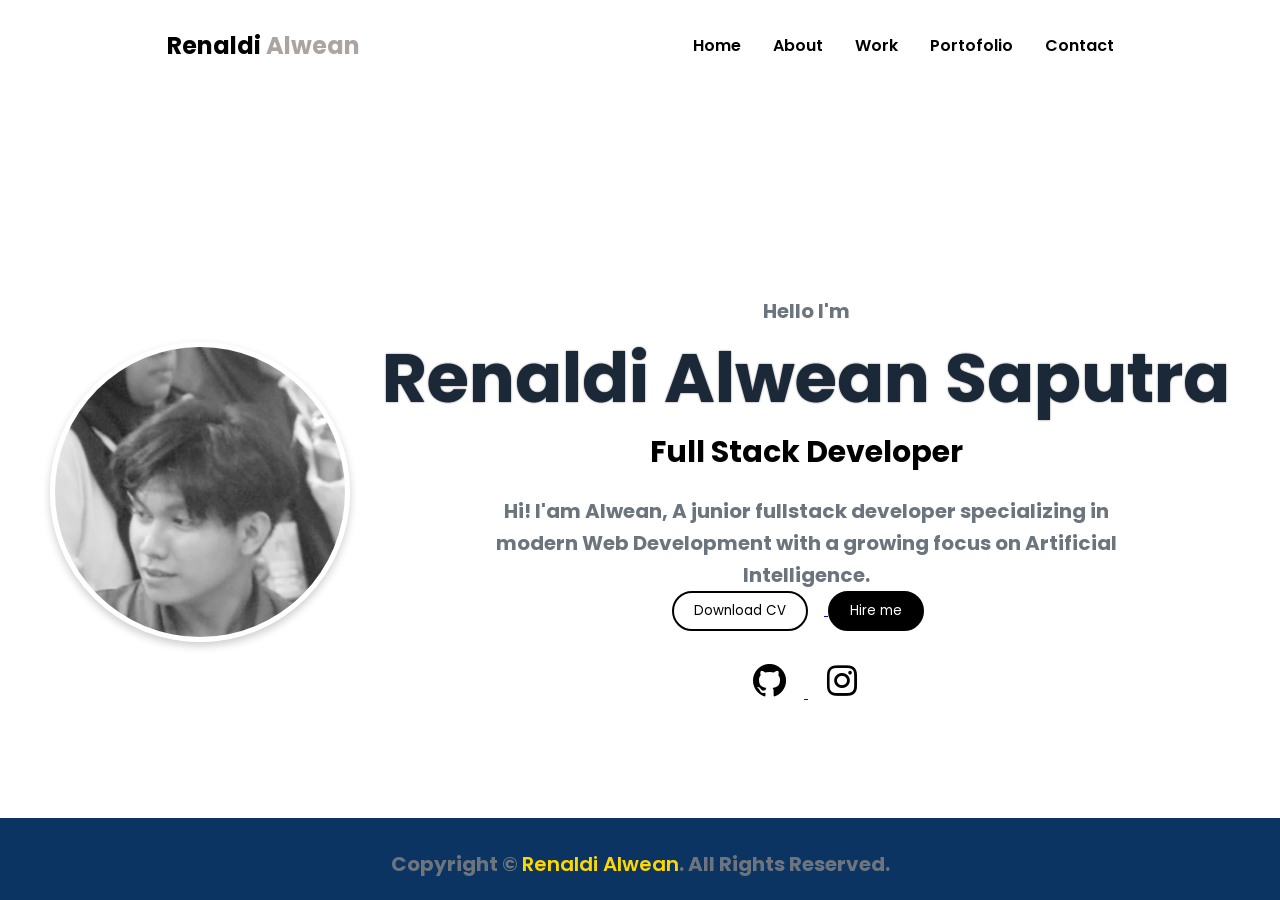
<file: index.html>
<!DOCTYPE html>
<html lang="en">

<head>
    <meta charset="UTF-8">
    <meta name="viewport" content="width=device-width, initial-scale=1.0">
    <title>Portfolio Website</title>
    <link rel="stylesheet" href="style.css">
    <link rel="stylesheet" href="https://unpkg.com/aos@next/dist/aos.css" />
    <link href='https://unpkg.com/boxicons@2.1.4/css/boxicons.min.css' rel='stylesheet'>
</head>
<script src="script.js"></script>

<body>
    <nav>
        <div class="logo">
            <h2 data-aos="zoom-in" data-aos-duration="1200">Renaldi <span>Alwean</span></h2>
        </div>
        <div class="link">
            <ul>
                <li data-aos="fade-up" data-aos-duration="1200" data-aos-delay="200"><a href="index.html">Home</a></li>
                <li data-aos="fade-up" data-aos-duration="1200" data-aos-delay="400"><a href="about.html">About</a></li>
                <li data-aos="fade-up" data-aos-duration="1200" data-aos-delay="600"><a href="work.html">Work</a></li>
                <li data-aos="fade-up" data-aos-duration="1200" data-aos-delay="800"><a
                        href="portofolio.html">Portofolio</a></li>
                <li data-aos="fade-up" data-aos-duration="1200" data-aos-delay="1000"><a href="contact.html">Contact</a>
                </li>
            </ul>
        </div>
    </nav>
    <div class="main">
        <div class="img-term" data-aos="zoom-out-right" data-aos-duration="2500"><img class="men" src="Weanprofil.jpg"
                alt="Weanprofil"></div>
        <div class="main-detail">
            <p data-aos="fade-left" data-aos-duration="1200" data-aos-delay="1200">Hello I'm</p>
            <h1 data-aos="fade-right" data-aos-duration="1200" data-aos-delay="1400">Renaldi Alwean Saputra</h1>
            <h4 data-aos="fade-in" data-aos-duration="1200" data-aos-delay="1600">Full Stack Developer </h4>
            <p class="deskripsiwean" data-aos="fade-in" data-aos-duration="1200" data-aos-delay="1600">
                Hi! I'am Alwean, A junior fullstack developer specializing in modern Web Development with a growing
                focus on Artificial Intelligence.
            </p>

            <div class="btn">
                <a href="CV Renaldi Alwean.pdf" download="Renaldi_Alwean_CV.pdf">
                    <button class="btn-1" data-aos="zoom-in-right" data-aos-duration="1200" data-aos-delay="1800">
                        Download CV
                    </button>
                </a>
                <a href="contact.html">
                    <button class="btn-2" data-aos="zoom-in-left" data-aos-duration="1200" data-aos-delay="1800">
                        Hire me
                    </button>
                </a>

                <div class="social">
                    <a href="https://github.com/RAlwean" target="blank">
                        <i class="bx bxl-github" data-aos="zoom-in" data-aos-duration="1200" data-aos-delay="2000"></i>
                    </a>
                    <a href="https://www.instagram.com/Weansylnnt" target="blank">
                        <i class="bx bxl-instagram" data-aos="zoom-in" data-aos-duration="1200"
                            data-aos-delay="2100"></i>
                    </a>
                </div>
            </div>
            <script src="https://unpkg.com/aos@next/dist/aos.js"></script>
            <script>
                AOS.init({ offset: 0 });
            </script>
            <footer class="footer-home">
                <p>Copyright &copy; <span id="year"></span> <strong>Renaldi Alwean</strong>. All Rights Reserved.</p>
            </footer>
            <script src="script.js"></script>
</body>

</html>
</body>

</html>
</file>
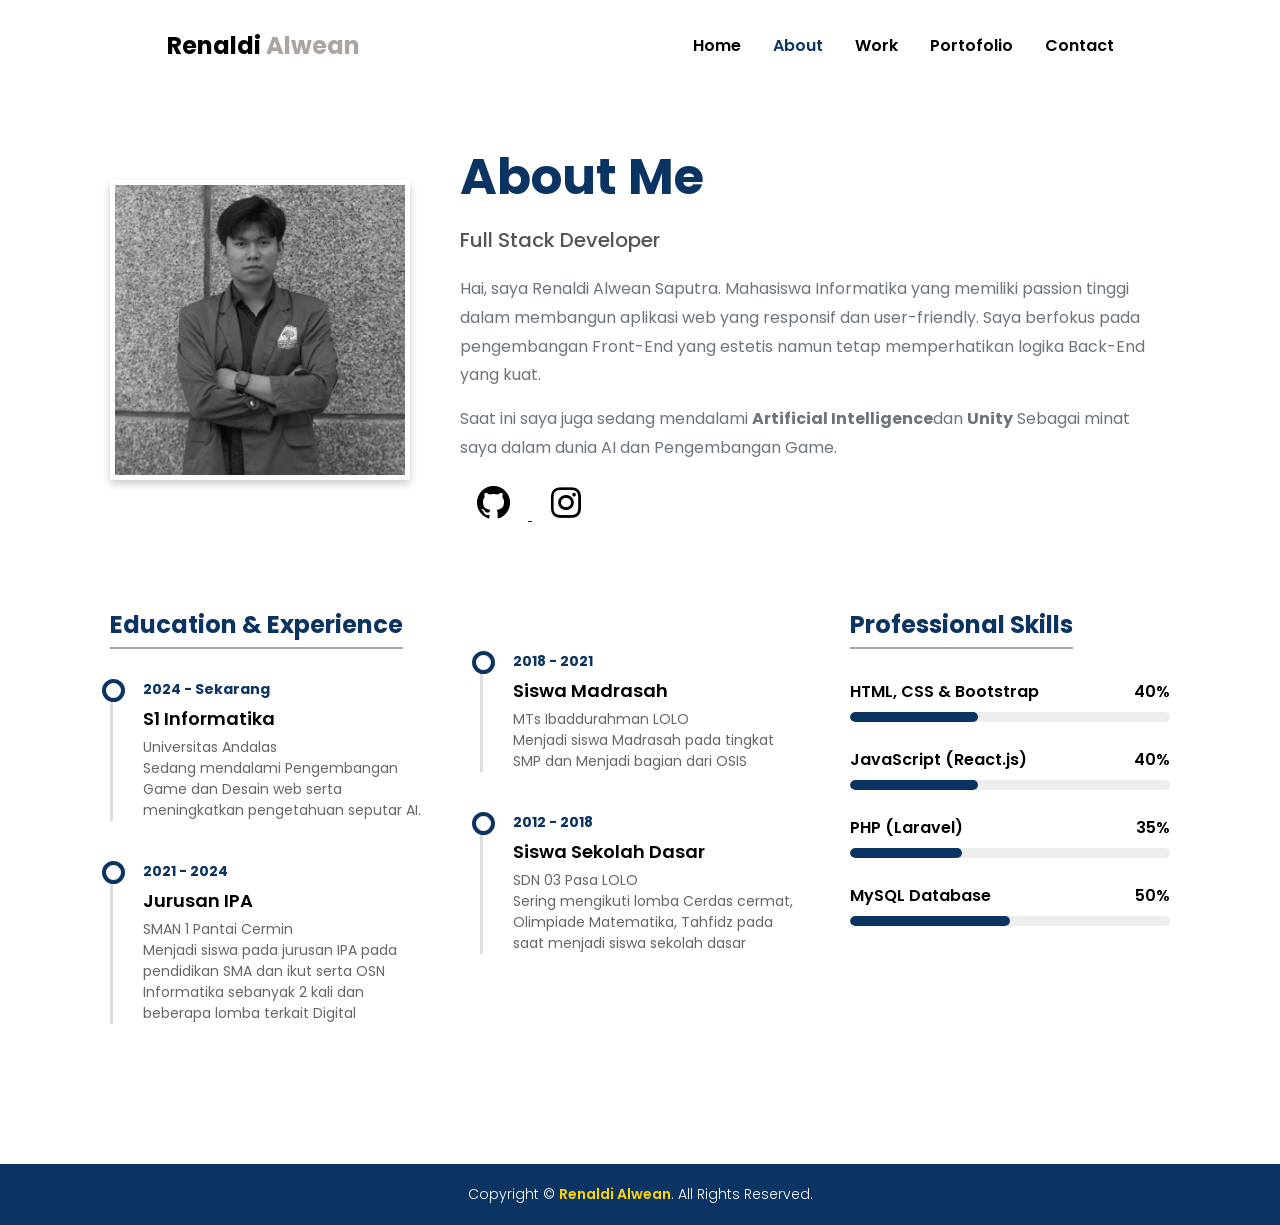
<file: about.html>
<!DOCTYPE html>
<html lang="en">

<head>
    <meta charset="UTF-8">
    <meta name="viewport" content="width=device-width, initial-scale=1.0">
    <title>About - Renaldi Alwean</title>

    <link rel="stylesheet" href="style.css">

    <link rel="stylesheet" href="https://unpkg.com/aos@next/dist/aos.css" />
    <link href='https://unpkg.com/boxicons@2.1.4/css/boxicons.min.css' rel='stylesheet'>
</head>

<body>

    <script src="script.js"></script>

    <nav>
        <div class="logo">
            <h2 data-aos="zoom-in" data-aos-duration="1200">Renaldi <span>Alwean</span></h2>
        </div>
        <div class="link">
            <ul>
                <li data-aos="fade-up" data-aos-duration="1200" data-aos-delay="200"><a href="index.html">Home</a></li>
                <li data-aos="fade-up" data-aos-duration="1200" data-aos-delay="400"><a href="about.html"
                        style="color: rgb(12, 52, 99);">About</a></li>
                <li data-aos="fade-up" data-aos-duration="1200" data-aos-delay="600"><a href="work.html">Work</a></li>
                <li data-aos="fade-up" data-aos-duration="1200" data-aos-delay="800"><a
                        href="portofolio.html">Portofolio</a></li>
                <li data-aos="fade-up" data-aos-duration="1200" data-aos-delay="1000"><a href="contact.html">Contact</a>
                </li>
            </ul>
        </div>
    </nav>

    <div class="about-container">

        <div class="about-header">
            <div data-aos="fade-right" data-aos-duration="1200">
                <img class="fotoabout" src="aboutwean.jpg" alt="Renaldi Alwean">
            </div>

            <div class="about-text">
                <h1 data-aos="fade-left" data-aos-duration="1200">About Me</h1>
                <h4 data-aos="fade-left" data-aos-duration="1200" data-aos-delay="200">Full Stack Developer</h4>

                <p data-aos="fade-up" data-aos-duration="1200" data-aos-delay="400">
                    Hai, saya Renaldi Alwean Saputra. Mahasiswa Informatika yang memiliki passion tinggi dalam membangun
                    aplikasi web yang responsif dan user-friendly.
                    Saya berfokus pada pengembangan Front-End yang estetis namun tetap memperhatikan logika Back-End
                    yang kuat.
                </p>
                <p data-aos="fade-up" data-aos-duration="1200" data-aos-delay="500">
                    Saat ini saya juga sedang mendalami <strong>Artificial Intelligence</strong>dan
                    <strong>Unity</strong> Sebagai minat saya dalam dunia AI dan Pengembangan Game.
                </p>

                <div class="social" style="margin-top: 20px;">
                    <a href="https://github.com/RAlwean" target="_blank">
                        <i class="bx bxl-github" data-aos="zoom-in" data-aos-delay="600"></i>
                    </a>
                    <a href="https://www.instagram.com/Weansylnnt" target="_blank">
                        <i class="bx bxl-instagram" data-aos="zoom-in" data-aos-delay="700"></i>
                    </a>
                </div>
            </div>
        </div>

        <div class="resume-section">

            <div class="resume-col" data-aos="fade-up" data-aos-duration="1200">
                <h2 class="section-title">Education & Experience</h2>

                <div class="timeline-box">
                    <span class="timeline-year">2024 - Sekarang</span>
                    <div class="timeline-degree">S1 Informatika</div>
                    <div class="timeline-uni">Universitas Andalas</div>
                    <p style="font-size: 14px; color: #666;">Sedang mendalami Pengembangan Game dan Desain web serta
                        meningkatkan pengetahuan seputar AI.</p>
                </div>

                <div class="timeline-box">
                    <span class="timeline-year">2021 - 2024</span>
                    <div class="timeline-degree">Jurusan IPA</div>
                    <div class="timeline-uni">SMAN 1 Pantai Cermin</div>
                    <p style="font-size: 14px; color: #666;">Menjadi siswa pada jurusan IPA pada pendidikan SMA dan ikut
                        serta OSN Informatika sebanyak 2 kali dan beberapa lomba terkait Digital</p>
                </div>
            </div>
            <div class="resume-col" data-aos="fade-up" data-aos-duration="1200">
                <h3 class="section-title"></h3>
                <div class="timeline-box">
                    <span class="timeline-year">2018 - 2021</span>
                    <div class="timeline-degree">Siswa Madrasah</div>
                    <div class="timeline-uni">MTs Ibaddurahman LOLO</div>
                    <p style="font-size: 14px; color: #666;">Menjadi siswa Madrasah pada tingkat SMP dan Menjadi bagian
                        dari OSIS </p>
                </div>

                <div class="timeline-box">
                    <span class="timeline-year">2012 - 2018</span>
                    <div class="timeline-degree">Siswa Sekolah Dasar</div>
                    <div class="timeline-uni">SDN 03 Pasa LOLO</div>
                    <p style="font-size: 14px; color: #666;">Sering mengikuti lomba Cerdas cermat, Olimpiade Matematika,
                        Tahfidz pada saat menjadi siswa sekolah dasar</p>
                </div>
            </div>

            <div class="resume-col" data-aos="fade-up" data-aos-duration="1200" data-aos-delay="200">
                <h2 class="section-title">Professional Skills</h2>

                <div class="skill-item">
                    <div class="skill-info">
                        <span>HTML, CSS & Bootstrap</span>
                        <span>40%</span>
                    </div>
                    <div class="progress-bg">
                        <div class="progress-fill" style="width: 40%;"></div>
                    </div>
                </div>

                <div class="skill-item">
                    <div class="skill-info">
                        <span>JavaScript (React.js)</span>
                        <span>40%</span>
                    </div>
                    <div class="progress-bg">
                        <div class="progress-fill" style="width: 40%;"></div>
                    </div>
                </div>

                <div class="skill-item">
                    <div class="skill-info">
                        <span>PHP (Laravel)</span>
                        <span>35%</span>
                    </div>
                    <div class="progress-bg">
                        <div class="progress-fill" style="width: 35%;"></div>
                    </div>
                </div>

                <div class="skill-item">
                    <div class="skill-info">
                        <span>MySQL Database</span>
                        <span>50%</span>
                    </div>
                    <div class="progress-bg">
                        <div class="progress-fill" style="width: 50%;"></div>
                    </div>
                </div>
            </div>

        </div>
    </div>

    <script src="https://unpkg.com/aos@next/dist/aos.js"></script>
    <script>
        AOS.init({ offset: 50 });
    </script>
    <footer>
        <p>Copyright &copy; <span id="year"></span> <strong>Renaldi Alwean</strong>. All Rights Reserved.</p>
    </footer>
    <script src="script.js"></script>
</body>

</html>
</body>

</html>
</file>
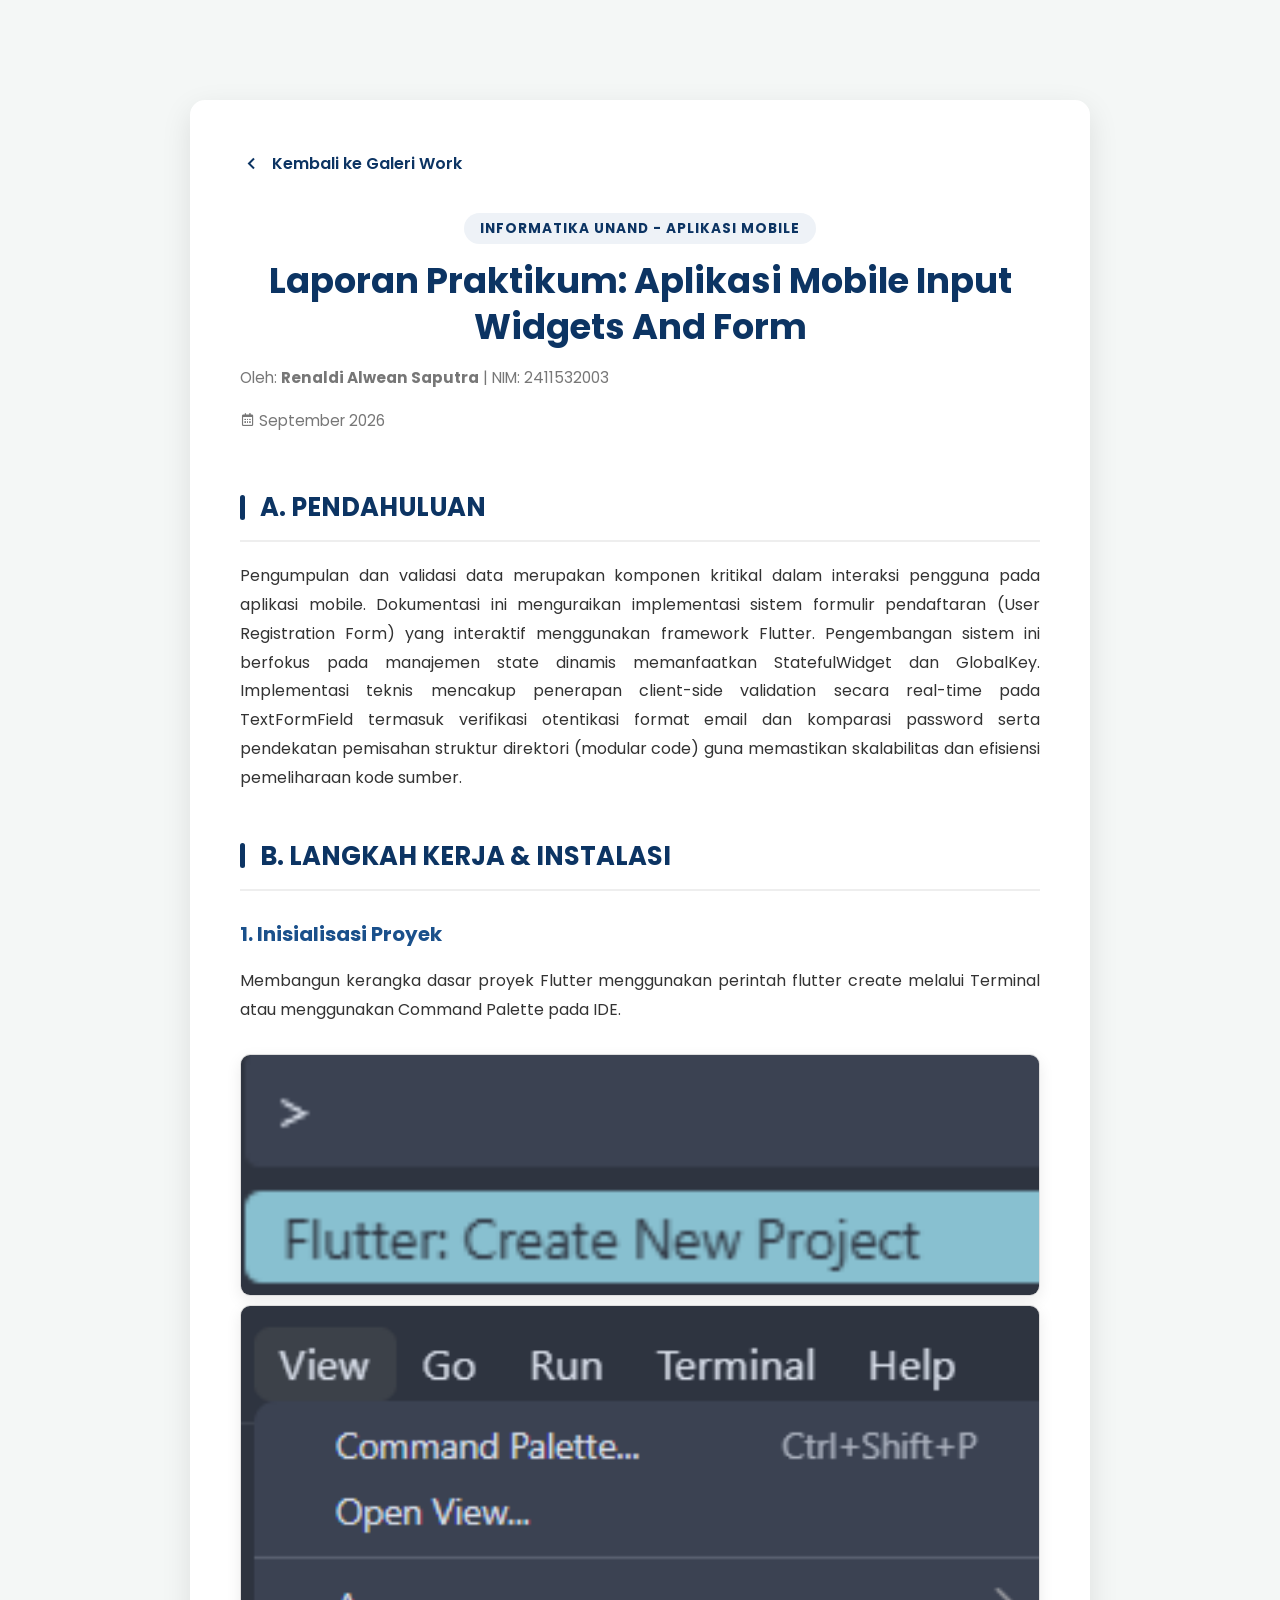
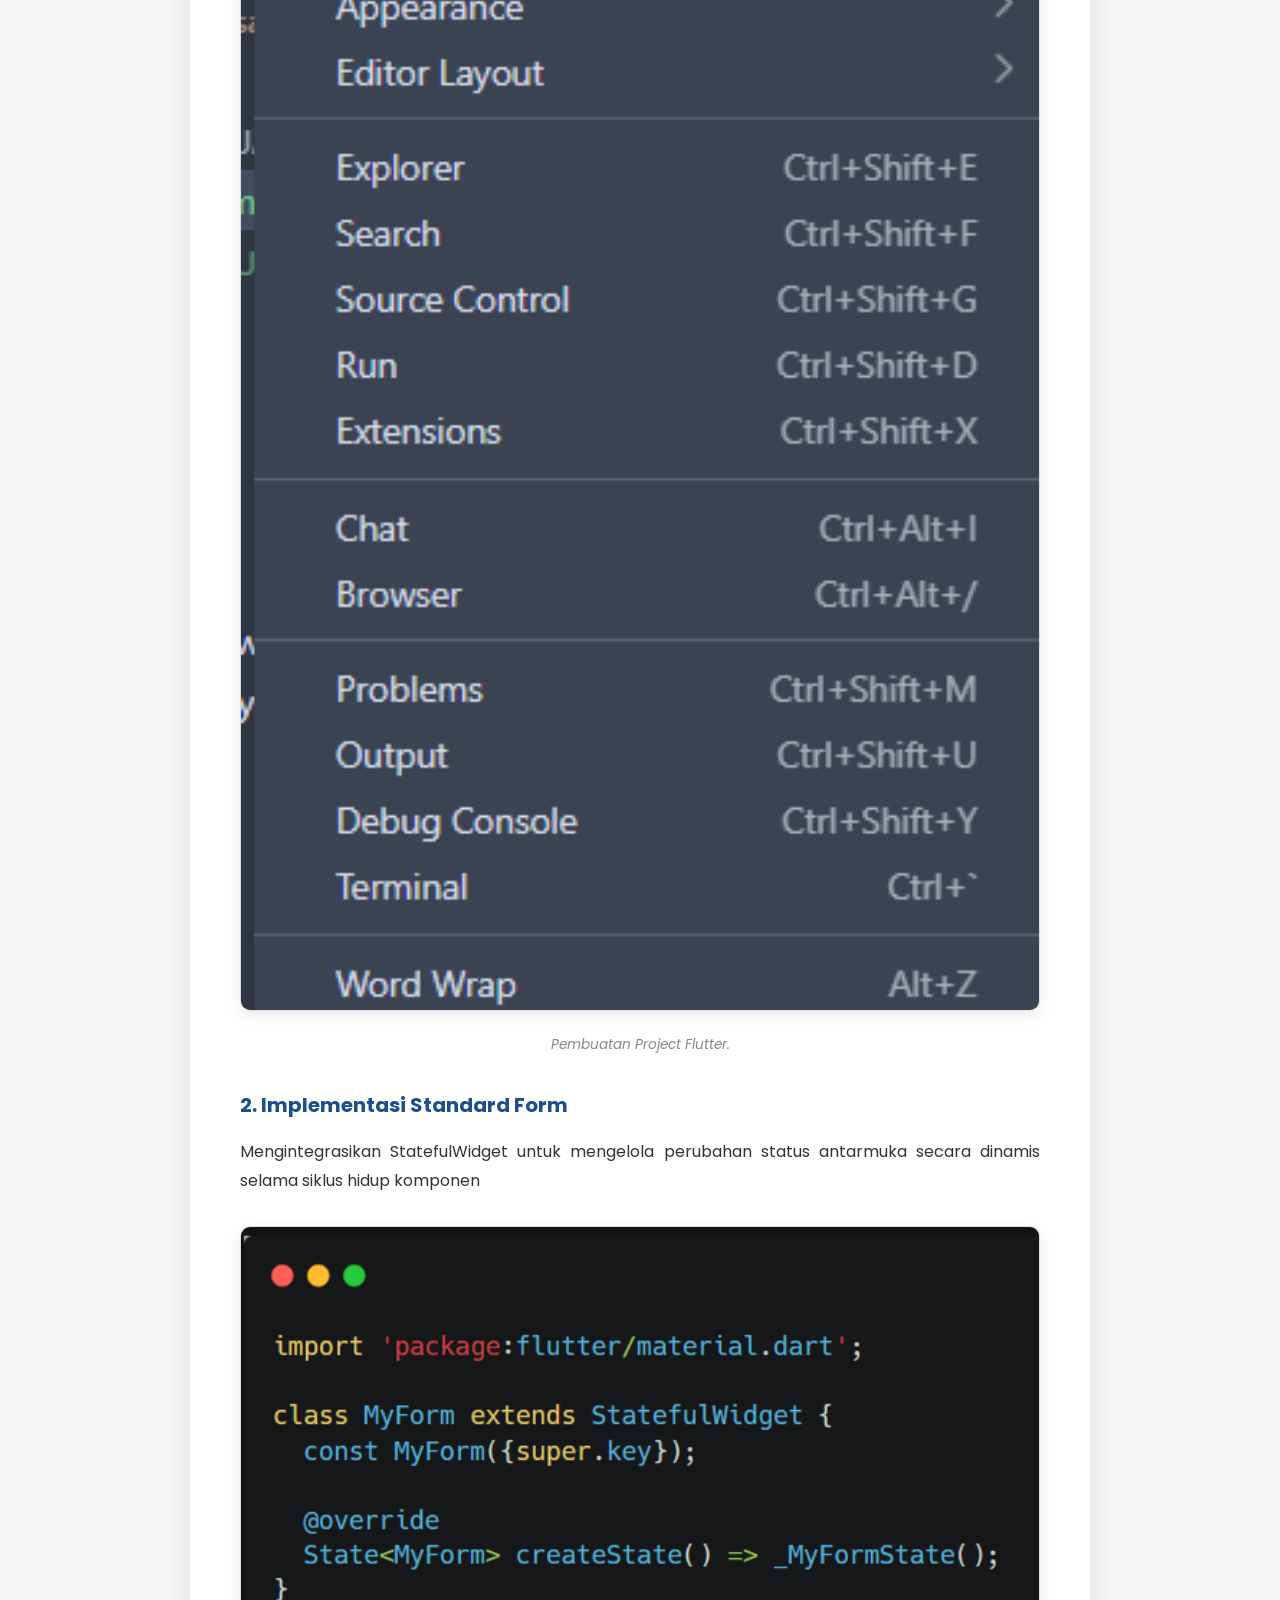
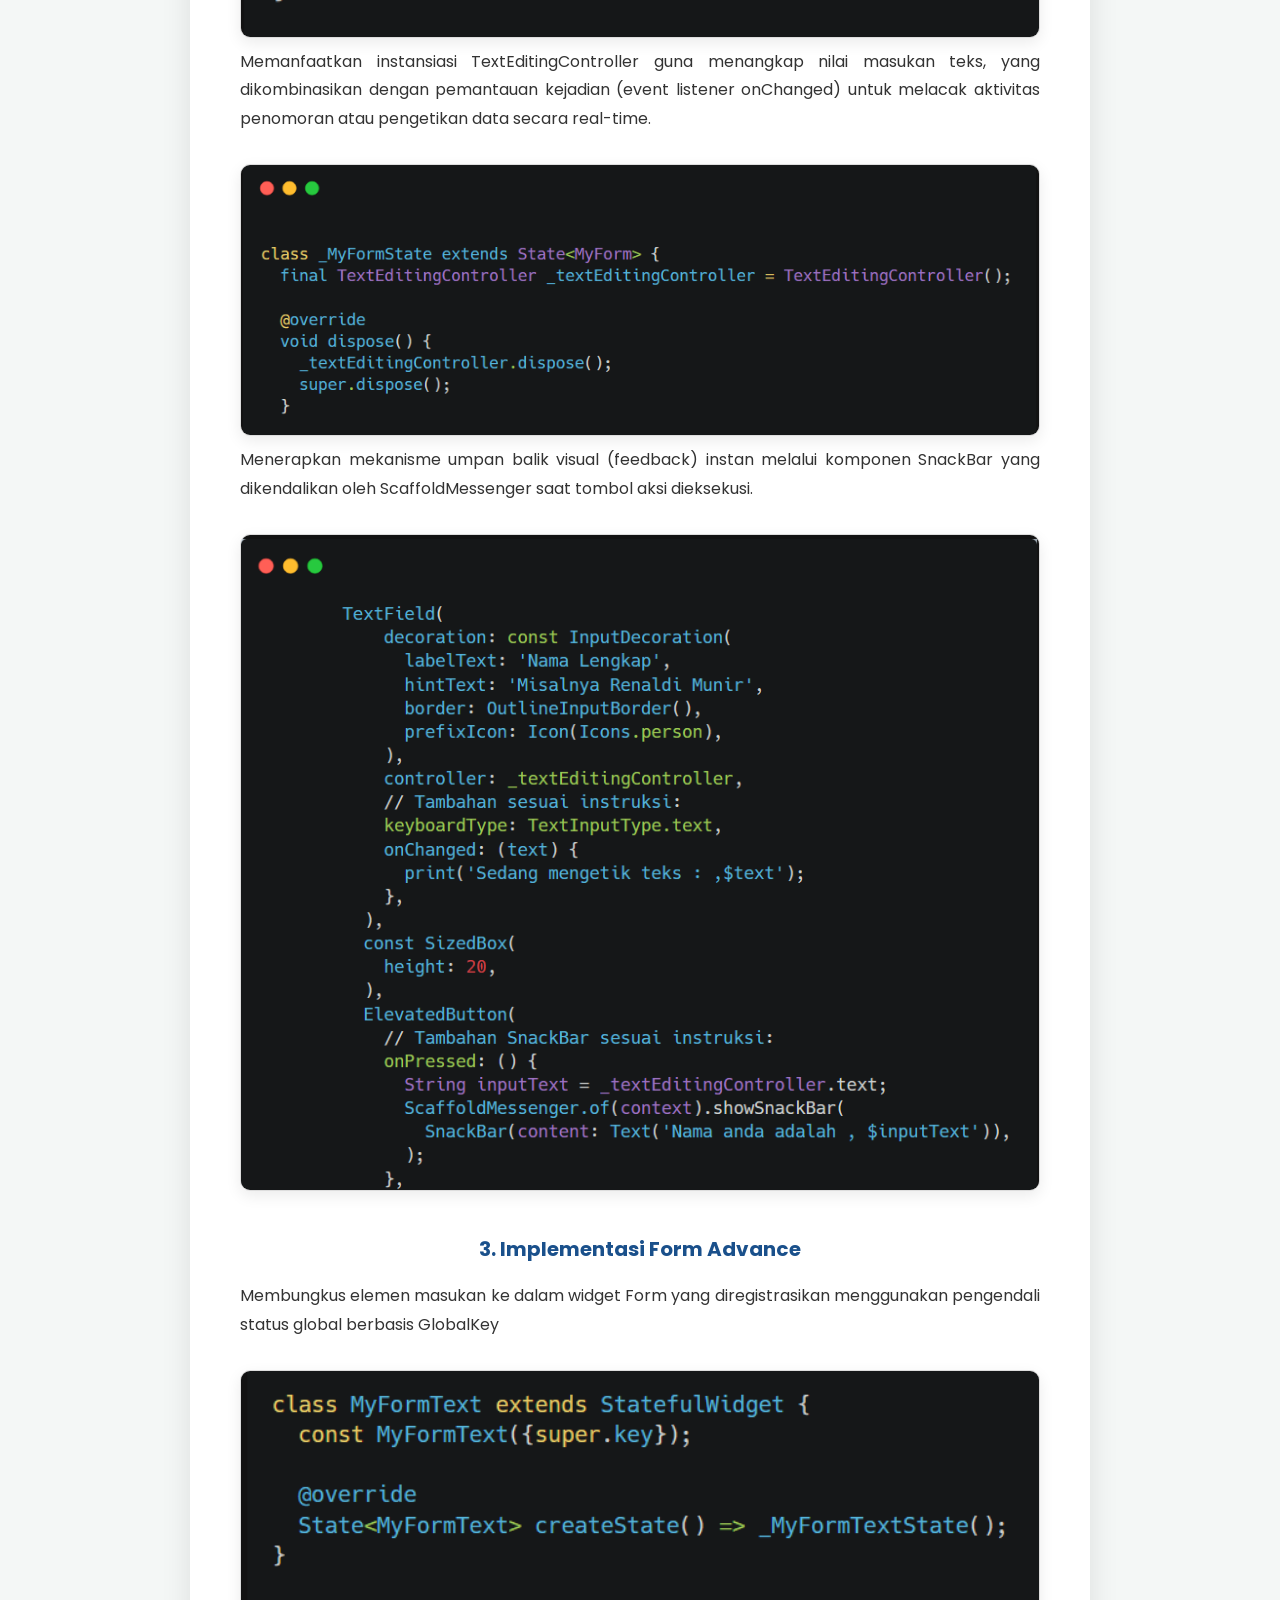
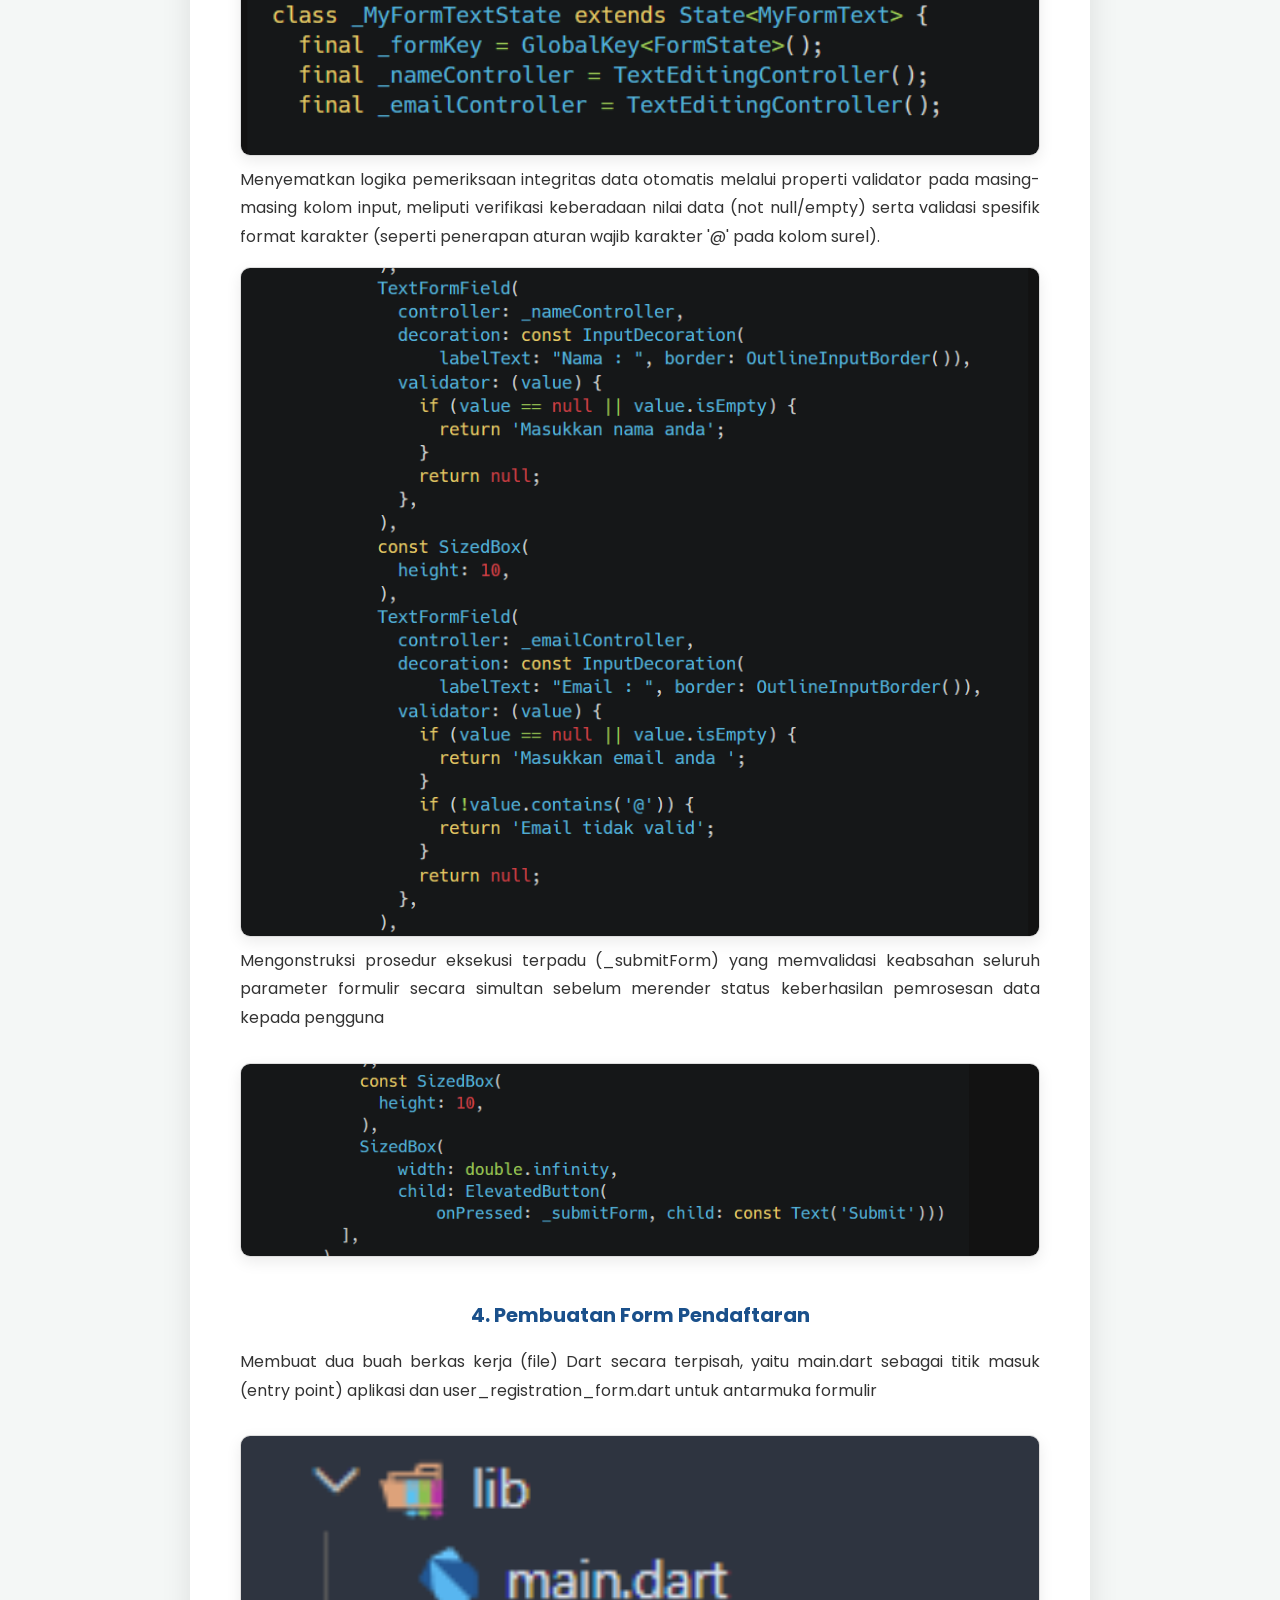
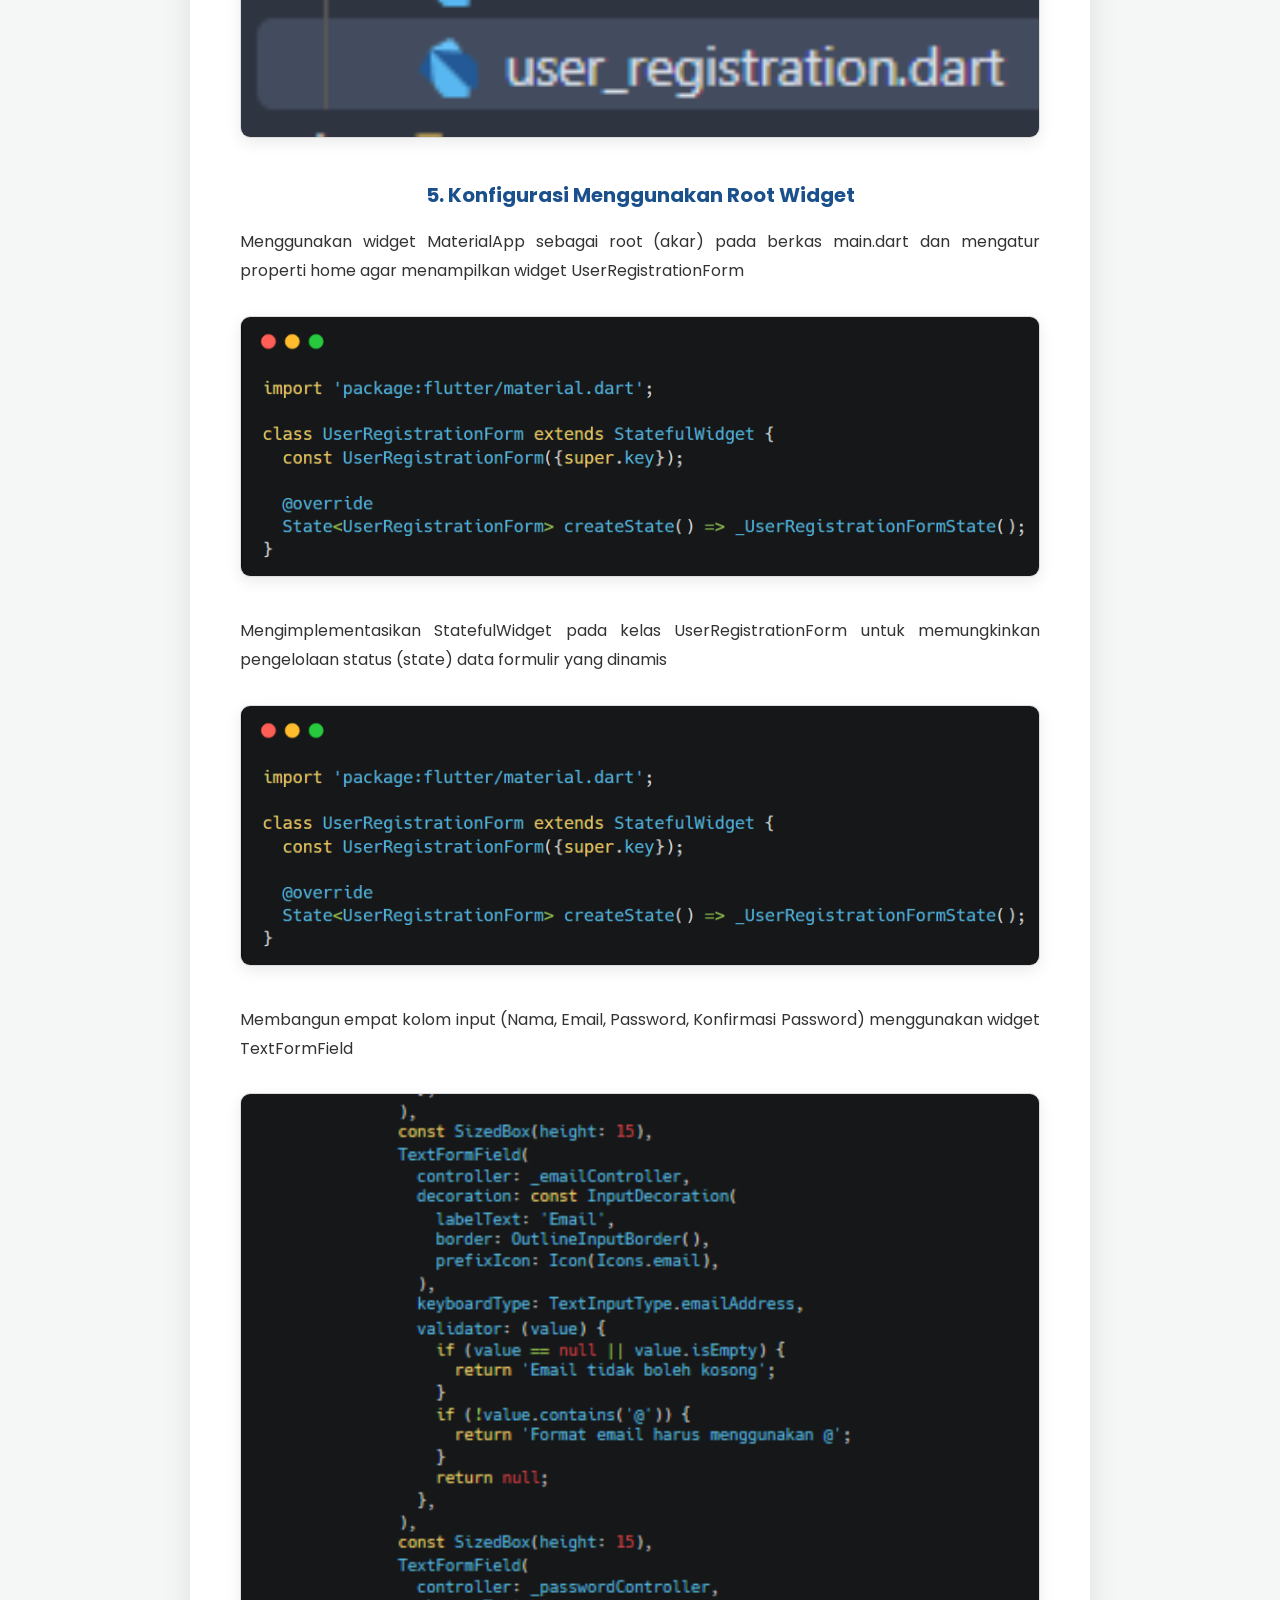
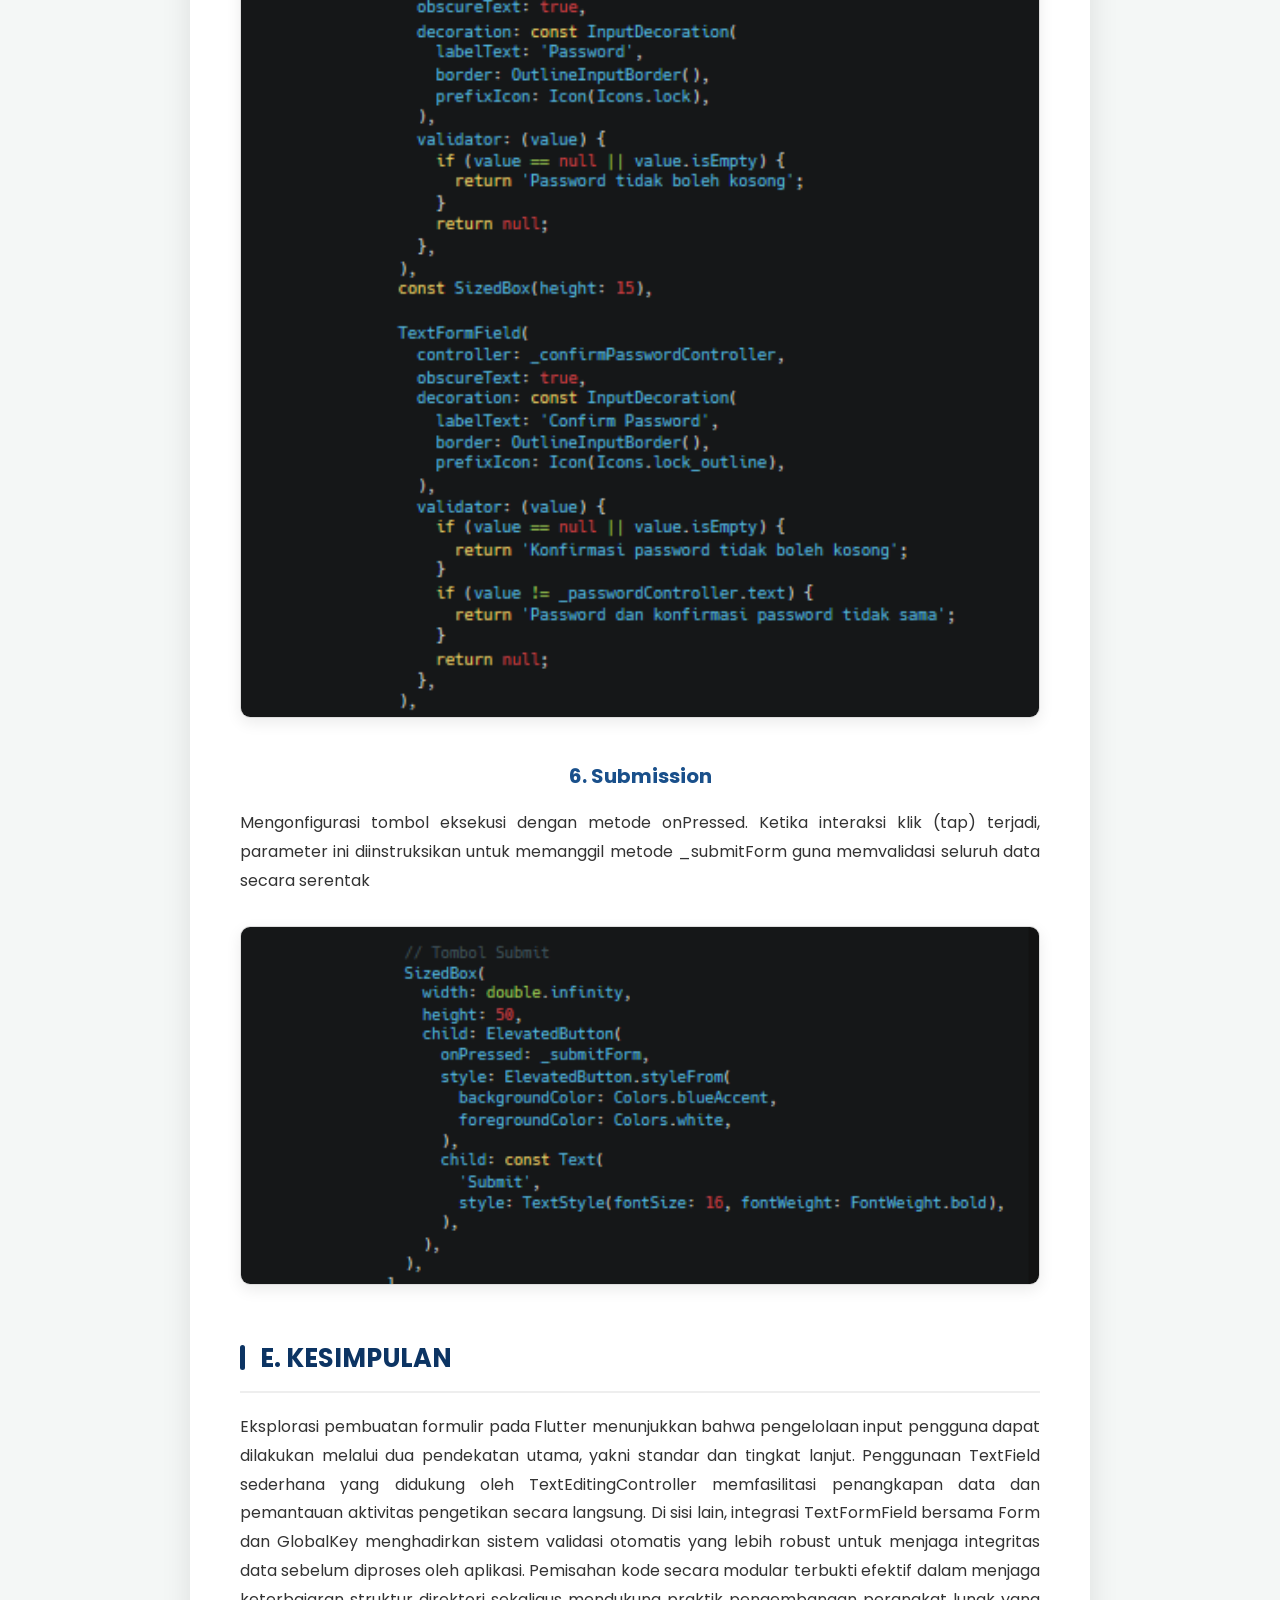
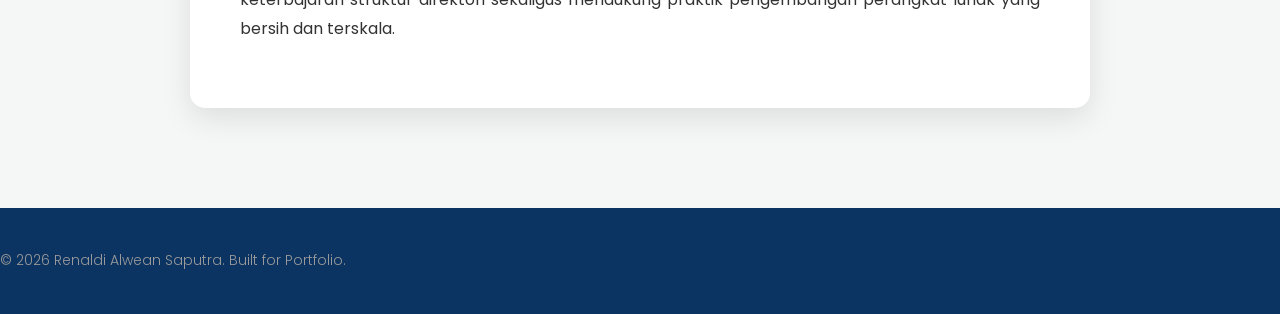
<file: AplikasiMobile.html>
<!DOCTYPE html>
<html lang="id">
<head>
    <meta charset="UTF-8">
    <meta name="viewport" content="width=device-width, initial-scale=1.0">
    <title>Aplikasi Mobile - Input Widgets and Basic Form</title>
    <link rel="stylesheet" href="style.css">
    <link rel="stylesheet" href="https://unpkg.com/aos@next/dist/aos.css" />
    <link href='https://unpkg.com/boxicons@2.1.4/css/boxicons.min.css' rel='stylesheet'>
    <style>
        :root {
            --primary-color: #0c3463;
            --secondary-color: #1a508b;
            --text-color: #333;
            --bg-color: #f4f7f6;
            --white: #ffffff;
        }

        * {
            margin: 0;
            padding: 0;
            box-sizing: border-box;
            font-family: 'Poppins', sans-serif;
        }

        body {
            background-color: var(--bg-color);
            color: var(--text-color);
            line-height: 1.8;
        }

        /* Container Utama */
        .report-container {
            max-width: 900px;
            margin: 100px auto;
            background: var(--white);
            padding: 50px;
            border-radius: 15px;
            box-shadow: 0 10px 30px rgba(0,0,0,0.1);
        }
        .back-nav {
            margin-bottom: 30px;
        }

        .back-link {
            display: inline-flex;
            align-items: center;
            text-decoration: none;
            color: var(--primary-color);
            font-weight: 600;
            transition: 0.3s;
        }

        .back-link i {
            font-size: 1.5rem;
            margin-right: 8px;
        }

        .back-link:hover {
            transform: translateX(-5px);
        }
        header {
            text-align: center;
            margin-bottom: 50px;
        }

        .badge-dept {
            background: #eef2f7;
            color: var(--primary-color);
            padding: 6px 16px;
            border-radius: 50px;
            font-size: 0.85rem;
            font-weight: 700;
            text-transform: uppercase;
            letter-spacing: 1px;
        }

        header h1 {
            font-size: 2.2rem;
            color: var(--primary-color);
            margin: 15px 0;
            line-height: 1.3;
        }

        .meta-info {
            color: #777;
            font-size: 0.95rem;
        }
        h2 {
            color: var(--primary-color);
            font-size: 1.6rem;
            margin: 40px 0 20px;
            padding-bottom: 10px;
            border-bottom: 2px solid #eee;
            display: flex;
            align-items: center;
        }

        h2::before {
            content: '';
            width: 5px;
            height: 25px;
            background: var(--primary-color);
            margin-right: 15px;
            border-radius: 10px;
        }

        h3 {
            font-size: 1.25rem;
            margin: 25px 0 15px;
            color: var(--secondary-color);
        }

        p {
            margin-bottom: 15px;
            text-align: justify;
        }

        ul, ol {
            margin-bottom: 20px;
            padding-left: 25px;
        }

        li {
            margin-bottom: 10px;
        }
        .img-box {
            margin: 30px 0;
            text-align: center;
        }

        .img-box img {
            width: 100%;
            height: auto;
            border-radius: 10px;
            border: 1px solid #ddd;
            box-shadow: 0 5px 15px rgba(0,0,0,0.08);
            transition: 0.3s ease;
        }

        .img-box img:hover {
            transform: scale(1.01);
        }

        .caption {
            display: block;
            margin-top: 12px;
            font-size: 0.85rem;
            color: #888;
            font-style: italic;
        }

        /* Code Block */
        .code-snippet {
            background: #282c34;
            color: #abb2bf;
            padding: 20px;
            border-radius: 8px;
            font-family: 'Fira Code', 'Courier New', monospace;
            font-size: 0.9rem;
            margin: 20px 0;
            overflow-x: auto;
            position: relative;
        }

        .code-header {
            position: absolute;
            top: 0;
            right: 0;
            background: #3e4451;
            padding: 2px 10px;
            font-size: 0.7rem;
            border-radius: 0 8px 0 8px;
            color: #fff;
        }

        /* Footer */
        footer {
            text-align: center;
            padding: 40px 0;
            color: #999;
            font-size: 0.9rem;
        }

        /* Animation class */
        [data-aos] {
            pointer-events: none;
        }
        .aos-animate {
            pointer-events: auto;
        }

        @media (max-width: 768px) {
            .report-container {
                margin: 20px;
                padding: 25px;
            }
            header h1 {
                font-size: 1.8rem;
            }
        }
    </style>
</head>
<body>

    <div class="report-container" data-aos="fade-up">
        <div class="back-nav">
            <a href="work.html" class="back-link">
                <i class='bx bx-chevron-left'></i> Kembali ke Galeri Work
            </a>
        </div>

        <header>
            <span class="badge-dept">Informatika UNAND - Aplikasi Mobile</span>
            <h1>Laporan Praktikum: Aplikasi Mobile Input Widgets And Form</h1>
            <div class="meta-info">
                <p>Oleh: <strong>Renaldi Alwean Saputra</strong> | NIM: 2411532003</p>
                <p><i class='bx bx-calendar'></i> September 2026</p>
            </div>
        </header>

        <section id="pendahuluan">
            <h2>A. PENDAHULUAN</h2>
            <p>Pengumpulan dan validasi data merupakan komponen kritikal dalam interaksi pengguna pada aplikasi mobile. Dokumentasi ini menguraikan implementasi sistem formulir pendaftaran (User Registration Form) yang interaktif menggunakan framework Flutter.

Pengembangan sistem ini berfokus pada manajemen state dinamis memanfaatkan StatefulWidget dan GlobalKey<FormState>. Implementasi teknis mencakup penerapan client-side validation secara real-time pada TextFormField termasuk verifikasi otentikasi format email dan komparasi password serta pendekatan pemisahan struktur direktori (modular code) guna memastikan skalabilitas dan efisiensi pemeliharaan kode sumber.</p>
        </section>

        <section id="langkah-kerja">
            <h2>B. LANGKAH KERJA & INSTALASI</h2>
            
            <h3>1. Inisialisasi Proyek</h3>
            <p>Membangun kerangka dasar proyek Flutter menggunakan perintah flutter create melalui Terminal atau menggunakan Command Palette pada IDE.</p>

            <div class="img-box">
                <img src="Screenshot 2026-09-13 202952.png" alt="Instalasi flutter project">
                <img src="Screenshot 2026-09-13 203000.png" alt="Instalasi flutter project">
                <span class="caption">Pembuatan Project Flutter.</span>
            </div>

            <h3>2. Implementasi Standard Form </h3>
            <p>Mengintegrasikan StatefulWidget untuk mengelola perubahan status antarmuka secara dinamis selama siklus hidup komponen</p>
            
            <div class="img-box">
                <img src="Screenshot 2026-09-13 205150.png" alt="">
            <p>Memanfaatkan instansiasi TextEditingController guna menangkap nilai masukan teks, yang dikombinasikan dengan pemantauan kejadian (event listener onChanged) untuk melacak aktivitas penomoran atau pengetikan data secara real-time.</p>
            
            <div class="img-box">
                <img src="Screenshot 2026-09-13 205209.png" alt="">
                <p>Menerapkan mekanisme umpan balik visual (feedback) instan melalui komponen SnackBar yang dikendalikan oleh ScaffoldMessenger saat tombol aksi dieksekusi.</p>
            
            <div class="img-box">
                <img src="Screenshot 2026-09-13 205315.png" alt="">
            </div>

            <h3>3. Implementasi Form Advance</h3>
            <p>Membungkus elemen masukan ke dalam widget Form yang diregistrasikan menggunakan pengendali status global berbasis GlobalKey</p>

            <div class="img-box">
                <img src="Screenshot 2026-09-13 205450.png" alt="">
            <p>Menyematkan logika pemeriksaan integritas data otomatis melalui properti validator pada masing-masing kolom input, meliputi verifikasi keberadaan nilai data (not null/empty) serta validasi spesifik format karakter (seperti penerapan aturan wajib karakter '@' pada kolom surel).</p>
                <img src="Screenshot 2026-09-13 205529.png" alt="">
                <p>Mengonstruksi prosedur eksekusi terpadu (_submitForm) yang memvalidasi keabsahan seluruh parameter formulir secara simultan sebelum merender status keberhasilan pemrosesan data kepada pengguna</p>

            <div class="img-box">
                <img src="Screenshot 2026-09-13 205553.png" alt="">
            </div>

            <h3>4. Pembuatan Form Pendaftaran</h3>
            <p>Membuat dua buah berkas kerja (file) Dart secara terpisah, yaitu main.dart sebagai titik masuk (entry point) aplikasi dan user_registration_form.dart untuk antarmuka formulir</p>

             <div class="img-box">
                <img src="Screenshot 2026-09-13 205647.png" alt="">
            </div>

            <h3>5. Konfigurasi Menggunakan Root Widget</h3>
            <p> Menggunakan widget MaterialApp sebagai root (akar) pada berkas main.dart dan mengatur properti home agar menampilkan widget UserRegistrationForm</p>
            <div class="img-box">
                <img src="Screenshot 2026-09-13 205711.png" alt="">
            </div>
            <p>Mengimplementasikan StatefulWidget pada kelas UserRegistrationForm untuk memungkinkan pengelolaan status (state) data formulir yang dinamis</p>
            <div class="img-box">
                <img src="Screenshot 2026-09-13 205711.png" alt="">
            </div>
            <p>Membangun empat kolom input (Nama, Email, Password, Konfirmasi Password) menggunakan widget TextFormField</p>
              <div class="img-box">
                <img src="Screenshot 2026-09-13 205845.png" alt="">
            </div>

            <h3>6. Submission</h3>
            <p>Mengonfigurasi tombol eksekusi dengan metode onPressed. Ketika interaksi klik (tap) terjadi, parameter ini diinstruksikan untuk memanggil metode _submitForm guna memvalidasi seluruh data secara serentak</p>
            <div class="img-box">
                <img src="Screenshot 2026-09-13 205855.png" alt="Instalasi XAMPP">
            </div>
        </section>

        <section id="kesimpulan">
            <h2>E. KESIMPULAN</h2>
            <p>Eksplorasi pembuatan formulir pada Flutter menunjukkan bahwa pengelolaan input pengguna dapat dilakukan melalui dua pendekatan utama, yakni standar dan tingkat lanjut. Penggunaan TextField sederhana yang didukung oleh TextEditingController memfasilitasi penangkapan data dan pemantauan aktivitas pengetikan secara langsung. Di sisi lain, integrasi TextFormField bersama Form dan GlobalKey<FormState> menghadirkan sistem validasi otomatis yang lebih robust untuk menjaga integritas data sebelum diproses oleh aplikasi. Pemisahan kode secara modular terbukti efektif dalam menjaga keterbajaran struktur direktori sekaligus mendukung praktik pengembangan perangkat lunak yang bersih dan terskala.</section>
    </div>

    <footer>
        <p>&copy; 2026 Renaldi Alwean Saputra. Built for Portfolio.</p>
    </footer>

    <script src="https://unpkg.com/aos@next/dist/aos.js"></script>
    <script>
        AOS.init({
            duration: 800,
            offset: 150,
            once: true
        });
    </script>
</body>
</html>
</file>
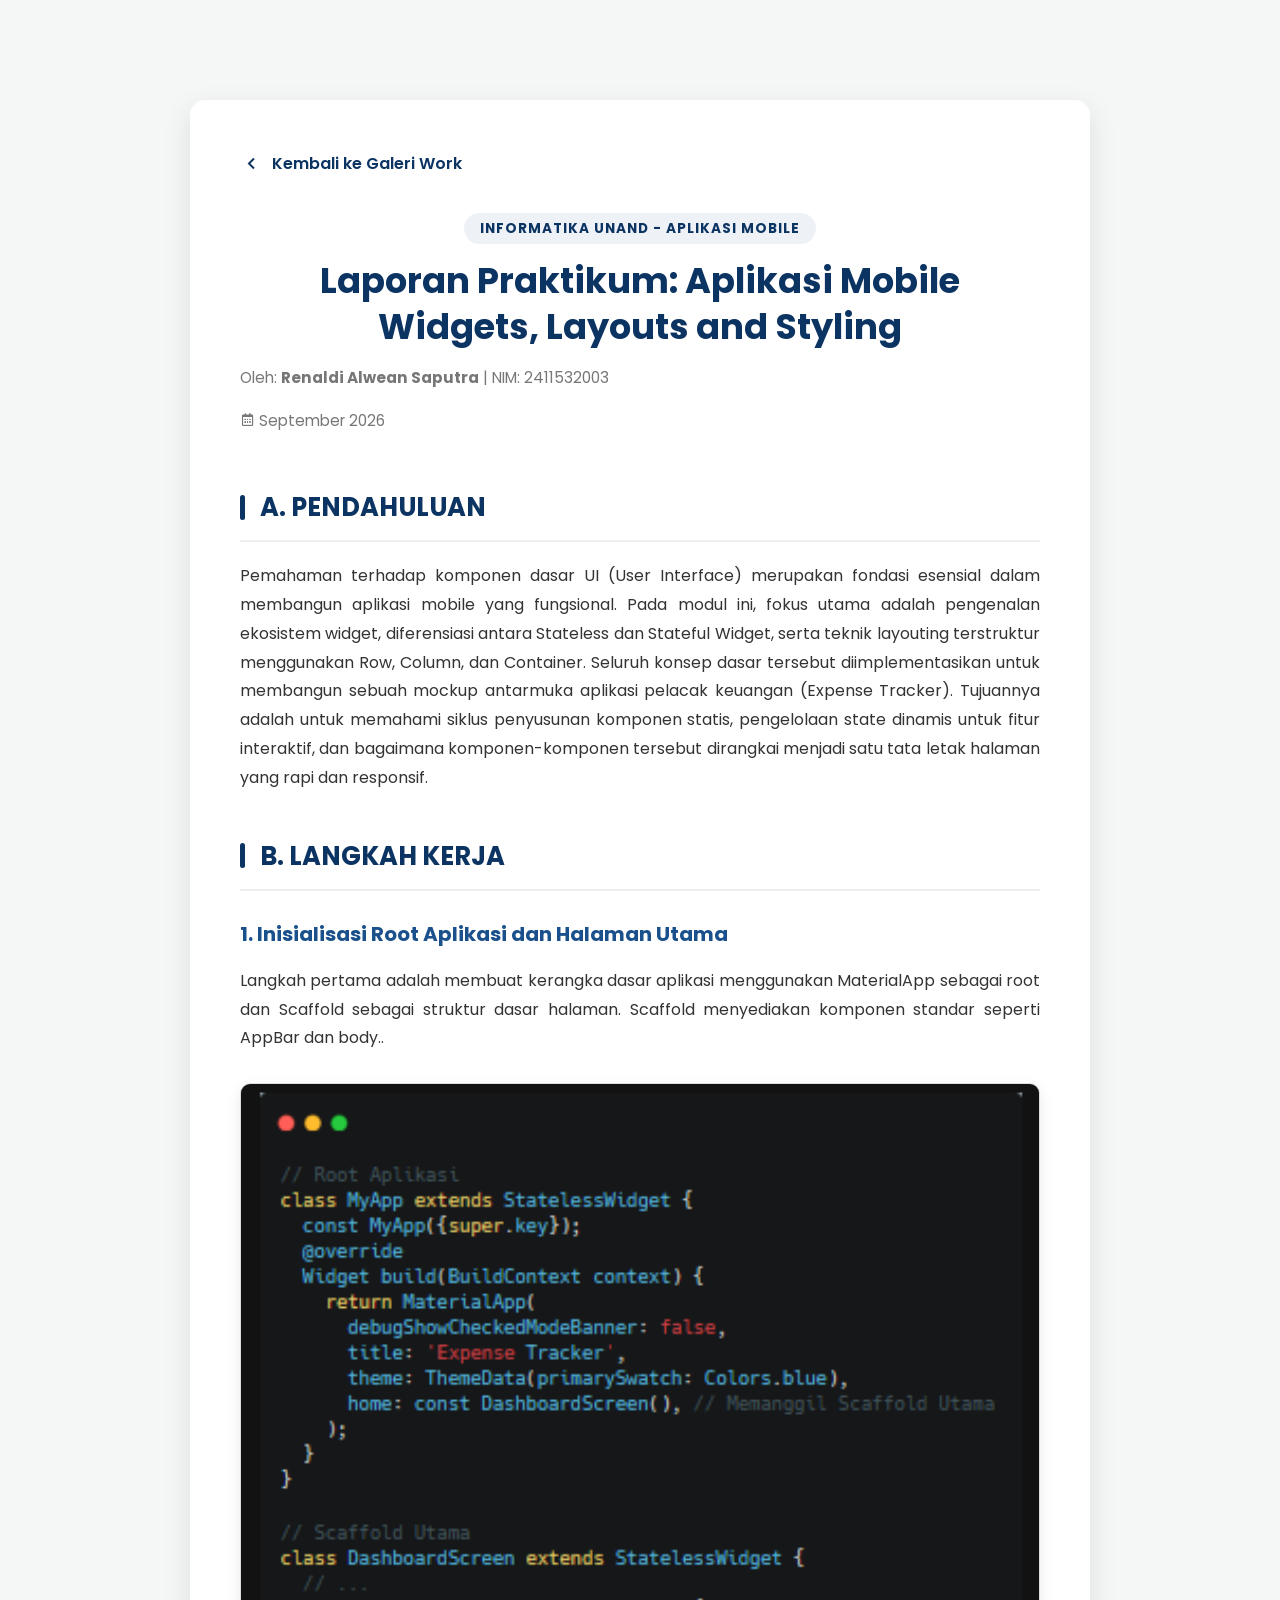
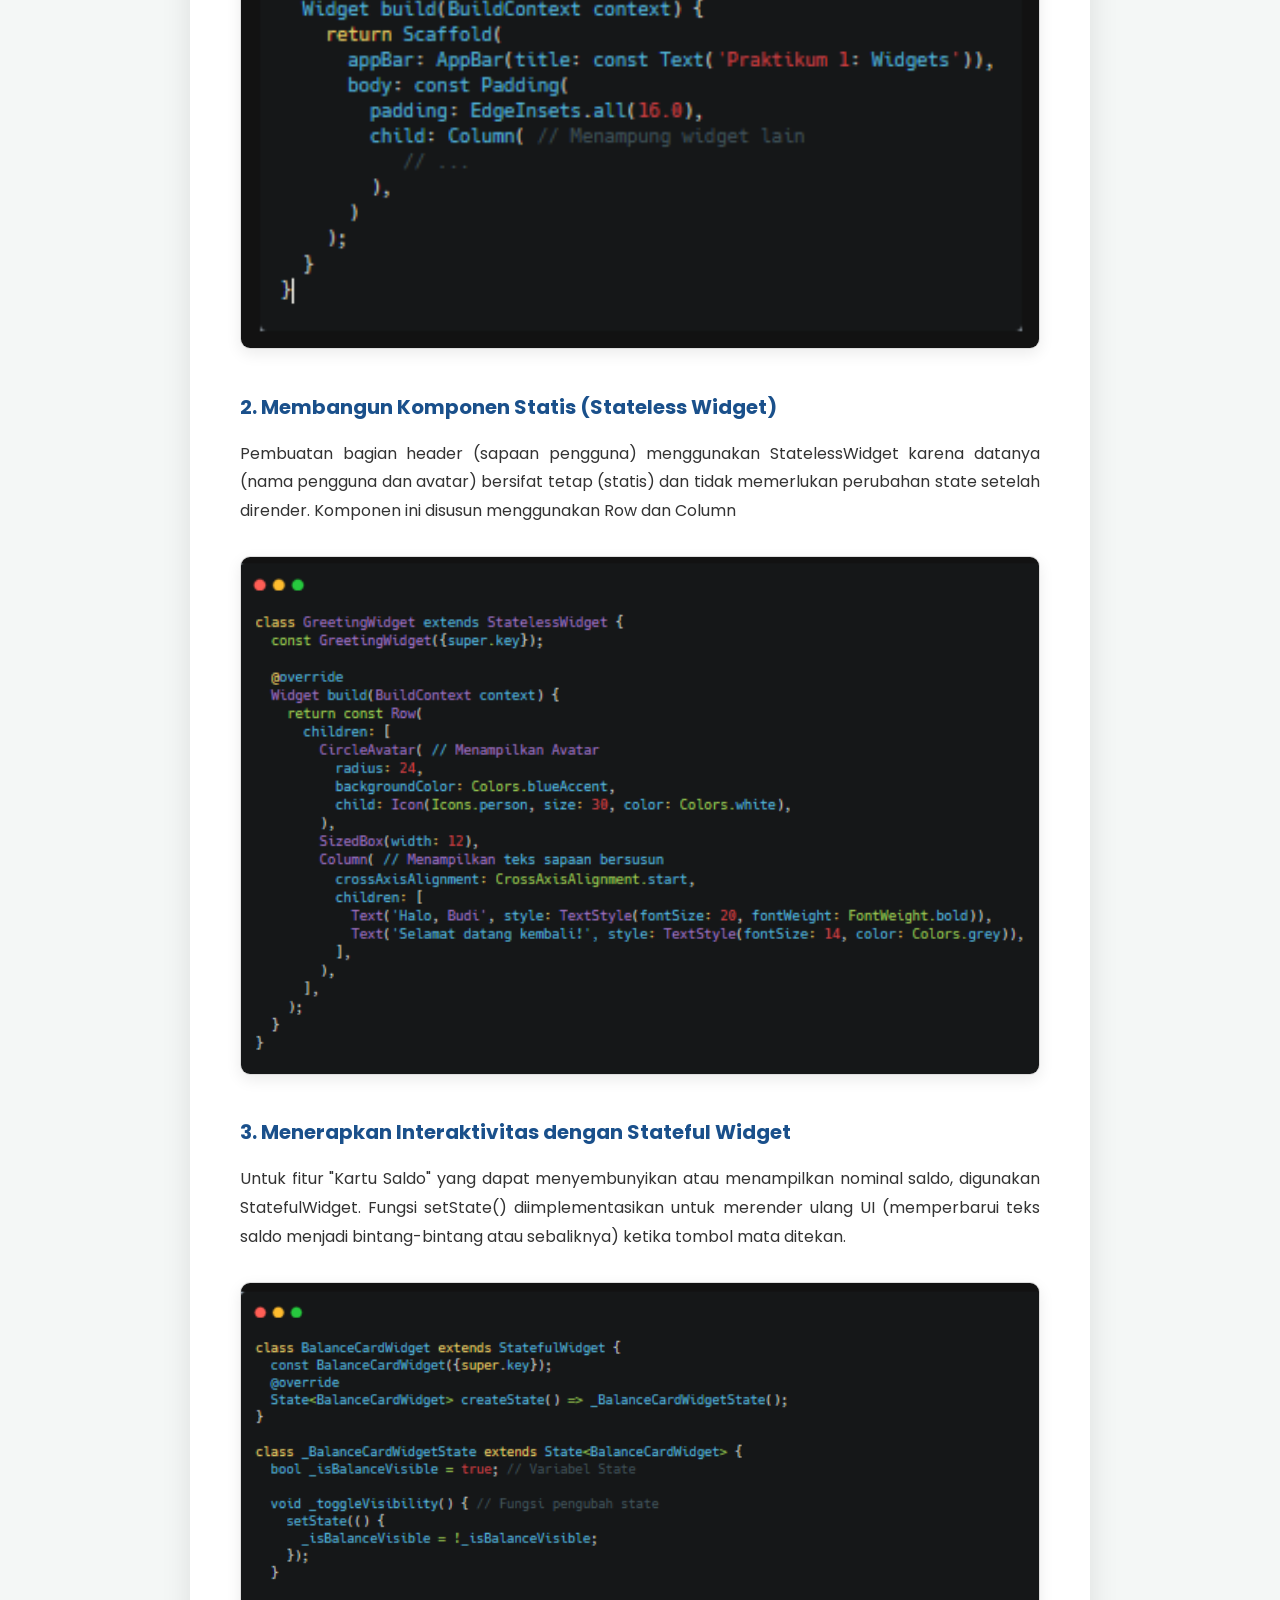
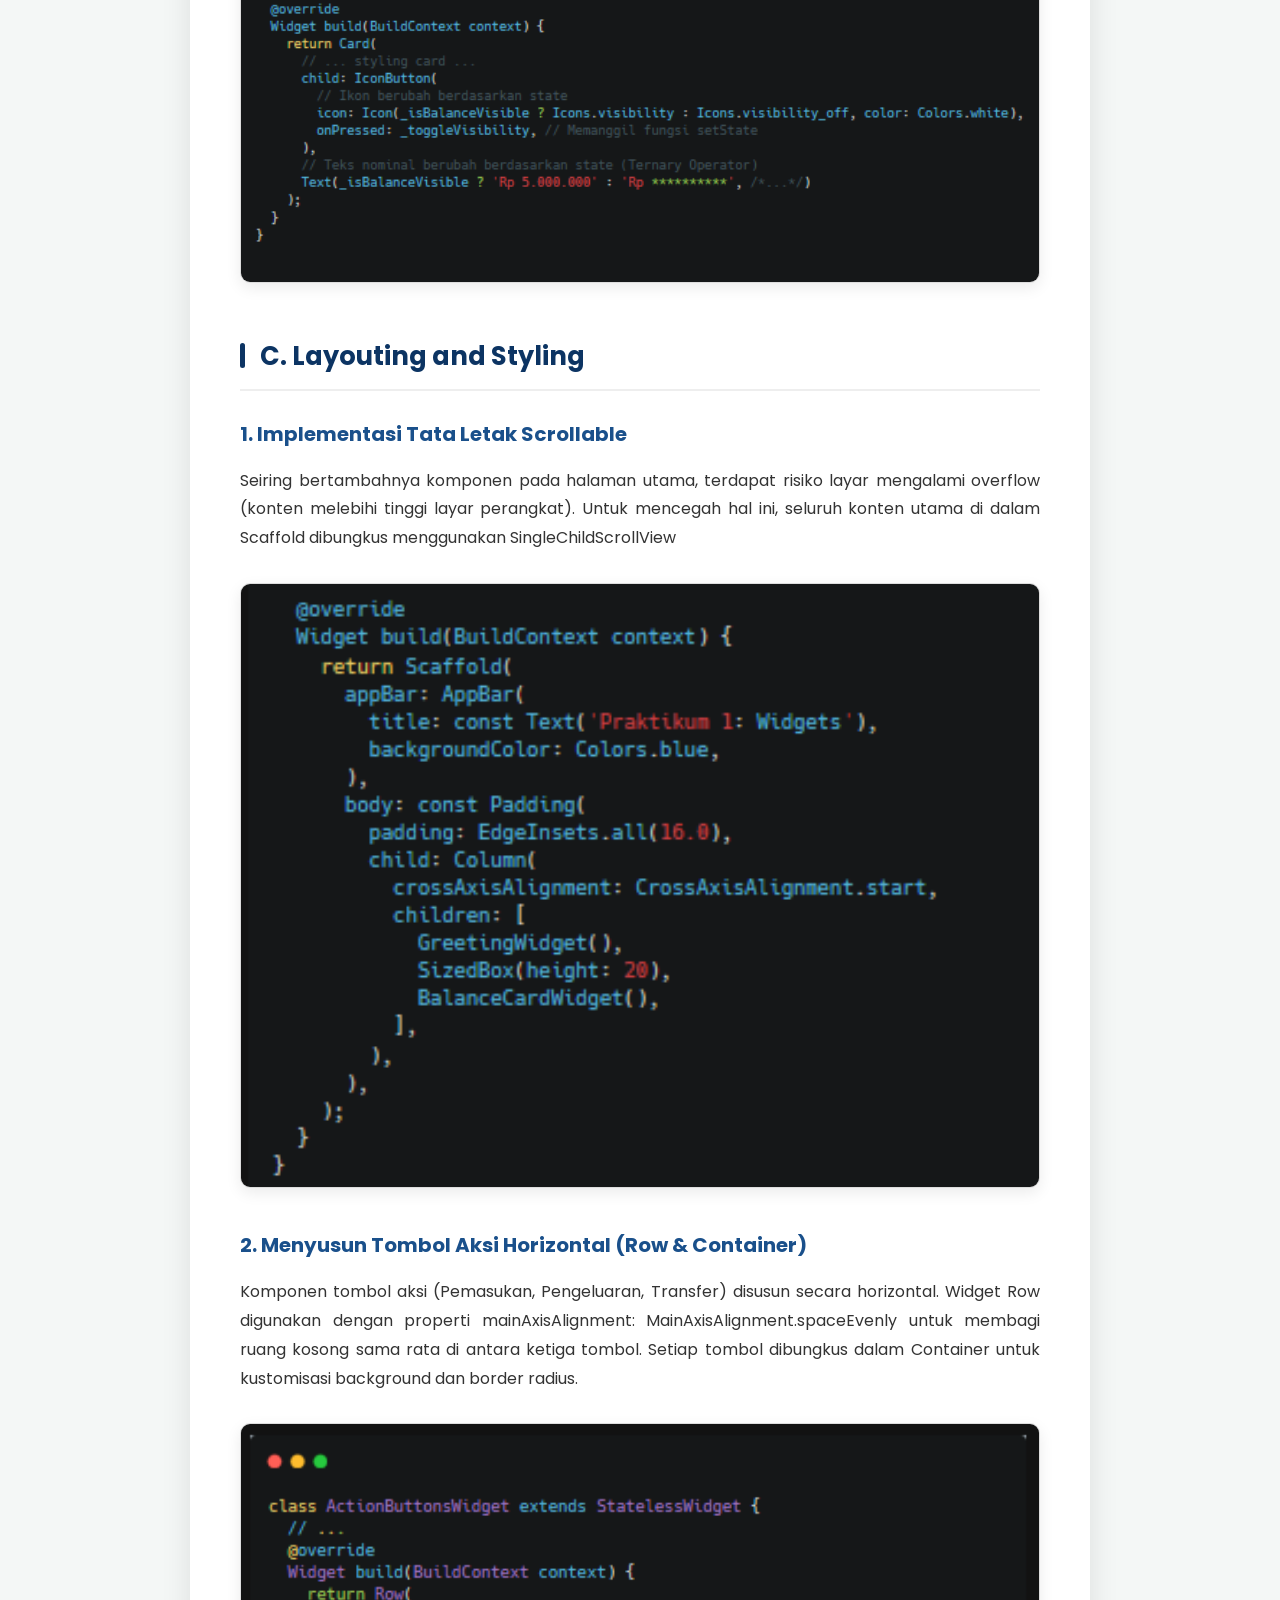
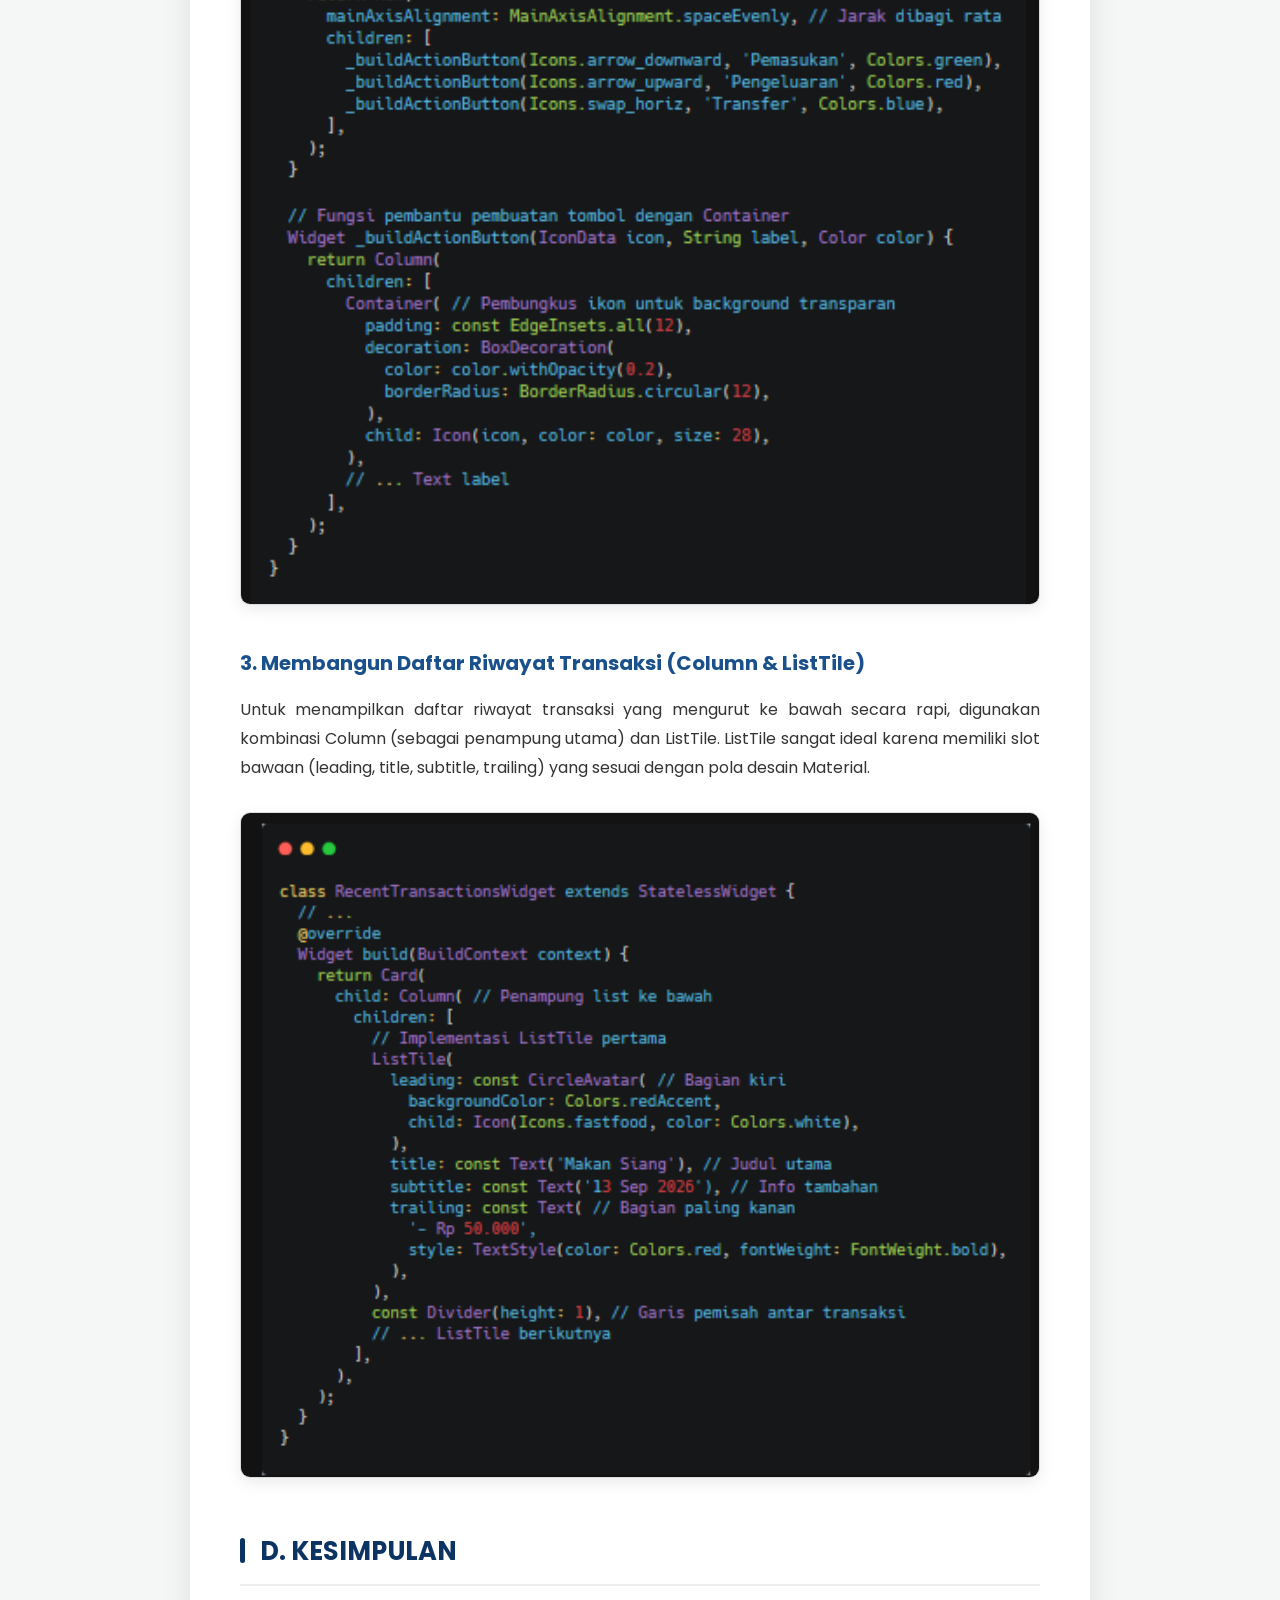
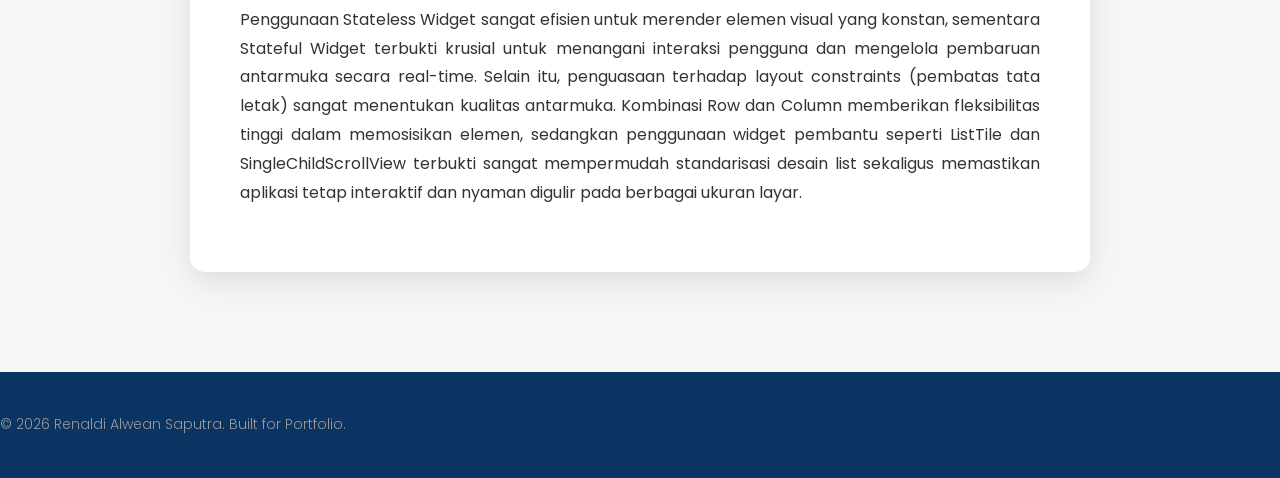
<file: Aplikasimobile2.html>
<!DOCTYPE html>
<html lang="id">
<head>
    <meta charset="UTF-8">
    <meta name="viewport" content="width=device-width, initial-scale=1.0">
    <title>Aplikasi Mobile - Input Widgets,Layout and Styling</title>
    <link rel="stylesheet" href="style.css">
    <link rel="stylesheet" href="https://unpkg.com/aos@next/dist/aos.css" />
    <link href='https://unpkg.com/boxicons@2.1.4/css/boxicons.min.css' rel='stylesheet'>
    <style>
        :root {
            --primary-color: #0c3463;
            --secondary-color: #1a508b;
            --text-color: #333;
            --bg-color: #f4f7f6;
            --white: #ffffff;
        }

        * {
            margin: 0;
            padding: 0;
            box-sizing: border-box;
            font-family: 'Poppins', sans-serif;
        }

        body {
            background-color: var(--bg-color);
            color: var(--text-color);
            line-height: 1.8;
        }

        /* Container Utama */
        .report-container {
            max-width: 900px;
            margin: 100px auto;
            background: var(--white);
            padding: 50px;
            border-radius: 15px;
            box-shadow: 0 10px 30px rgba(0,0,0,0.1);
        }
        .back-nav {
            margin-bottom: 30px;
        }

        .back-link {
            display: inline-flex;
            align-items: center;
            text-decoration: none;
            color: var(--primary-color);
            font-weight: 600;
            transition: 0.3s;
        }

        .back-link i {
            font-size: 1.5rem;
            margin-right: 8px;
        }

        .back-link:hover {
            transform: translateX(-5px);
        }
        header {
            text-align: center;
            margin-bottom: 50px;
        }

        .badge-dept {
            background: #eef2f7;
            color: var(--primary-color);
            padding: 6px 16px;
            border-radius: 50px;
            font-size: 0.85rem;
            font-weight: 700;
            text-transform: uppercase;
            letter-spacing: 1px;
        }

        header h1 {
            font-size: 2.2rem;
            color: var(--primary-color);
            margin: 15px 0;
            line-height: 1.3;
        }

        .meta-info {
            color: #777;
            font-size: 0.95rem;
        }
        h2 {
            color: var(--primary-color);
            font-size: 1.6rem;
            margin: 40px 0 20px;
            padding-bottom: 10px;
            border-bottom: 2px solid #eee;
            display: flex;
            align-items: center;
        }

        h2::before {
            content: '';
            width: 5px;
            height: 25px;
            background: var(--primary-color);
            margin-right: 15px;
            border-radius: 10px;
        }

        h3 {
            font-size: 1.25rem;
            margin: 25px 0 15px;
            color: var(--secondary-color);
        }

        p {
            margin-bottom: 15px;
            text-align: justify;
        }

        ul, ol {
            margin-bottom: 20px;
            padding-left: 25px;
        }

        li {
            margin-bottom: 10px;
        }
        .img-box {
            margin: 30px 0;
            text-align: center;
        }

        .img-box img {
            width: 100%;
            height: auto;
            border-radius: 10px;
            border: 1px solid #ddd;
            box-shadow: 0 5px 15px rgba(0,0,0,0.08);
            transition: 0.3s ease;
        }

        .img-box img:hover {
            transform: scale(1.01);
        }

        .caption {
            display: block;
            margin-top: 12px;
            font-size: 0.85rem;
            color: #888;
            font-style: italic;
        }

        /* Code Block */
        .code-snippet {
            background: #282c34;
            color: #abb2bf;
            padding: 20px;
            border-radius: 8px;
            font-family: 'Fira Code', 'Courier New', monospace;
            font-size: 0.9rem;
            margin: 20px 0;
            overflow-x: auto;
            position: relative;
        }

        .code-header {
            position: absolute;
            top: 0;
            right: 0;
            background: #3e4451;
            padding: 2px 10px;
            font-size: 0.7rem;
            border-radius: 0 8px 0 8px;
            color: #fff;
        }

        /* Footer */
        footer {
            text-align: center;
            padding: 40px 0;
            color: #999;
            font-size: 0.9rem;
        }

        /* Animation class */
        [data-aos] {
            pointer-events: none;
        }
        .aos-animate {
            pointer-events: auto;
        }

        @media (max-width: 768px) {
            .report-container {
                margin: 20px;
                padding: 25px;
            }
            header h1 {
                font-size: 1.8rem;
            }
        }
    </style>
</head>
<body>

    <div class="report-container" data-aos="fade-up">
        <div class="back-nav">
            <a href="work.html" class="back-link">
                <i class='bx bx-chevron-left'></i> Kembali ke Galeri Work
            </a>
        </div>

        <header>
            <span class="badge-dept">Informatika UNAND - Aplikasi Mobile</span>
            <h1>Laporan Praktikum: Aplikasi Mobile Widgets, Layouts and Styling</h1>
            <div class="meta-info">
                <p>Oleh: <strong>Renaldi Alwean Saputra</strong> | NIM: 2411532003</p>
                <p><i class='bx bx-calendar'></i> September 2026</p>
            </div>
        </header>

        <section id="pendahuluan">
            <h2>A. PENDAHULUAN</h2>
            <p>Pemahaman terhadap komponen dasar UI (User Interface) merupakan fondasi esensial dalam membangun aplikasi mobile yang fungsional. Pada modul ini, fokus utama adalah pengenalan ekosistem widget, diferensiasi antara Stateless dan Stateful Widget, serta teknik layouting terstruktur menggunakan Row, Column, dan Container.   Seluruh konsep dasar tersebut diimplementasikan untuk membangun sebuah mockup antarmuka aplikasi pelacak keuangan (Expense Tracker). Tujuannya adalah untuk memahami siklus penyusunan komponen statis, pengelolaan state dinamis untuk fitur interaktif, dan bagaimana komponen-komponen tersebut dirangkai menjadi satu tata letak halaman yang rapi dan responsif.</p>
        </section>

        <section id="langkah-kerja">
            <h2>B. LANGKAH KERJA</h2>
            
            <h3>1. Inisialisasi Root Aplikasi dan Halaman Utama</h3>
            <p>Langkah pertama adalah membuat kerangka dasar aplikasi menggunakan MaterialApp sebagai root dan Scaffold sebagai struktur dasar halaman. Scaffold menyediakan komponen standar seperti AppBar dan body..</p>

            <div class="img-box">
                <img src="1.png" alt="Instalasi flutter project">
            </div>

            <h3>2. Membangun Komponen Statis (Stateless Widget)</h3>
            <p>Pembuatan bagian header (sapaan pengguna) menggunakan StatelessWidget karena datanya (nama pengguna dan avatar) bersifat tetap (statis) dan tidak memerlukan perubahan state setelah dirender. Komponen ini disusun menggunakan Row dan Column</p>
            
            <div class="img-box">
                <img src="2.png" alt="">
            </div>

            <h3>3. Menerapkan Interaktivitas dengan Stateful Widget</h3>
            <p>Untuk fitur "Kartu Saldo" yang dapat menyembunyikan atau menampilkan nominal saldo, digunakan StatefulWidget. Fungsi setState() diimplementasikan untuk merender ulang UI (memperbarui teks saldo menjadi bintang-bintang atau sebaliknya) ketika tombol mata ditekan.</p>

            <div class="img-box">
                <img src="3.png" alt="">
            </div>
            <h2>C. Layouting and Styling</h2>

            <h3>1. Implementasi Tata Letak Scrollable</h3>
            <p> Seiring bertambahnya komponen pada halaman utama, terdapat risiko layar mengalami overflow (konten melebihi tinggi layar perangkat). Untuk mencegah hal ini, seluruh konten utama di dalam Scaffold dibungkus menggunakan SingleChildScrollView</p>

             <div class="img-box">
                <img src="Screenshot 2026-09-20 185255.png" alt="">
            </div>

            <h3>2. Menyusun Tombol Aksi Horizontal (Row & Container)</h3>
            <p> Komponen tombol aksi (Pemasukan, Pengeluaran, Transfer) disusun secara horizontal. Widget Row digunakan dengan properti mainAxisAlignment: MainAxisAlignment.spaceEvenly untuk membagi ruang kosong sama rata di antara ketiga tombol. Setiap tombol dibungkus dalam Container untuk kustomisasi background dan border radius.</p>
            <div class="img-box">
                <img src="Screenshot 2026-09-20 185531.png" alt="">
            </div>

            <h3>3. Membangun Daftar Riwayat Transaksi (Column & ListTile)</h3>
            <p> Untuk menampilkan daftar riwayat transaksi yang mengurut ke bawah secara rapi, digunakan kombinasi Column (sebagai penampung utama) dan ListTile. ListTile sangat ideal karena memiliki slot bawaan (leading, title, subtitle, trailing) yang sesuai dengan pola desain Material.</p>
            <div class="img-box">
                <img src="Screenshot 2026-09-20 185558.png" alt="Instalasi XAMPP">
            </div>
        </section>

        <section id="kesimpulan">
            <h2>D. KESIMPULAN</h2>
            <p> Penggunaan Stateless Widget sangat efisien untuk merender elemen visual yang konstan, sementara Stateful Widget terbukti krusial untuk menangani interaksi pengguna dan mengelola pembaruan antarmuka secara real-time.   Selain itu, penguasaan terhadap layout constraints (pembatas tata letak) sangat menentukan kualitas antarmuka. Kombinasi Row dan Column memberikan fleksibilitas tinggi dalam memosisikan elemen, sedangkan penggunaan widget pembantu seperti ListTile dan SingleChildScrollView terbukti sangat mempermudah standarisasi desain list sekaligus memastikan aplikasi tetap interaktif dan nyaman digulir pada berbagai ukuran layar.</section>
    </div>

    <footer>
        <p>&copy; 2026 Renaldi Alwean Saputra. Built for Portfolio.</p>
    </footer>

    <script src="https://unpkg.com/aos@next/dist/aos.js"></script>
    <script>
        AOS.init({
            duration: 800,
            offset: 150,
            once: true
        });
    </script>
</body>
</html>
</file>
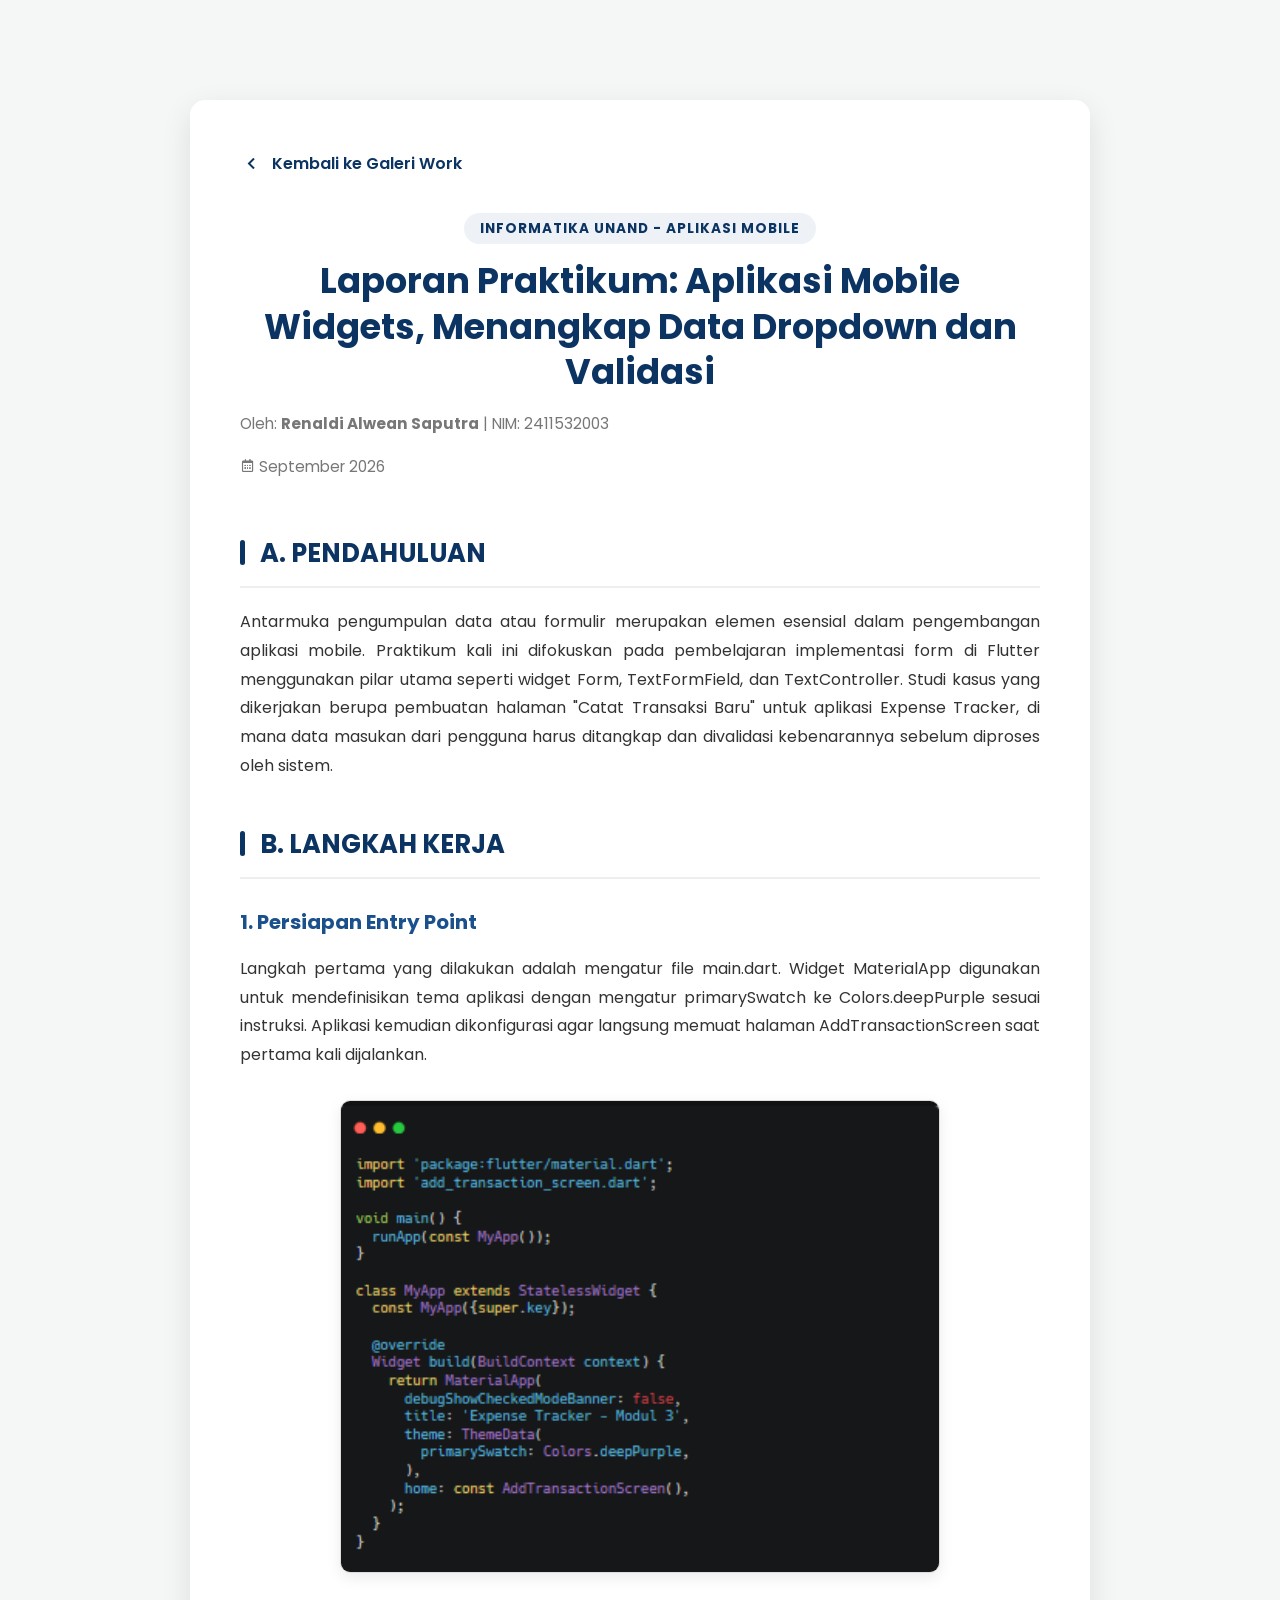
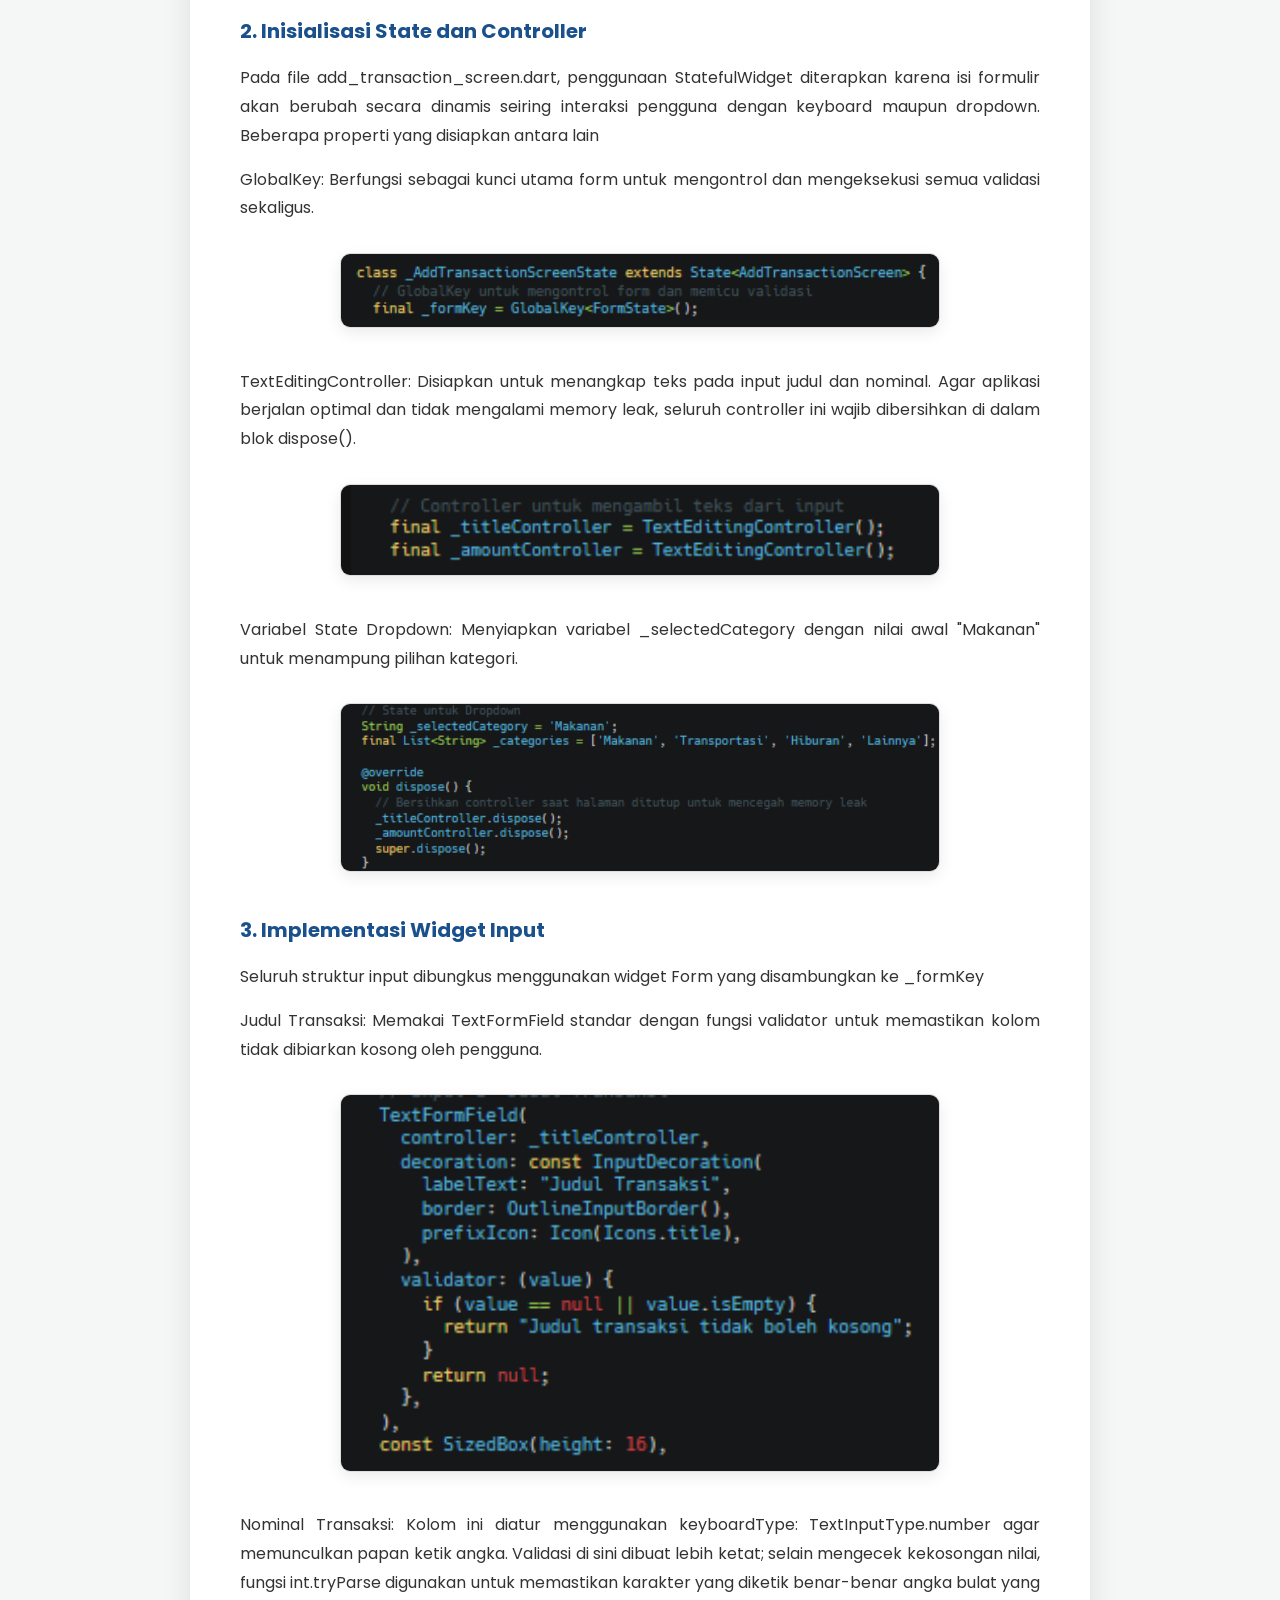
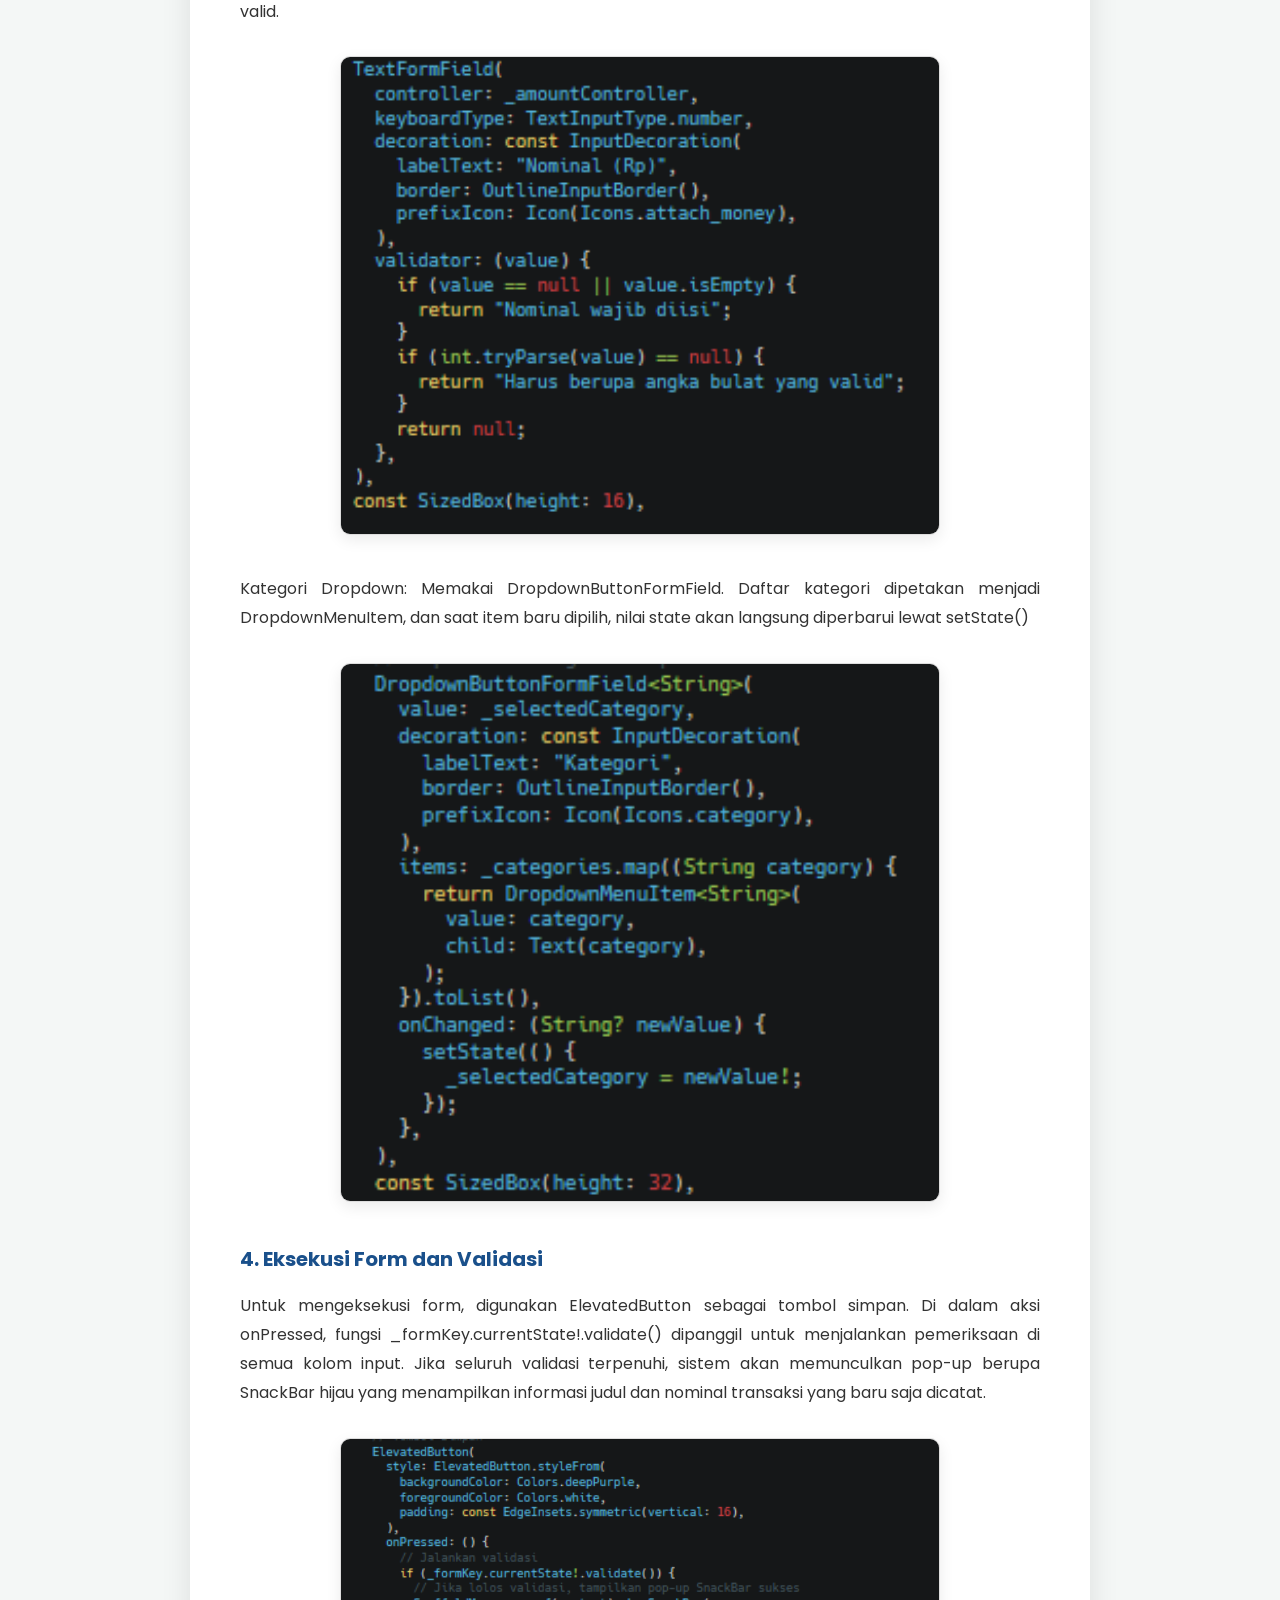
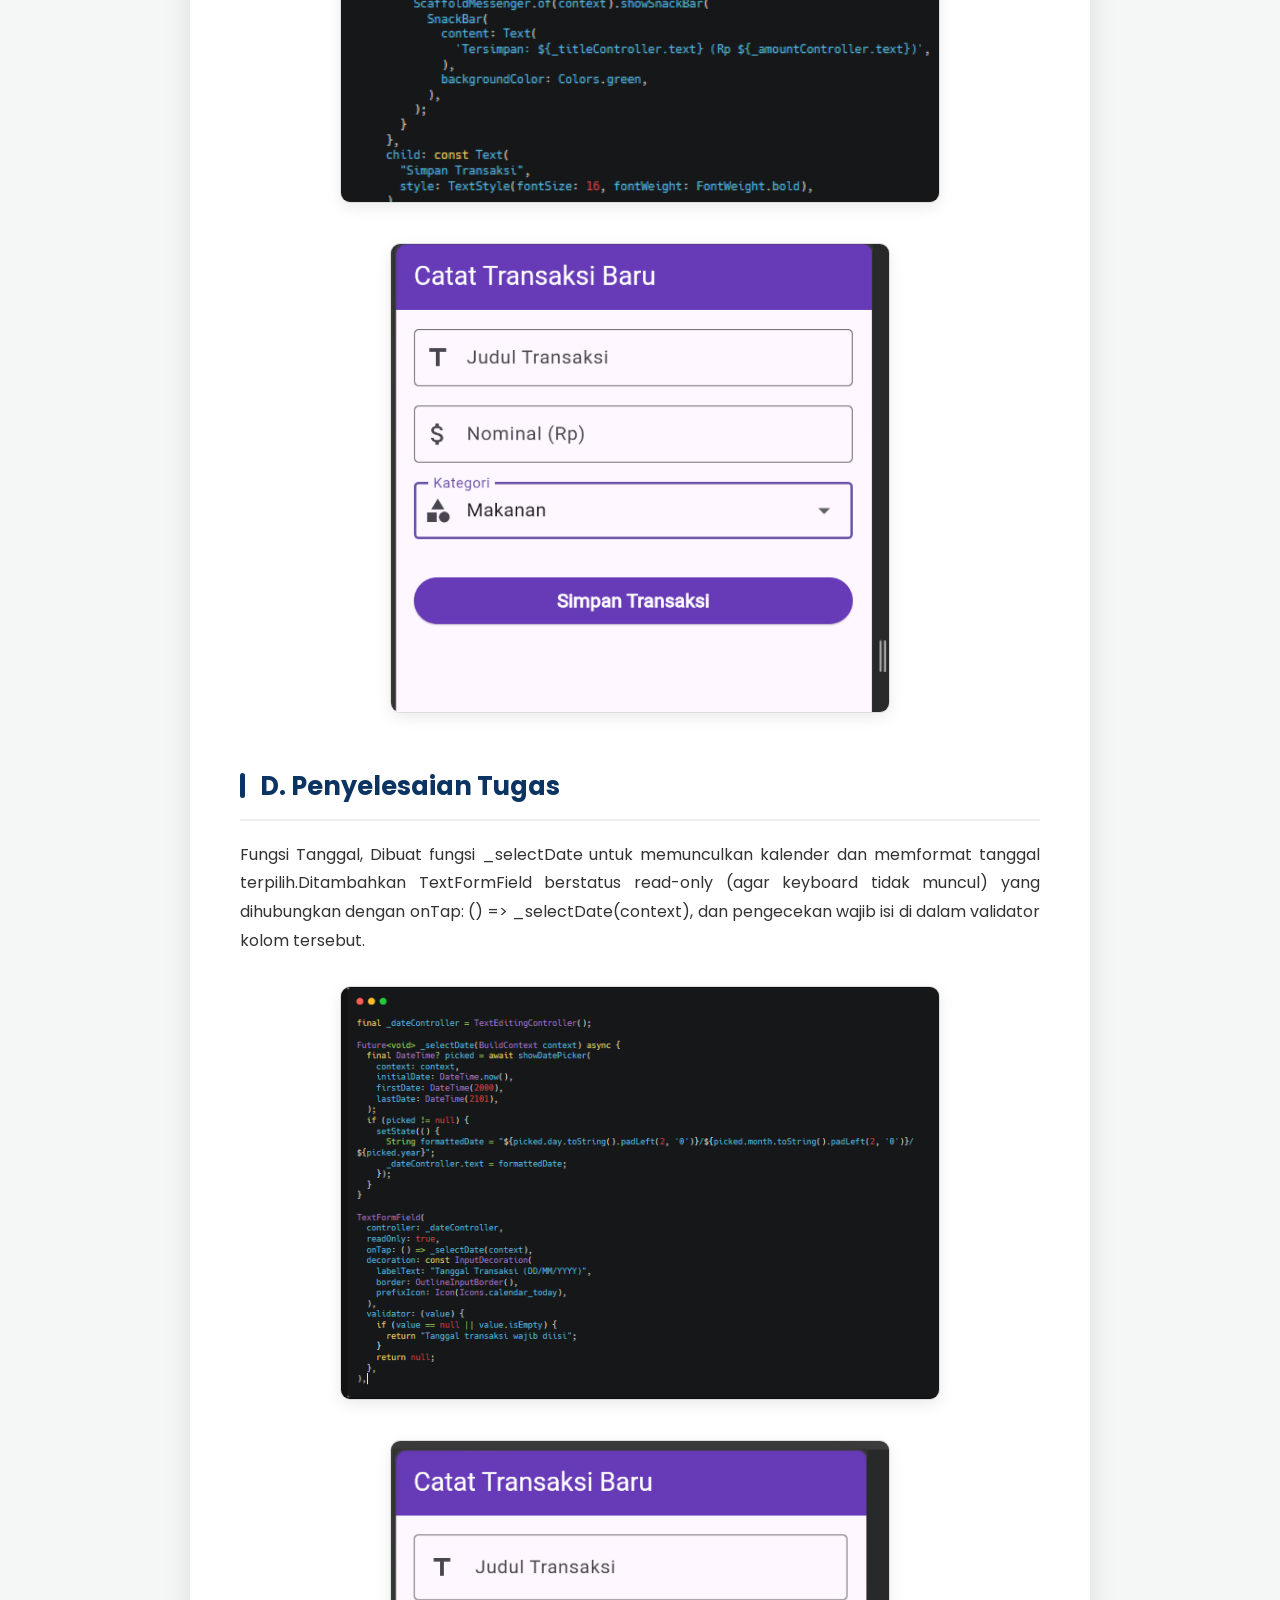
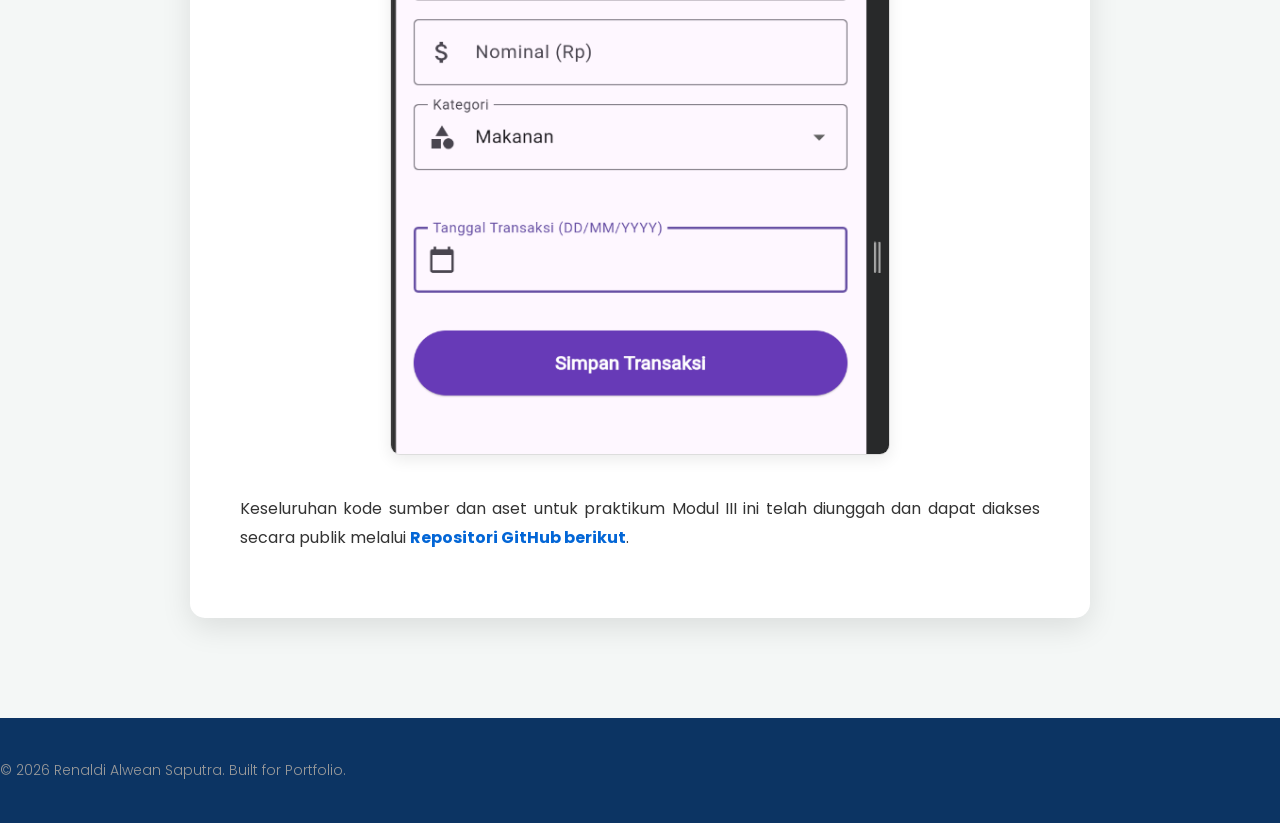
<file: Aplikasimobile3.html>
<!DOCTYPE html>
<html lang="id">
<head>
    <meta charset="UTF-8">
    <meta name="viewport" content="width=device-width, initial-scale=1.0">
    <title>Aplikasi Mobile - Input Widgets,Layout and Styling</title>
    <link rel="stylesheet" href="style.css">
    <link rel="stylesheet" href="https://unpkg.com/aos@next/dist/aos.css" />
    <link href='https://unpkg.com/boxicons@2.1.4/css/boxicons.min.css' rel='stylesheet'>
    <style>
        :root {
            --primary-color: #0c3463;
            --secondary-color: #1a508b;
            --text-color: #333;
            --bg-color: #f4f7f6;
            --white: #ffffff;
        }

        * {
            margin: 0;
            padding: 0;
            box-sizing: border-box;
            font-family: 'Poppins', sans-serif;
        }

        body {
            background-color: var(--bg-color);
            color: var(--text-color);
            line-height: 1.8;
        }

        /* Container Utama */
        .report-container {
            max-width: 900px;
            margin: 100px auto;
            background: var(--white);
            padding: 50px;
            border-radius: 15px;
            box-shadow: 0 10px 30px rgba(0,0,0,0.1);
        }
        .back-nav {
            margin-bottom: 30px;
        }

        .back-link {
            display: inline-flex;
            align-items: center;
            text-decoration: none;
            color: var(--primary-color);
            font-weight: 600;
            transition: 0.3s;
        }

        .back-link i {
            font-size: 1.5rem;
            margin-right: 8px;
        }

        .back-link:hover {
            transform: translateX(-5px);
        }
        header {
            text-align: center;
            margin-bottom: 50px;
        }

        .badge-dept {
            background: #eef2f7;
            color: var(--primary-color);
            padding: 6px 16px;
            border-radius: 50px;
            font-size: 0.85rem;
            font-weight: 700;
            text-transform: uppercase;
            letter-spacing: 1px;
        }

        header h1 {
            font-size: 2.2rem;
            color: var(--primary-color);
            margin: 15px 0;
            line-height: 1.3;
        }

        .meta-info {
            color: #777;
            font-size: 0.95rem;
        }
        h2 {
            color: var(--primary-color);
            font-size: 1.6rem;
            margin: 40px 0 20px;
            padding-bottom: 10px;
            border-bottom: 2px solid #eee;
            display: flex;
            align-items: center;
        }

        h2::before {
            content: '';
            width: 5px;
            height: 25px;
            background: var(--primary-color);
            margin-right: 15px;
            border-radius: 10px;
        }

        h3 {
            font-size: 1.25rem;
            margin: 25px 0 15px;
            color: var(--secondary-color);
        }

        p {
            margin-bottom: 15px;
            text-align: justify;
        }

        ul, ol {
            margin-bottom: 20px;
            padding-left: 25px;
        }

        li {
            margin-bottom: 10px;
        }
        .img-box {
            margin: 30px 0;
            text-align: center;
        }

        .img-box img {
            width: 100%;
            height: auto;
            border-radius: 10px;
            border: 1px solid #ddd;
            box-shadow: 0 5px 15px rgba(0,0,0,0.08);
            transition: 0.3s ease;
        }

        .img-box img:hover {
            transform: scale(1.01);
        }

        .caption {
            display: block;
            margin-top: 12px;
            font-size: 0.85rem;
            color: #888;
            font-style: italic;
        }

        /* Code Block */
        .code-snippet {
            background: #282c34;
            color: #abb2bf;
            padding: 20px;
            border-radius: 8px;
            font-family: 'Fira Code', 'Courier New', monospace;
            font-size: 0.9rem;
            margin: 20px 0;
            overflow-x: auto;
            position: relative;
        }

        .code-header {
            position: absolute;
            top: 0;
            right: 0;
            background: #3e4451;
            padding: 2px 10px;
            font-size: 0.7rem;
            border-radius: 0 8px 0 8px;
            color: #fff;
        }

        /* Footer */
        footer {
            text-align: center;
            padding: 40px 0;
            color: #999;
            font-size: 0.9rem;
        }

        /* Animation class */
        [data-aos] {
            pointer-events: none;
        }
        .aos-animate {
            pointer-events: auto;
        }

        @media (max-width: 768px) {
            .report-container {
                margin: 20px;
                padding: 25px;
            }
            header h1 {
                font-size: 1.8rem;
            }
        }
    </style>
</head>
<body>

    <div class="report-container" data-aos="fade-up">
        <div class="back-nav">
            <a href="work.html" class="back-link">
                <i class='bx bx-chevron-left'></i> Kembali ke Galeri Work
            </a>
        </div>

        <header>
            <span class="badge-dept">Informatika UNAND - Aplikasi Mobile</span>
            <h1>Laporan Praktikum: Aplikasi Mobile Widgets, Menangkap Data Dropdown dan Validasi</h1>
            <div class="meta-info">
                <p>Oleh: <strong>Renaldi Alwean Saputra</strong> | NIM: 2411532003</p>
                <p><i class='bx bx-calendar'></i> September 2026</p>
            </div>
        </header>

        <section id="pendahuluan">
            <h2>A. PENDAHULUAN</h2>
            <p>Antarmuka pengumpulan data atau formulir merupakan elemen esensial dalam pengembangan aplikasi mobile. Praktikum kali ini difokuskan pada pembelajaran implementasi form di Flutter menggunakan pilar utama seperti widget Form, TextFormField, dan TextController. Studi kasus yang dikerjakan berupa pembuatan halaman "Catat Transaksi Baru" untuk aplikasi Expense Tracker, di mana data masukan dari pengguna harus ditangkap dan divalidasi kebenarannya sebelum diproses oleh sistem.</p>
        </section>

        <section id="langkah-kerja">
            <h2>B. LANGKAH KERJA</h2>
            
            <h3>1. Persiapan Entry Point</h3>
            <p>Langkah pertama yang dilakukan adalah mengatur file main.dart. Widget MaterialApp digunakan untuk mendefinisikan tema aplikasi dengan mengatur primarySwatch ke Colors.deepPurple sesuai instruksi. Aplikasi kemudian dikonfigurasi agar langsung memuat halaman AddTransactionScreen saat pertama kali dijalankan.</p>

            <div class="img-box">
                <img src="Screenshot 2026-09-27 213920.png" style="width: 100%; max-width: 600px; height: auto;">
            </div>

            <h3>2. Inisialisasi State dan Controller</h3>
            <p>Pada file add_transaction_screen.dart, penggunaan StatefulWidget diterapkan karena isi formulir akan berubah secara dinamis seiring interaksi pengguna dengan keyboard maupun dropdown. Beberapa properti yang disiapkan antara lain</p>
            <p>GlobalKey<FormState>: Berfungsi sebagai kunci utama form untuk mengontrol dan mengeksekusi semua validasi sekaligus.<p>
            <div class="img-box">
                <img src="Screenshot 2026-09-27 214055.png" style="width: 100%; max-width: 600px; height: auto;">
            </div>
            <p>TextEditingController: Disiapkan untuk menangkap teks pada input judul dan nominal. Agar aplikasi berjalan optimal dan tidak mengalami memory leak, seluruh controller ini wajib dibersihkan di dalam blok dispose().<p>
            <div class="img-box">
                <img src="Screenshot 2026-09-27 214102.png" style="width: 100%; max-width: 600px; height: auto;">
            </div>
            <p>Variabel State Dropdown: Menyiapkan variabel _selectedCategory dengan nilai awal "Makanan" untuk menampung pilihan kategori.<p>
            <div class="img-box">
                <img src="Screenshot 2026-09-27 214111.png" style="width: 100%; max-width: 600px; height: auto;">
            </div>

            <h3>3. Implementasi Widget Input</h3>
            <p>Seluruh struktur input dibungkus menggunakan widget Form yang disambungkan ke _formKey</p>
            <p>Judul Transaksi: Memakai TextFormField standar dengan fungsi validator untuk memastikan kolom tidak dibiarkan kosong oleh pengguna.</p>
            <div class="img-box">
                <img src="Screenshot 2026-09-27 214146.png" style="width: 100%; max-width: 600px; height: auto;">
            </div>
            <p>Nominal Transaksi: Kolom ini diatur menggunakan keyboardType: TextInputType.number agar memunculkan papan ketik angka. Validasi di sini dibuat lebih ketat; selain mengecek kekosongan nilai, fungsi int.tryParse digunakan untuk memastikan karakter yang diketik benar-benar angka bulat yang valid.</p>
            <div class="img-box">
                <img src="Screenshot 2026-09-27 214308.png" style="width: 100%; max-width: 600px; height: auto;">
            </div>
            <p>Kategori Dropdown: Memakai DropdownButtonFormField. Daftar kategori dipetakan menjadi DropdownMenuItem, dan saat item baru dipilih, nilai state akan langsung diperbarui lewat setState()</p>
            <div class="img-box">
                <img src="Screenshot 2026-09-27 214321.png" style="width: 100%; max-width: 600px; height: auto;">
            </div>

            <h3>4. Eksekusi Form dan Validasi</h3>
            <p> Untuk mengeksekusi form, digunakan ElevatedButton sebagai tombol simpan. Di dalam aksi onPressed, fungsi _formKey.currentState!.validate() dipanggil untuk menjalankan pemeriksaan di semua kolom input. Jika seluruh validasi terpenuhi, sistem akan memunculkan pop-up berupa SnackBar hijau yang menampilkan informasi judul dan nominal transaksi yang baru saja dicatat.</p>

             <div class="img-box">
                <img src="Screenshot 2026-09-27 214338.png" style="width: 100%; max-width: 600px; height: auto;">
            </div>
            <div class="img-box">
                <img src="Screenshot 2026-09-27 210803.png" style="width: 100%; max-width: 500px; height: auto;">
            </div>


        <section id="kesimpulan">
            <h2>D. Penyelesaian Tugas</h2>
            <p>Fungsi Tanggal, Dibuat fungsi _selectDate untuk memunculkan kalender dan memformat tanggal terpilih.Ditambahkan TextFormField berstatus read-only (agar keyboard tidak muncul) yang dihubungkan dengan onTap: () => _selectDate(context), dan pengecekan wajib isi di dalam validator kolom tersebut.</p>
            <div class="img-box">
                <img src="Screenshot 2026-09-27 215456.png" style="width: 100%; max-width: 600px; height: auto;">
            </div>
            <div class="img-box">
                <img src="Screenshot 2026-09-27 211658.png" style="width: 100%; max-width: 500px; height: auto;">
            </div>
            <p>
  Keseluruhan kode sumber dan aset untuk praktikum Modul III ini telah diunggah dan dapat diakses secara publik melalui <a href="https://github.com/RAlwean/Renaldi_Alwean_2411532003_AplikasiMobile" target="_blank" style="color: #0366d6; text-decoration: none; font-weight: bold;">Repositori GitHub berikut</a>.
</p>
        </section>
    </div>

    <footer>
        <p>&copy; 2026 Renaldi Alwean Saputra. Built for Portfolio.</p>
    </footer>

    <script src="https://unpkg.com/aos@next/dist/aos.js"></script>
    <script>
        AOS.init({
            duration: 800,
            offset: 150,
            once: true
        });
    </script>
</body>
</html>
</file>
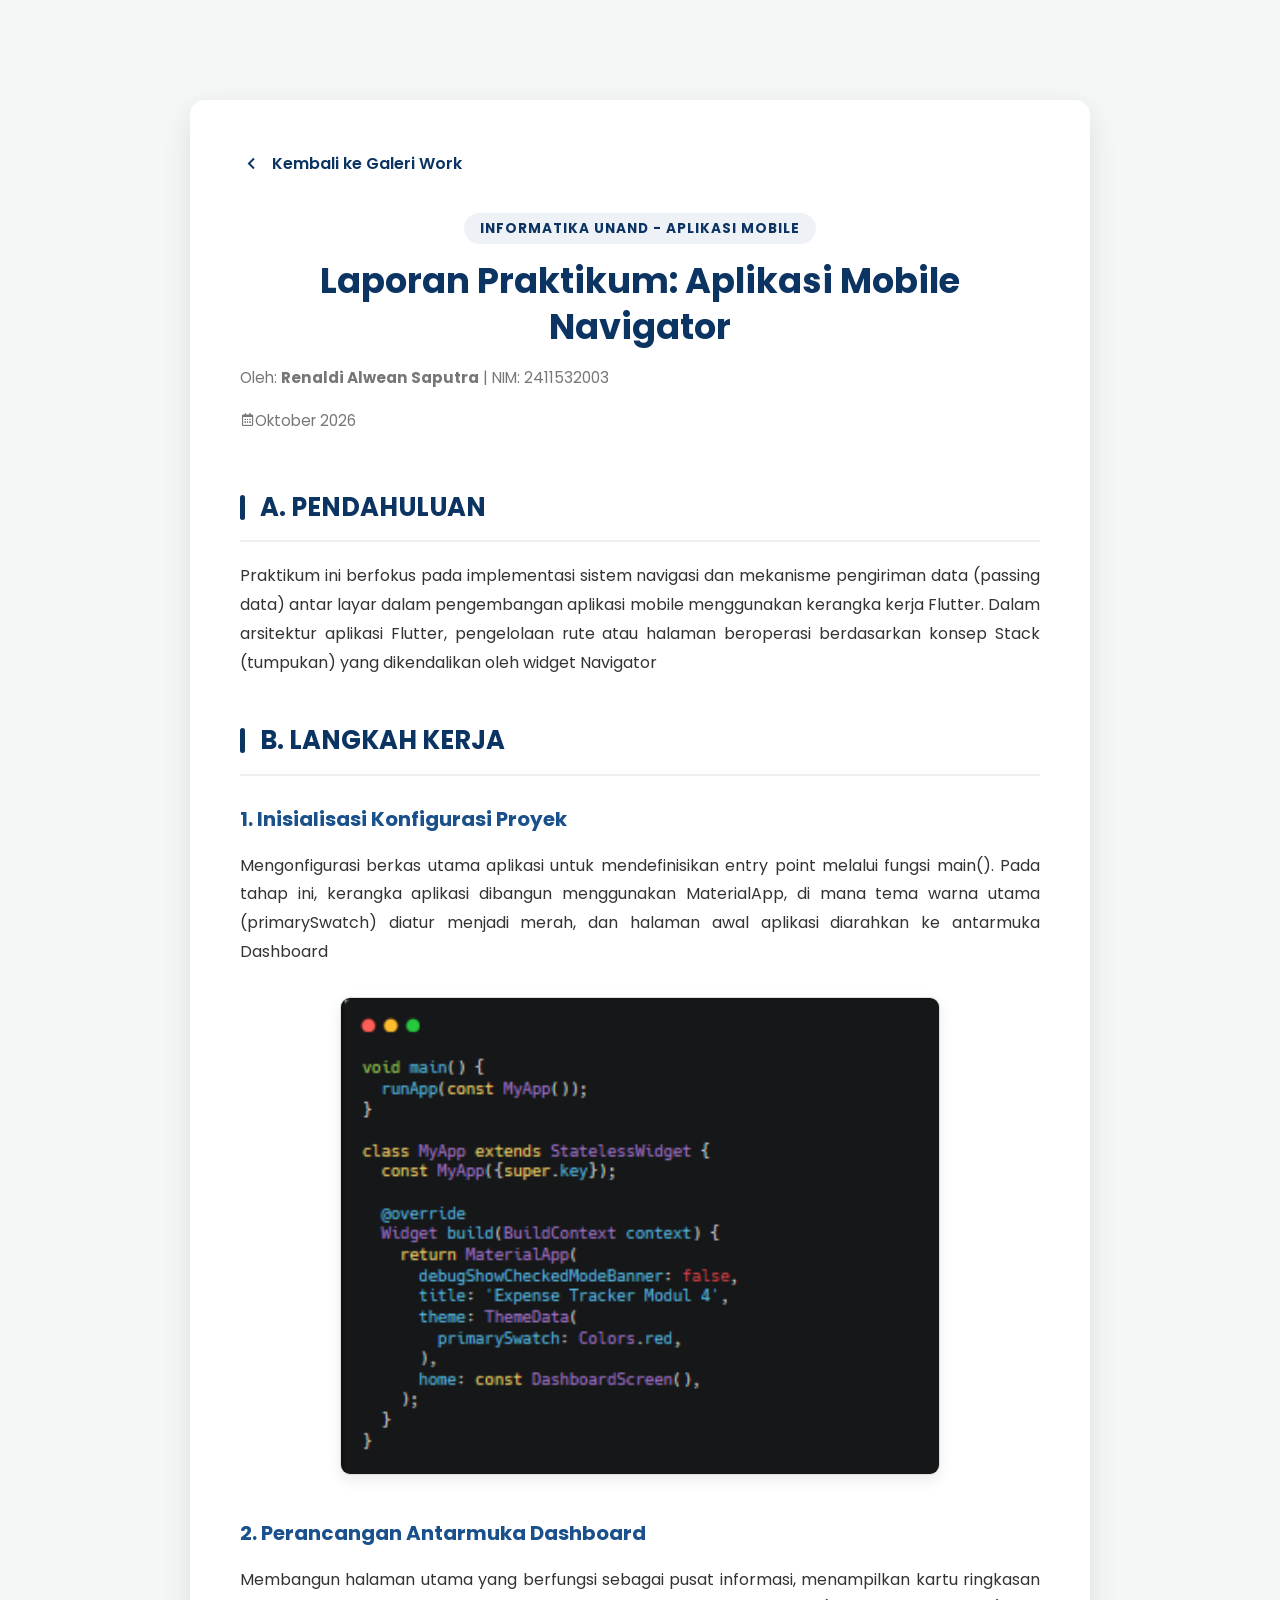
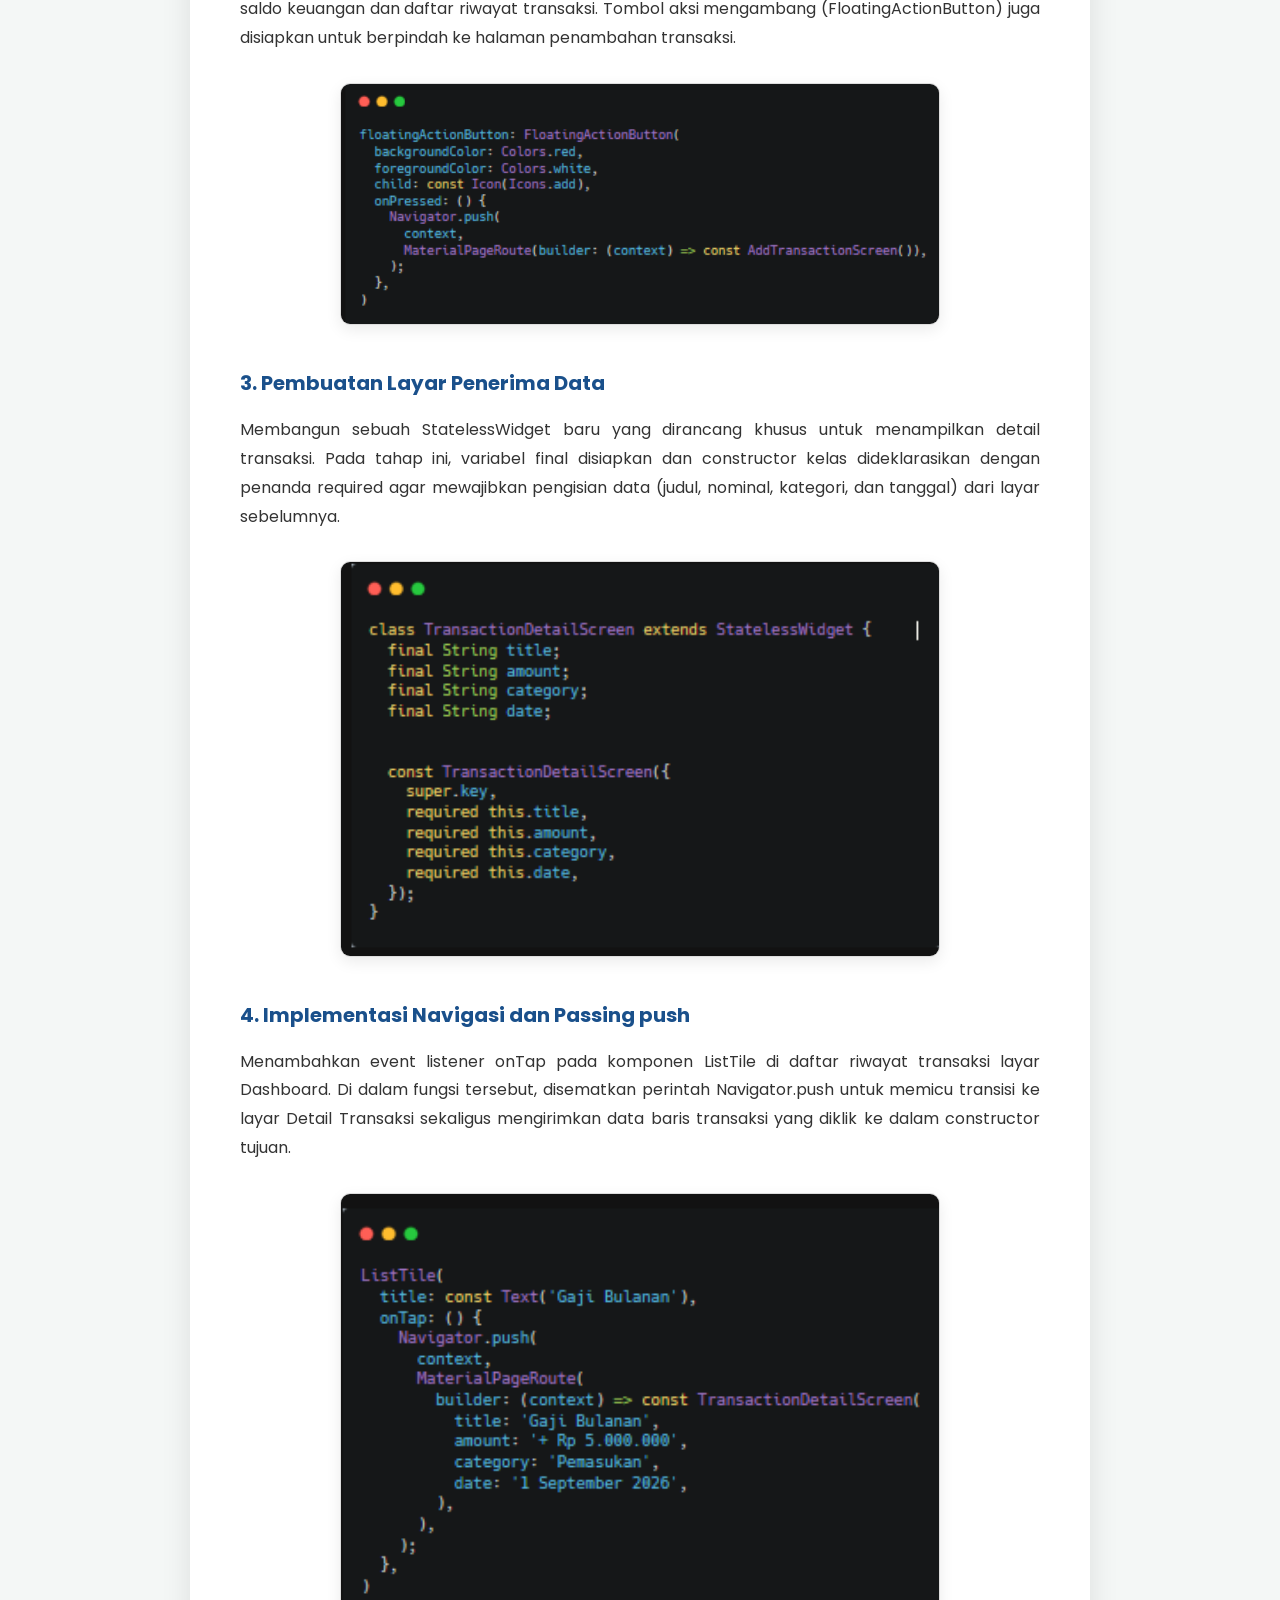
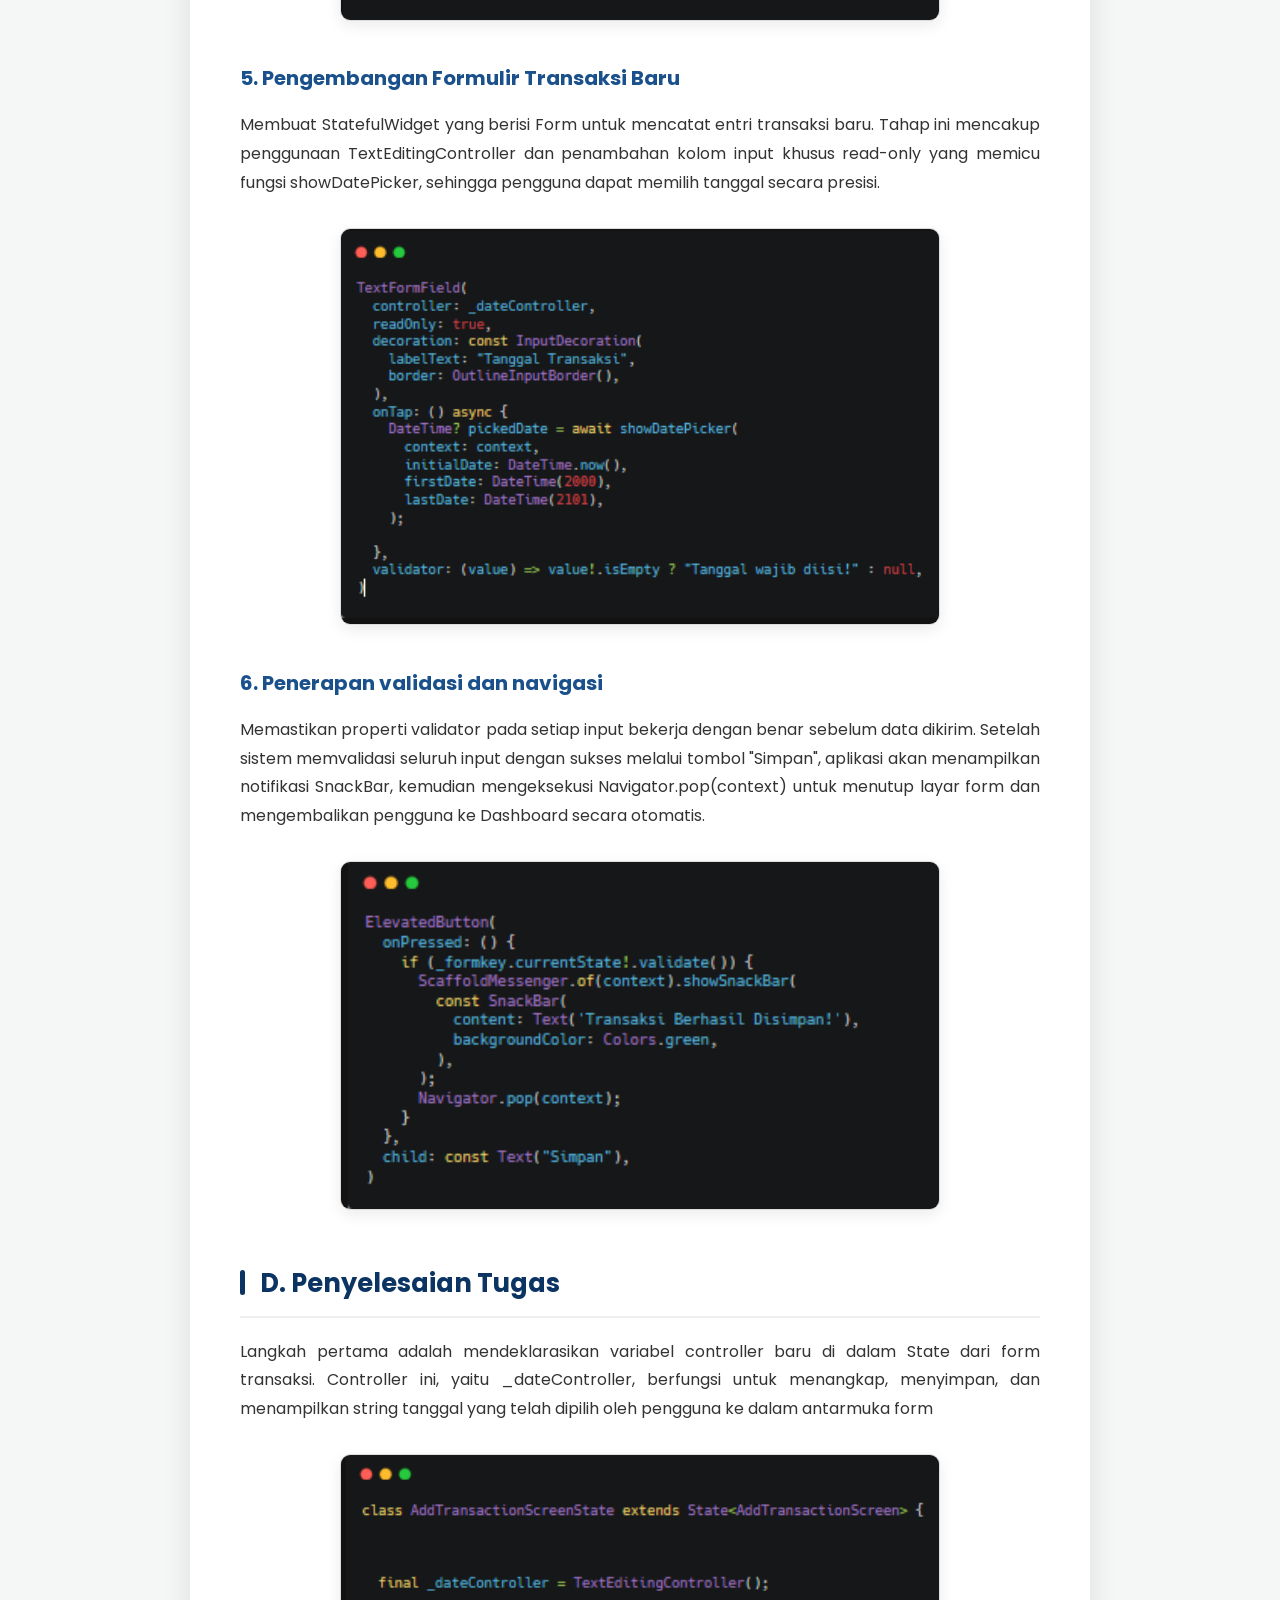
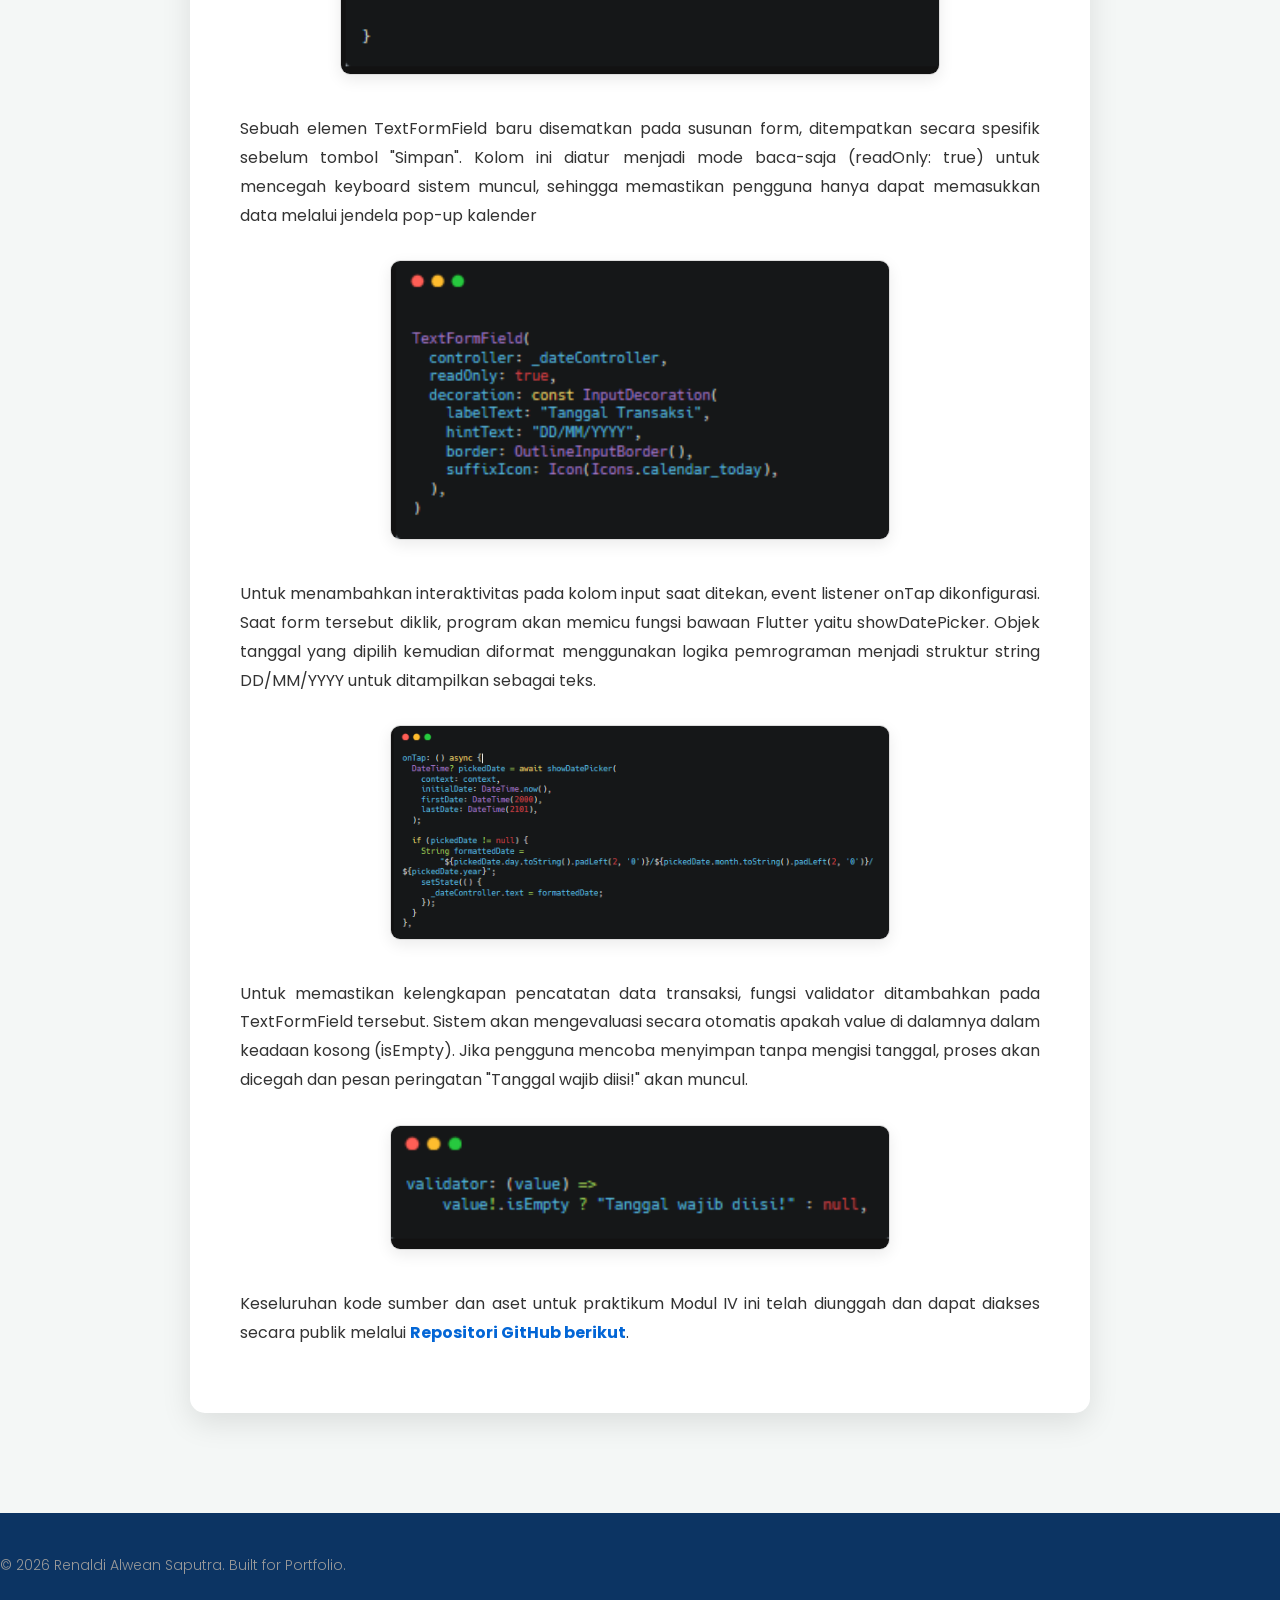
<file: Aplikasimobile4.html>
<!DOCTYPE html>
<html lang="id">
<head>
    <meta charset="UTF-8">
    <meta name="viewport" content="width=device-width, initial-scale=1.0">
    <title>Aplikasi Mobile - Navigasi dan Passing Data</title>
    <link rel="stylesheet" href="style.css">
    <link rel="stylesheet" href="https://unpkg.com/aos@next/dist/aos.css" />
    <link href='https://unpkg.com/boxicons@2.1.4/css/boxicons.min.css' rel='stylesheet'>
    <style>
        :root {
            --primary-color: #0c3463;
            --secondary-color: #1a508b;
            --text-color: #333;
            --bg-color: #f4f7f6;
            --white: #ffffff;
        }

        * {
            margin: 0;
            padding: 0;
            box-sizing: border-box;
            font-family: 'Poppins', sans-serif;
        }

        body {
            background-color: var(--bg-color);
            color: var(--text-color);
            line-height: 1.8;
        }

        /* Container Utama */
        .report-container {
            max-width: 900px;
            margin: 100px auto;
            background: var(--white);
            padding: 50px;
            border-radius: 15px;
            box-shadow: 0 10px 30px rgba(0,0,0,0.1);
        }
        .back-nav {
            margin-bottom: 30px;
        }

        .back-link {
            display: inline-flex;
            align-items: center;
            text-decoration: none;
            color: var(--primary-color);
            font-weight: 600;
            transition: 0.3s;
        }

        .back-link i {
            font-size: 1.5rem;
            margin-right: 8px;
        }

        .back-link:hover {
            transform: translateX(-5px);
        }
        header {
            text-align: center;
            margin-bottom: 50px;
        }

        .badge-dept {
            background: #eef2f7;
            color: var(--primary-color);
            padding: 6px 16px;
            border-radius: 50px;
            font-size: 0.85rem;
            font-weight: 700;
            text-transform: uppercase;
            letter-spacing: 1px;
        }

        header h1 {
            font-size: 2.2rem;
            color: var(--primary-color);
            margin: 15px 0;
            line-height: 1.3;
        }

        .meta-info {
            color: #777;
            font-size: 0.95rem;
        }
        h2 {
            color: var(--primary-color);
            font-size: 1.6rem;
            margin: 40px 0 20px;
            padding-bottom: 10px;
            border-bottom: 2px solid #eee;
            display: flex;
            align-items: center;
        }

        h2::before {
            content: '';
            width: 5px;
            height: 25px;
            background: var(--primary-color);
            margin-right: 15px;
            border-radius: 10px;
        }

        h3 {
            font-size: 1.25rem;
            margin: 25px 0 15px;
            color: var(--secondary-color);
        }

        p {
            margin-bottom: 15px;
            text-align: justify;
        }

        ul, ol {
            margin-bottom: 20px;
            padding-left: 25px;
        }

        li {
            margin-bottom: 10px;
        }
        .img-box {
            margin: 30px 0;
            text-align: center;
        }

        .img-box img {
            width: 100%;
            height: auto;
            border-radius: 10px;
            border: 1px solid #ddd;
            box-shadow: 0 5px 15px rgba(0,0,0,0.08);
            transition: 0.3s ease;
        }

        .img-box img:hover {
            transform: scale(1.01);
        }

        .caption {
            display: block;
            margin-top: 12px;
            font-size: 0.85rem;
            color: #888;
            font-style: italic;
        }

        /* Code Block */
        .code-snippet {
            background: #282c34;
            color: #abb2bf;
            padding: 20px;
            border-radius: 8px;
            font-family: 'Fira Code', 'Courier New', monospace;
            font-size: 0.9rem;
            margin: 20px 0;
            overflow-x: auto;
            position: relative;
        }

        .code-header {
            position: absolute;
            top: 0;
            right: 0;
            background: #3e4451;
            padding: 2px 10px;
            font-size: 0.7rem;
            border-radius: 0 8px 0 8px;
            color: #fff;
        }

        /* Footer */
        footer {
            text-align: center;
            padding: 40px 0;
            color: #999;
            font-size: 0.9rem;
        }

        /* Animation class */
        [data-aos] {
            pointer-events: none;
        }
        .aos-animate {
            pointer-events: auto;
        }

        @media (max-width: 768px) {
            .report-container {
                margin: 20px;
                padding: 25px;
            }
            header h1 {
                font-size: 1.8rem;
            }
        }
    </style>
</head>
<body>

    <div class="report-container" data-aos="fade-up">
        <div class="back-nav">
            <a href="work.html" class="back-link">
                <i class='bx bx-chevron-left'></i> Kembali ke Galeri Work
            </a>
        </div>

        <header>
            <span class="badge-dept">Informatika UNAND - Aplikasi Mobile</span>
            <h1>Laporan Praktikum: Aplikasi Mobile Navigator </h1>
            <div class="meta-info">
                <p>Oleh: <strong>Renaldi Alwean Saputra</strong> | NIM: 2411532003</p>
                <p><i class='bx bx-calendar'></i>Oktober 2026</p>
            </div>
        </header>

        <section id="pendahuluan">
            <h2>A. PENDAHULUAN</h2>
            <p>Praktikum ini berfokus pada implementasi sistem navigasi dan mekanisme pengiriman data (passing data) antar layar dalam pengembangan aplikasi mobile menggunakan kerangka kerja Flutter. Dalam arsitektur aplikasi Flutter, pengelolaan rute atau halaman beroperasi berdasarkan konsep Stack (tumpukan) yang dikendalikan oleh widget Navigator</p>
        </section>

        <section id="langkah-kerja">
            <h2>B. LANGKAH KERJA</h2>
            
            <h3>1. Inisialisasi Konfigurasi Proyek</h3>
            <p>Mengonfigurasi berkas utama aplikasi untuk mendefinisikan entry point melalui fungsi main(). Pada tahap ini, kerangka aplikasi dibangun menggunakan MaterialApp, di mana tema warna utama (primarySwatch) diatur menjadi merah, dan halaman awal aplikasi diarahkan ke antarmuka Dashboard</p>

            <div class="img-box">
                <img src="Screenshot 2026-10-04 155132.png" style="width: 100%; max-width: 600px; height: auto;">
            </div>

            <h3>2. Perancangan Antarmuka Dashboard</h3>
            <p>Membangun halaman utama yang berfungsi sebagai pusat informasi, menampilkan kartu ringkasan saldo keuangan dan daftar riwayat transaksi. Tombol aksi mengambang (FloatingActionButton) juga disiapkan untuk berpindah ke halaman penambahan transaksi.</p>
            <div class="img-box">
                <img src="Screenshot 2026-10-04 155150.png" style="width: 100%; max-width: 600px; height: auto;">
            </div>

            <h3>3. Pembuatan Layar Penerima Data</h3>
            <p>Membangun sebuah StatelessWidget baru yang dirancang khusus untuk menampilkan detail transaksi. Pada tahap ini, variabel final disiapkan dan constructor kelas dideklarasikan dengan penanda required agar mewajibkan pengisian data (judul, nominal, kategori, dan tanggal) dari layar sebelumnya.</p>
            <div class="img-box">
                <img src="Screenshot 2026-10-04 155220.png" style="width: 100%; max-width: 600px; height: auto;">
            </div>
            <h3>4. Implementasi Navigasi dan Passing push</h3>
            <p> Menambahkan event listener onTap pada komponen ListTile di daftar riwayat transaksi layar Dashboard. Di dalam fungsi tersebut, disematkan perintah Navigator.push untuk memicu transisi ke layar Detail Transaksi sekaligus mengirimkan data baris transaksi yang diklik ke dalam constructor tujuan.</p>

             <div class="img-box">
                <img src="Screenshot 2026-10-04 155241.png" style="width: 100%; max-width: 600px; height: auto;">
            </div>
            <h3>5. Pengembangan Formulir Transaksi Baru</h3>
            <p>Membuat StatefulWidget yang berisi Form untuk mencatat entri transaksi baru. Tahap ini mencakup penggunaan TextEditingController dan penambahan kolom input khusus read-only yang memicu fungsi showDatePicker, sehingga pengguna dapat memilih tanggal secara presisi.</p>

             <div class="img-box">
                <img src="Screenshot 2026-10-04 155305.png" style="width: 100%; max-width: 600px; height: auto;">
            </div>
            <h3>6. Penerapan validasi dan navigasi</h3>
            <p>Memastikan properti validator pada setiap input bekerja dengan benar sebelum data dikirim. Setelah sistem memvalidasi seluruh input dengan sukses melalui tombol "Simpan", aplikasi akan menampilkan notifikasi SnackBar, kemudian mengeksekusi Navigator.pop(context) untuk menutup layar form dan mengembalikan pengguna ke Dashboard secara otomatis.</p>

             <div class="img-box">
                <img src="Screenshot 2026-10-04 155327.png" style="width: 100%; max-width: 600px; height: auto;">
            </div>

        <section id="kesimpulan">
            <h2>D. Penyelesaian Tugas</h2>
            <p>Langkah pertama adalah mendeklarasikan variabel controller baru di dalam State dari form transaksi. Controller ini, yaitu _dateController, berfungsi untuk menangkap, menyimpan, dan menampilkan string tanggal yang telah dipilih oleh pengguna ke dalam antarmuka form</p>
            <div class="img-box">
                <img src="Screenshot 2026-10-04 155349.png" style="width: 100%; max-width: 600px; height: auto;">
            </div>
            <p>Sebuah elemen TextFormField baru disematkan pada susunan form, ditempatkan secara spesifik sebelum tombol "Simpan". Kolom ini diatur menjadi mode baca-saja (readOnly: true) untuk mencegah keyboard sistem muncul, sehingga memastikan pengguna hanya dapat memasukkan data melalui jendela pop-up kalender</p>
            <div class="img-box">
                <img src="Screenshot 2026-10-04 155415.png" style="width: 100%; max-width: 500px; height: auto;">
            </div>
            <p>Untuk menambahkan interaktivitas pada kolom input saat ditekan, event listener onTap dikonfigurasi. Saat form tersebut diklik, program akan memicu fungsi bawaan Flutter yaitu showDatePicker. Objek tanggal yang dipilih kemudian diformat menggunakan logika pemrograman menjadi struktur string DD/MM/YYYY untuk ditampilkan sebagai teks.</p>
            <div class="img-box">
                <img src="Screenshot 2026-10-04 155446.png" style="width: 100%; max-width: 500px; height: auto;">
            </div>
            <p>Untuk memastikan kelengkapan pencatatan data transaksi, fungsi validator ditambahkan pada TextFormField tersebut. Sistem akan mengevaluasi secara otomatis apakah value di dalamnya dalam keadaan kosong (isEmpty). Jika pengguna mencoba menyimpan tanpa mengisi tanggal, proses akan dicegah dan pesan peringatan "Tanggal wajib diisi!" akan muncul.</p>
            <div class="img-box">
                <img src="Screenshot 2026-10-04 155501.png" style="width: 100%; max-width: 500px; height: auto;">
            </div>
            <p>
  Keseluruhan kode sumber dan aset untuk praktikum Modul IV ini telah diunggah dan dapat diakses secara publik melalui <a href="https://github.com/RAlwean/Renaldi_Alwean_2411532003_AplikasiMobile" target="_blank" style="color: #0366d6; text-decoration: none; font-weight: bold;">Repositori GitHub berikut</a>.
</p>
        </section>
    </div>

    <footer>
        <p>&copy; 2026 Renaldi Alwean Saputra. Built for Portfolio.</p>
    </footer>

    <script src="https://unpkg.com/aos@next/dist/aos.js"></script>
    <script>
        AOS.init({
            duration: 800,
            offset: 150,
            once: true
        });
    </script>
</body>
</html>
</file>
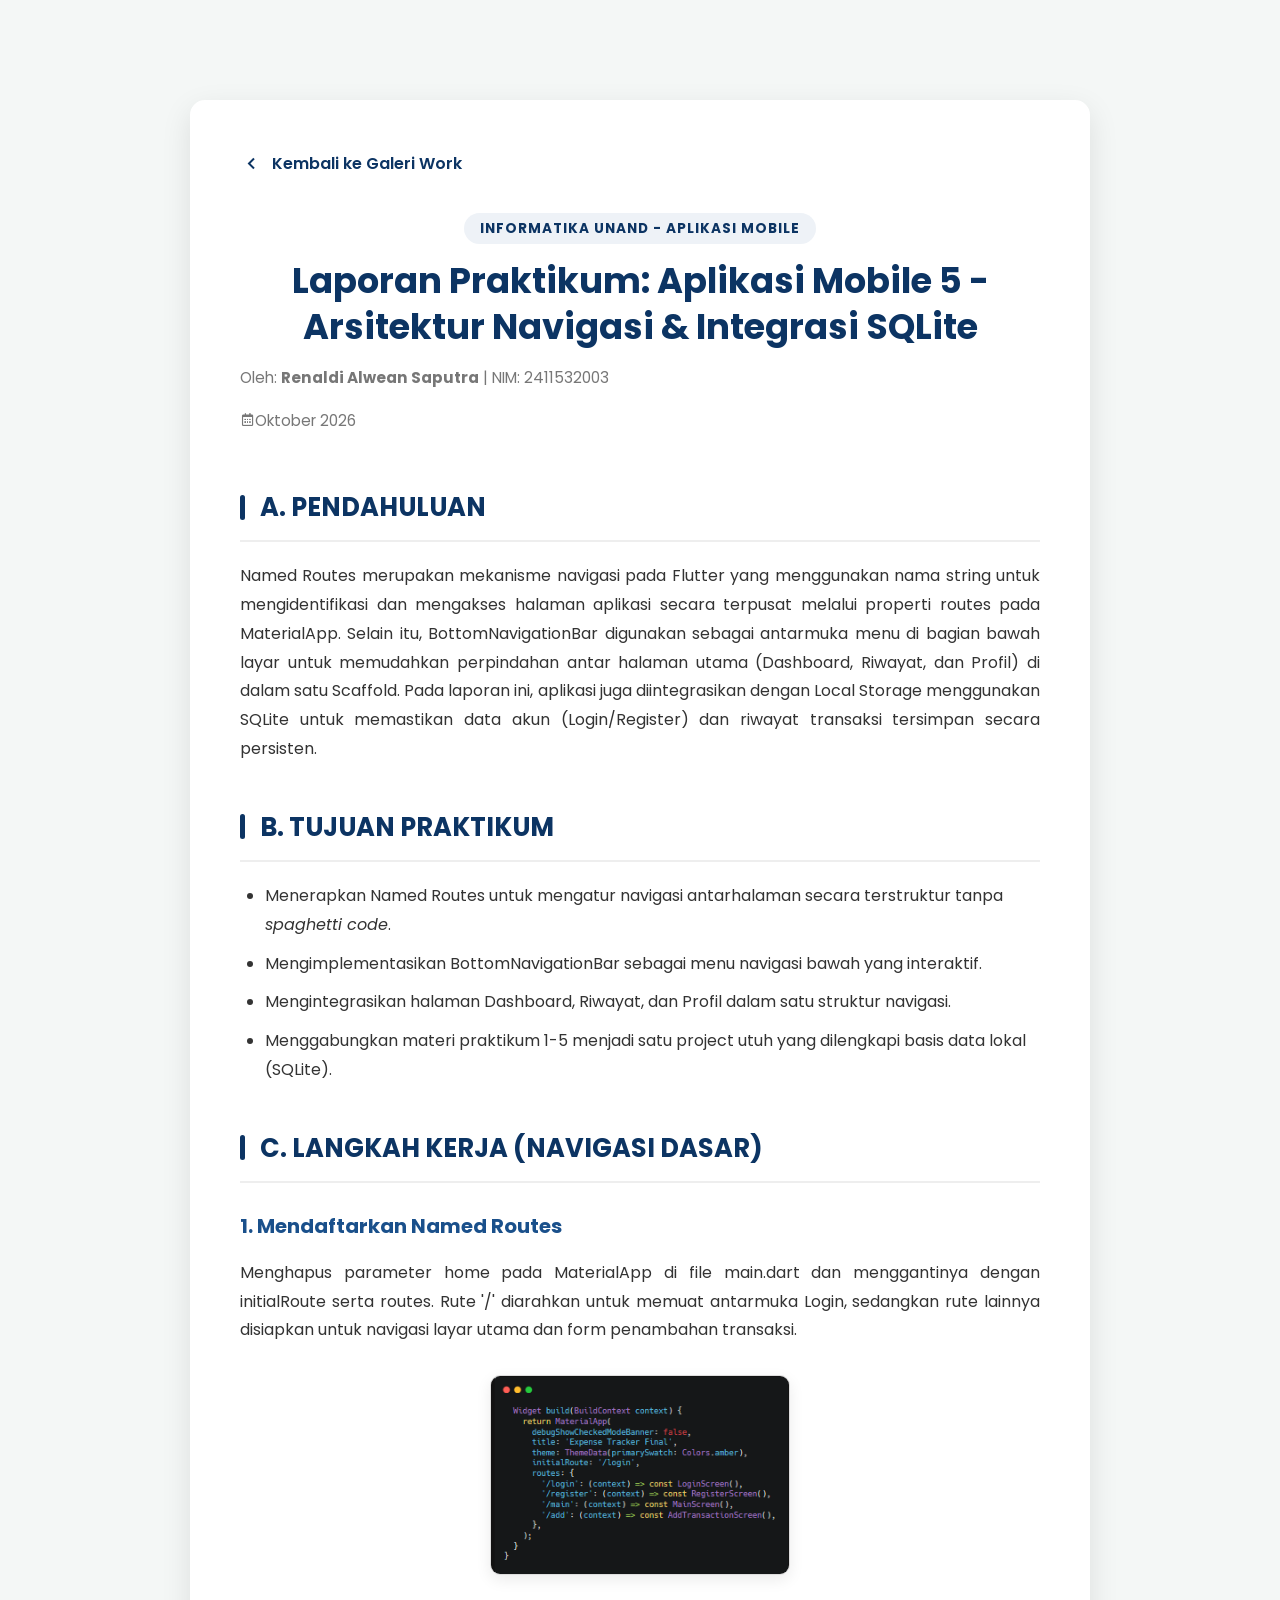
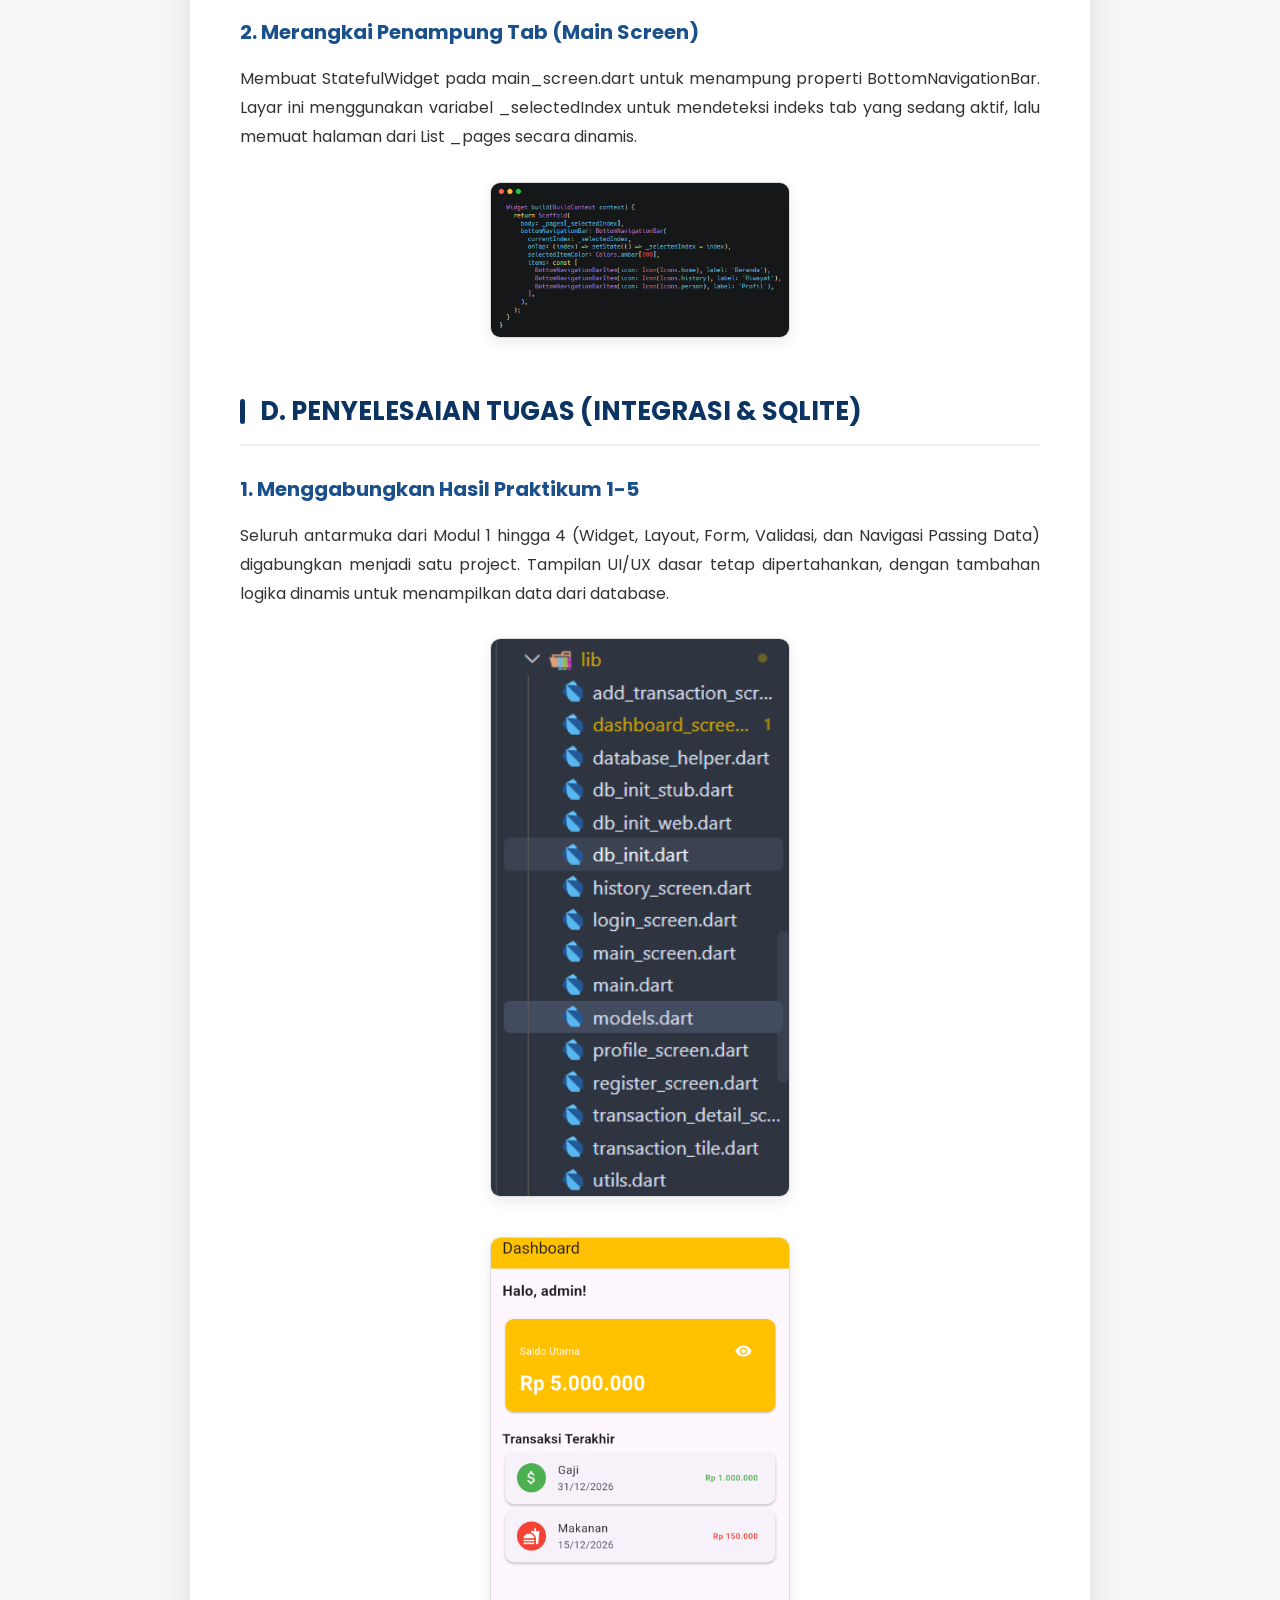
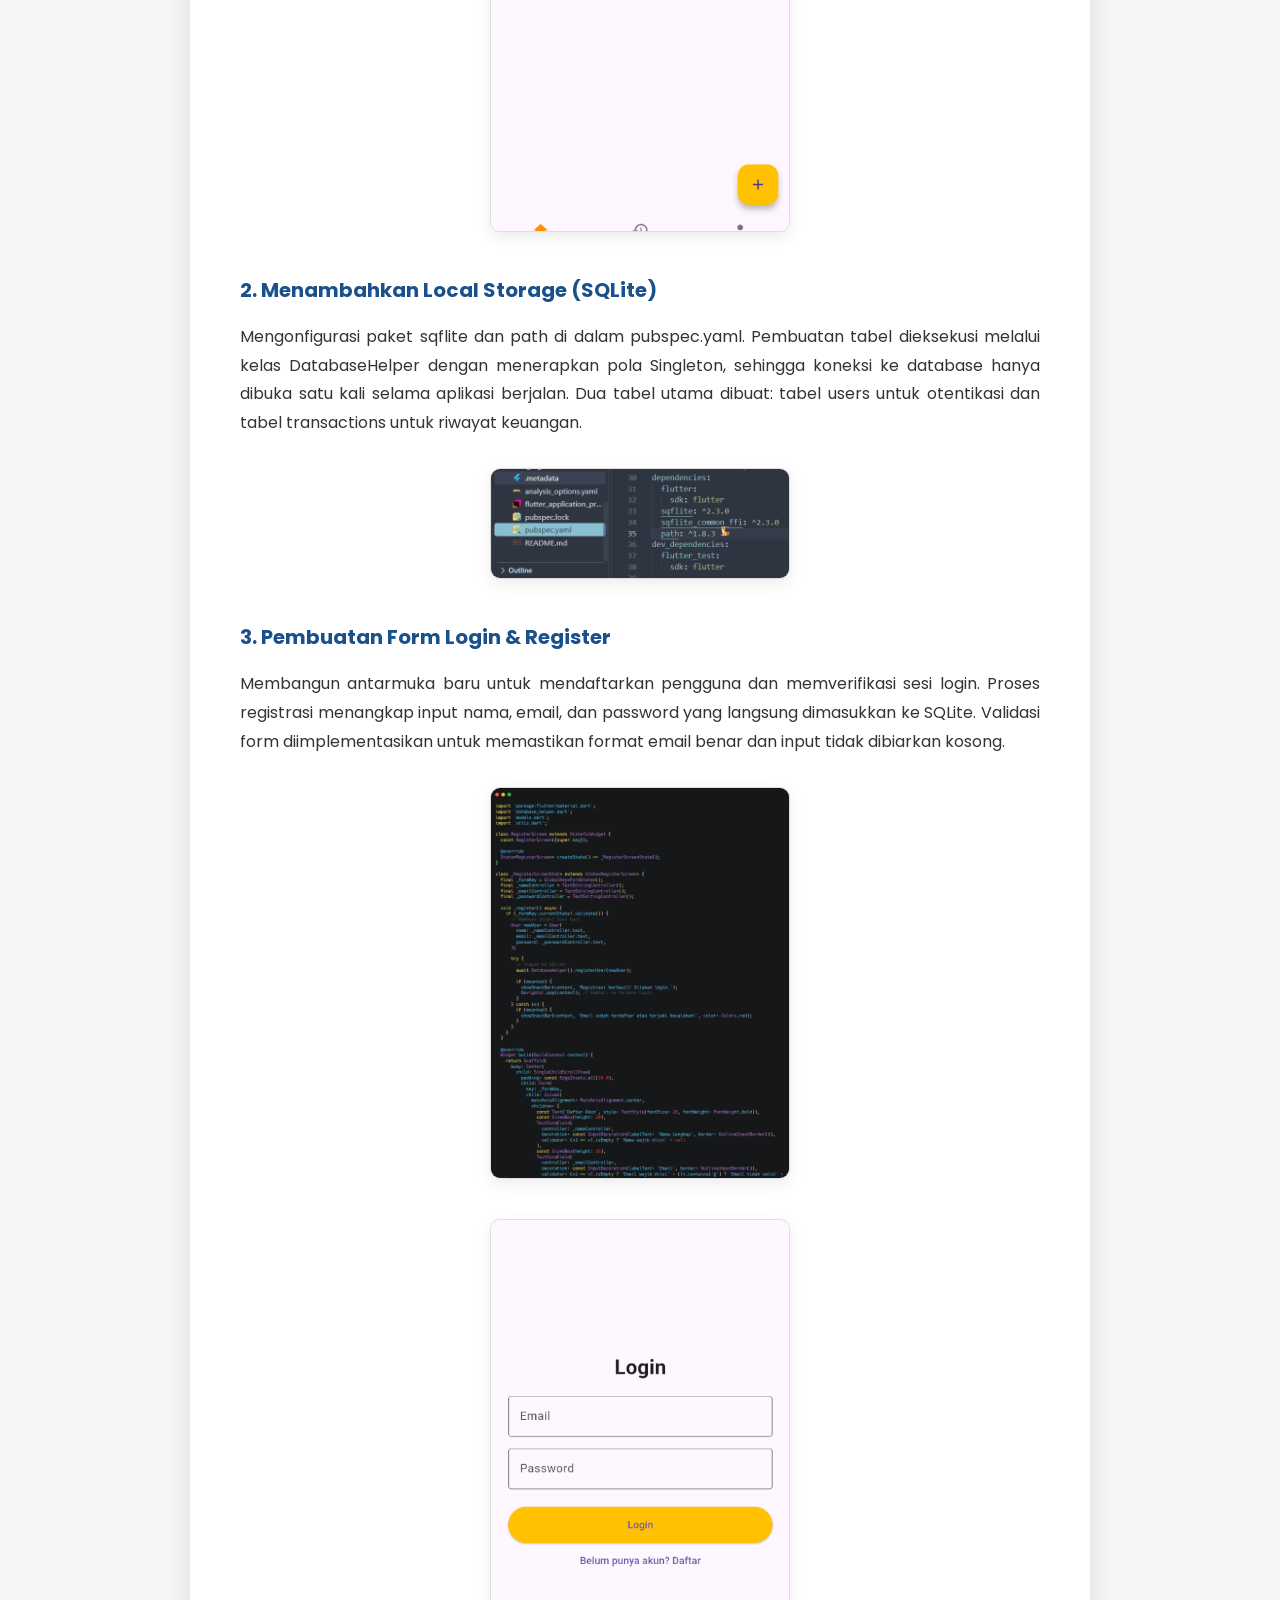
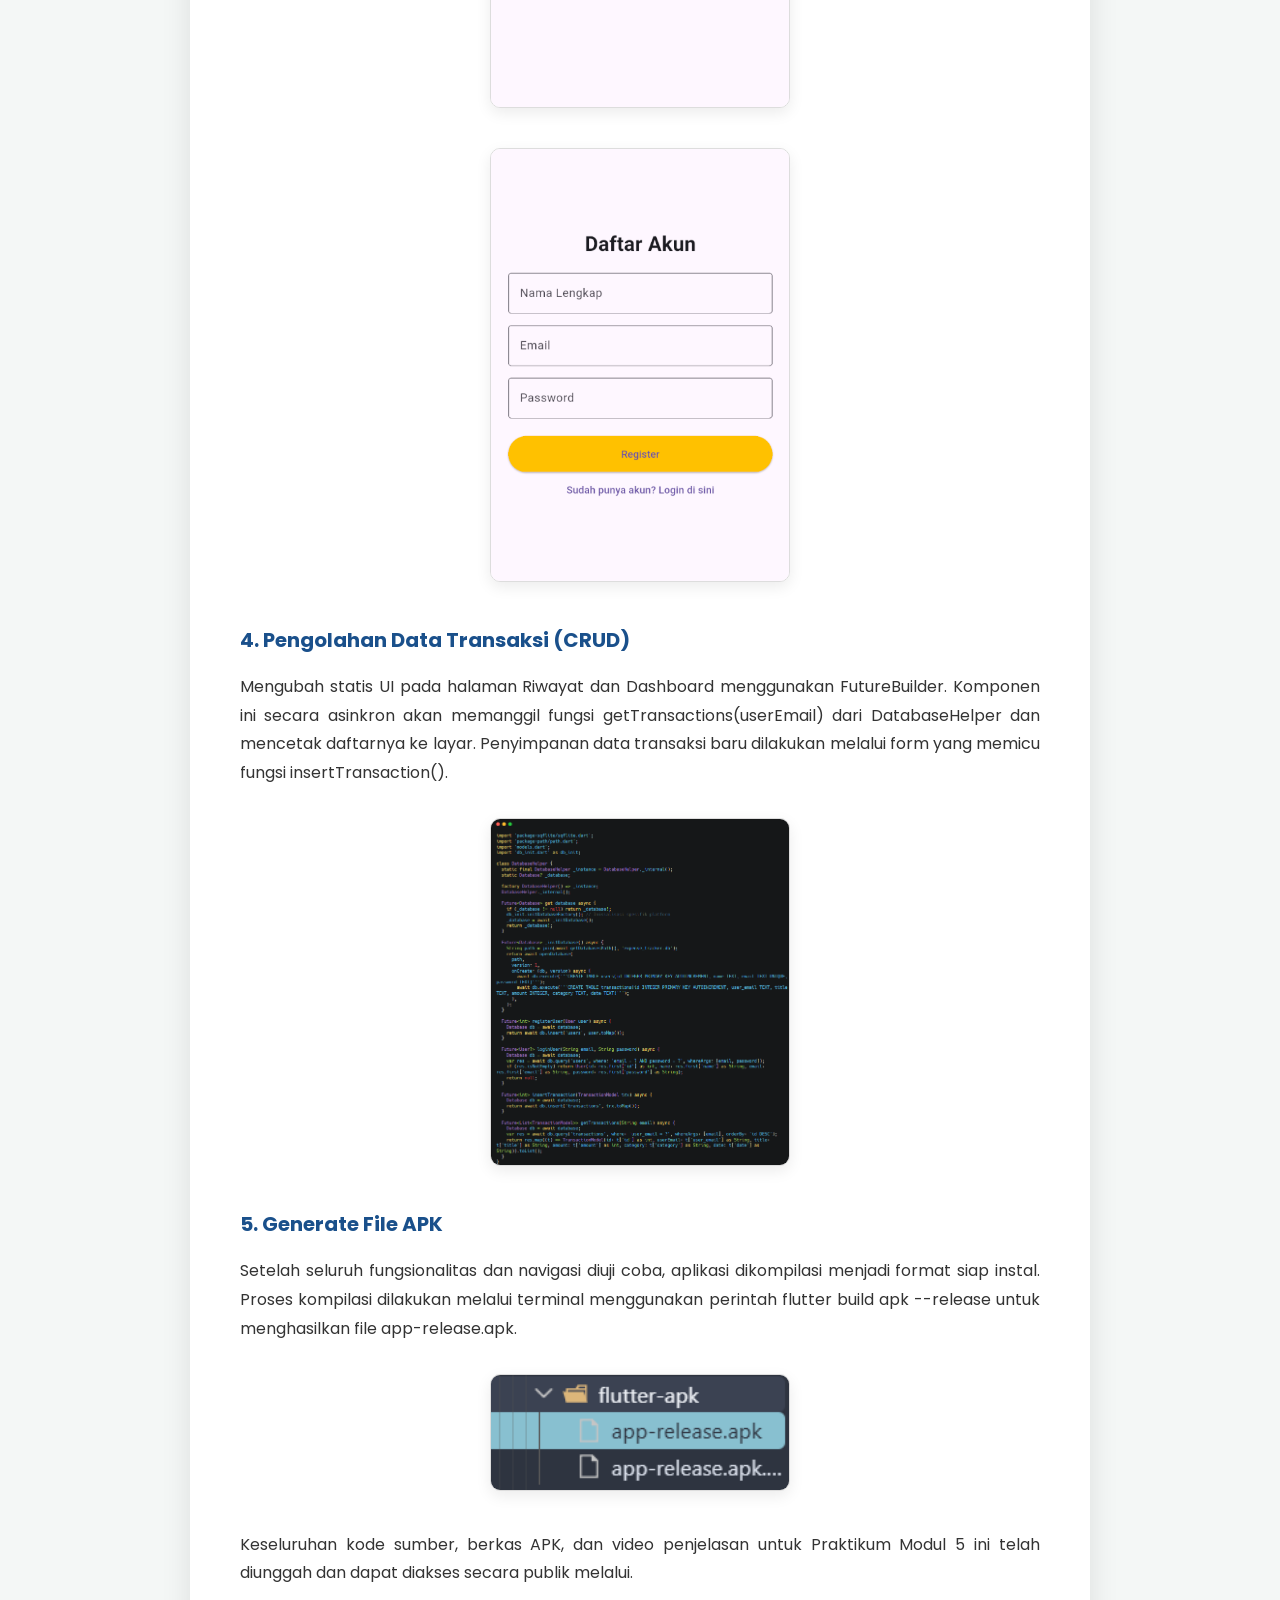
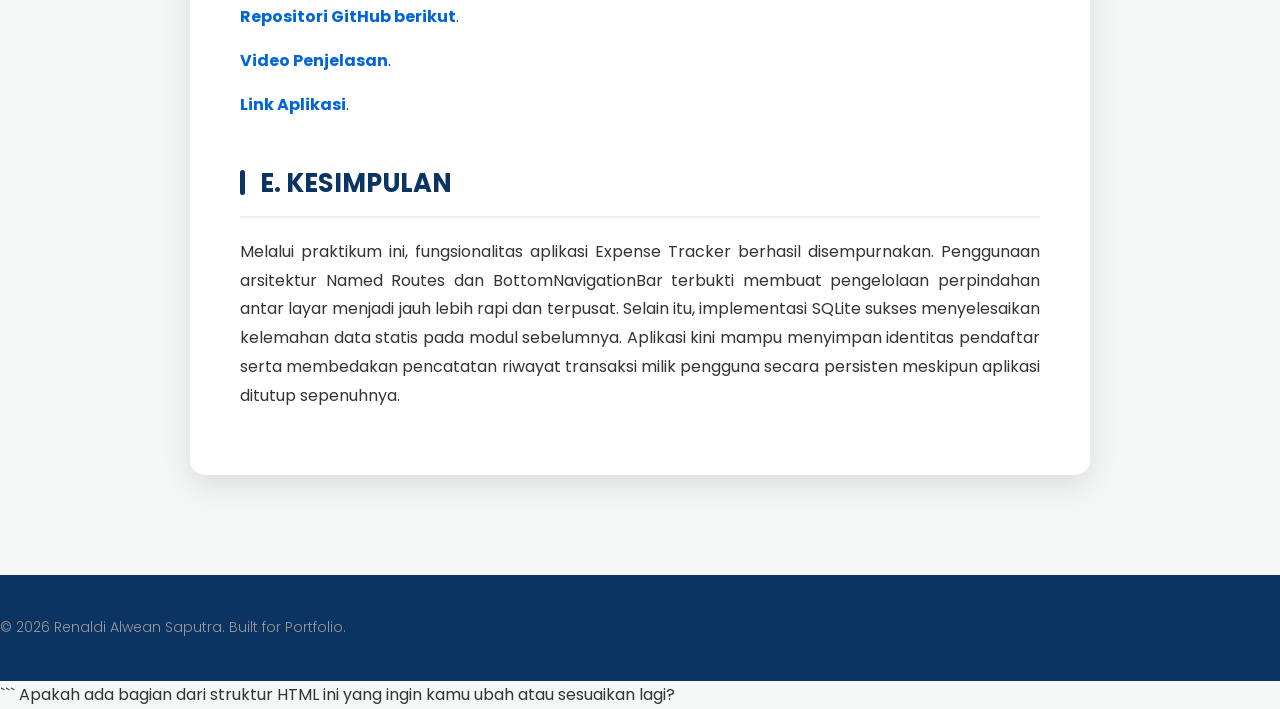
<file: Aplikasimobile5.html>
<!DOCTYPE html>
<html lang="id">
<head>
    <meta charset="UTF-8">
    <meta name="viewport" content="width=device-width, initial-scale=1.0">
    <title>Aplikasi Mobile - Arsitektur Navigasi & SQLite</title>
    <link rel="stylesheet" href="style.css">
    <link rel="stylesheet" href="https://unpkg.com/aos@next/dist/aos.css" />
    <link href='https://unpkg.com/boxicons@2.1.4/css/boxicons.min.css' rel='stylesheet'>
    <style>
        :root {
            --primary-color: #0c3463;
            --secondary-color: #1a508b;
            --text-color: #333;
            --bg-color: #f4f7f6;
            --white: #ffffff;
        }

        * {
            margin: 0;
            padding: 0;
            box-sizing: border-box;
            font-family: 'Poppins', sans-serif;
        }

        body {
            background-color: var(--bg-color);
            color: var(--text-color);
            line-height: 1.8;
        }

        /* Container Utama */
        .report-container {
            max-width: 900px;
            margin: 100px auto;
            background: var(--white);
            padding: 50px;
            border-radius: 15px;
            box-shadow: 0 10px 30px rgba(0,0,0,0.1);
        }
        .back-nav {
            margin-bottom: 30px;
        }

        .back-link {
            display: inline-flex;
            align-items: center;
            text-decoration: none;
            color: var(--primary-color);
            font-weight: 600;
            transition: 0.3s;
        }

        .back-link i {
            font-size: 1.5rem;
            margin-right: 8px;
        }

        .back-link:hover {
            transform: translateX(-5px);
        }
        header {
            text-align: center;
            margin-bottom: 50px;
        }

        .badge-dept {
            background: #eef2f7;
            color: var(--primary-color);
            padding: 6px 16px;
            border-radius: 50px;
            font-size: 0.85rem;
            font-weight: 700;
            text-transform: uppercase;
            letter-spacing: 1px;
        }

        header h1 {
            font-size: 2.2rem;
            color: var(--primary-color);
            margin: 15px 0;
            line-height: 1.3;
        }

        .meta-info {
            color: #777;
            font-size: 0.95rem;
        }
        h2 {
            color: var(--primary-color);
            font-size: 1.6rem;
            margin: 40px 0 20px;
            padding-bottom: 10px;
            border-bottom: 2px solid #eee;
            display: flex;
            align-items: center;
        }

        h2::before {
            content: '';
            width: 5px;
            height: 25px;
            background: var(--primary-color);
            margin-right: 15px;
            border-radius: 10px;
        }

        h3 {
            font-size: 1.25rem;
            margin: 25px 0 15px;
            color: var(--secondary-color);
        }

        p {
            margin-bottom: 15px;
            text-align: justify;
        }

        ul, ol {
            margin-bottom: 20px;
            padding-left: 25px;
        }

        li {
            margin-bottom: 10px;
        }
        .img-box {
            margin: 30px 0;
            text-align: center;
        }

        .img-box img {
            width: 100%;
            height: auto;
            border-radius: 10px;
            border: 1px solid #ddd;
            box-shadow: 0 5px 15px rgba(0,0,0,0.08);
            transition: 0.3s ease;
        }

        .img-box img:hover {
            transform: scale(1.01);
        }

        .caption {
            display: block;
            margin-top: 12px;
            font-size: 0.85rem;
            color: #888;
            font-style: italic;
        }

        /* Code Block */
        .code-snippet {
            background: #282c34;
            color: #abb2bf;
            padding: 20px;
            border-radius: 8px;
            font-family: 'Fira Code', 'Courier New', monospace;
            font-size: 0.9rem;
            margin: 20px 0;
            overflow-x: auto;
            position: relative;
        }

        .code-header {
            position: absolute;
            top: 0;
            right: 0;
            background: #3e4451;
            padding: 2px 10px;
            font-size: 0.7rem;
            border-radius: 0 8px 0 8px;
            color: #fff;
        }

        /* Footer */
        footer {
            text-align: center;
            padding: 40px 0;
            color: #999;
            font-size: 0.9rem;
        }

        /* Animation class */
        [data-aos] {
            pointer-events: none;
        }
        .aos-animate {
            pointer-events: auto;
        }

        @media (max-width: 768px) {
            .report-container {
                margin: 20px;
                padding: 25px;
            }
            header h1 {
                font-size: 1.8rem;
            }
        }
    </style>
</head>
<body>

    <div class="report-container" data-aos="fade-up">
        <div class="back-nav">
            <a href="work.html" class="back-link">
                <i class='bx bx-chevron-left'></i> Kembali ke Galeri Work
            </a>
        </div>

        <header>
            <span class="badge-dept">Informatika UNAND - Aplikasi Mobile</span>
            <h1>Laporan Praktikum: Aplikasi Mobile 5 - Arsitektur Navigasi & Integrasi SQLite</h1>
            <div class="meta-info">
                <p>Oleh: <strong>Renaldi Alwean Saputra</strong> | NIM: 2411532003</p>
                <p><i class='bx bx-calendar'></i>Oktober 2026</p>
            </div>
        </header>

        <section id="pendahuluan">
            <h2>A. PENDAHULUAN</h2>
            <p>Named Routes merupakan mekanisme navigasi pada Flutter yang menggunakan nama string untuk mengidentifikasi dan mengakses halaman aplikasi secara terpusat melalui properti routes pada MaterialApp. Selain itu, BottomNavigationBar digunakan sebagai antarmuka menu di bagian bawah layar untuk memudahkan perpindahan antar halaman utama (Dashboard, Riwayat, dan Profil) di dalam satu Scaffold. Pada laporan ini, aplikasi juga diintegrasikan dengan Local Storage menggunakan SQLite untuk memastikan data akun (Login/Register) dan riwayat transaksi tersimpan secara persisten.</p>
        </section>

        <section id="tujuan-praktikum">
            <h2>B. TUJUAN PRAKTIKUM</h2>
            <ul>
                <li>Menerapkan Named Routes untuk mengatur navigasi antarhalaman secara terstruktur tanpa <i>spaghetti code</i>.</li>
                <li>Mengimplementasikan BottomNavigationBar sebagai menu navigasi bawah yang interaktif.</li>
                <li>Mengintegrasikan halaman Dashboard, Riwayat, dan Profil dalam satu struktur navigasi.</li>
                <li>Menggabungkan materi praktikum 1-5 menjadi satu project utuh yang dilengkapi basis data lokal (SQLite).</li>
            </ul>
        </section>

        <section id="langkah-kerja">
            <h2>C. LANGKAH KERJA (NAVIGASI DASAR)</h2>
            
            <h3>1. Mendaftarkan Named Routes</h3>
            <p>Menghapus parameter home pada MaterialApp di file main.dart dan menggantinya dengan initialRoute serta routes. Rute '/' diarahkan untuk memuat antarmuka Login, sedangkan rute lainnya disiapkan untuk navigasi layar utama dan form penambahan transaksi.</p>
            <div class="img-box">
                <img src="Screenshot 2026-10-26 190551.png" style="width: 100%; max-width: 300px; height: auto;">
            </div>

            <h3>2. Merangkai Penampung Tab (Main Screen)</h3>
            <p>Membuat StatefulWidget pada main_screen.dart untuk menampung properti BottomNavigationBar. Layar ini menggunakan variabel _selectedIndex untuk mendeteksi indeks tab yang sedang aktif, lalu memuat halaman dari List _pages secara dinamis.</p>
            <div class="img-box">
                <img src="Screenshot 2026-10-26 190632.png" style="width: 100%; max-width: 300px; height: auto;">
            </div>
        </section>

        <section id="penyelesaian-tugas">
            <h2>D. PENYELESAIAN TUGAS (INTEGRASI & SQLITE)</h2>
            
            <h3>1. Menggabungkan Hasil Praktikum 1-5</h3>
            <p>Seluruh antarmuka dari Modul 1 hingga 4 (Widget, Layout, Form, Validasi, dan Navigasi Passing Data) digabungkan menjadi satu project. Tampilan UI/UX dasar tetap dipertahankan, dengan tambahan logika dinamis untuk menampilkan data dari database.</p>
            <div class="img-box">
                <img src="Screenshot 2026-10-26 190725.png" style="width: 100%; max-width: 300px; height: auto;">
            </div>
            <div class="img-box">
                <img src="Screenshot 2026-10-26 192235.png" style="width: 100%; max-width: 300px; height: auto;">
            </div>

            <h3>2. Menambahkan Local Storage (SQLite)</h3>
            <p>Mengonfigurasi paket sqflite dan path di dalam pubspec.yaml. Pembuatan tabel dieksekusi melalui kelas DatabaseHelper dengan menerapkan pola Singleton, sehingga koneksi ke database hanya dibuka satu kali selama aplikasi berjalan. Dua tabel utama dibuat: tabel users untuk otentikasi dan tabel transactions untuk riwayat keuangan.</p>
            <div class="img-box">
                <img src="Screenshot 2026-10-26 190752.png" style="width: 100%; max-width: 300px; height: auto;">
            </div>

            <h3>3. Pembuatan Form Login & Register</h3>
            <p>Membangun antarmuka baru untuk mendaftarkan pengguna dan memverifikasi sesi login. Proses registrasi menangkap input nama, email, dan password yang langsung dimasukkan ke SQLite. Validasi form diimplementasikan untuk memastikan format email benar dan input tidak dibiarkan kosong.</p>
            <div class="img-box">
                <img src="Screenshot 2026-10-26 190908.png" style="width: 100%; max-width: 300px; height: auto;">
            </div>
            <div class="img-box">
                <img src="Screenshot 2026-10-26 192156.png" style="width: 100%; max-width: 300px; height: auto;">
            </div>
            <div class="img-box">
                <img src="Screenshot 2026-10-26 192209.png" style="width: 100%; max-width: 300px; height: auto;">
            </div>

            <h3>4. Pengolahan Data Transaksi (CRUD)</h3>
            <p>Mengubah statis UI pada halaman Riwayat dan Dashboard menggunakan FutureBuilder. Komponen ini secara asinkron akan memanggil fungsi getTransactions(userEmail) dari DatabaseHelper dan mencetak daftarnya ke layar. Penyimpanan data transaksi baru dilakukan melalui form yang memicu fungsi insertTransaction().</p>
            <div class="img-box">
                <img src="Screenshot 2026-10-26 191118.png" style="width: 100%; max-width: 300px; height: auto;">
            </div>

            <h3>5. Generate File APK</h3>
            <p>Setelah seluruh fungsionalitas dan navigasi diuji coba, aplikasi dikompilasi menjadi format siap instal. Proses kompilasi dilakukan melalui terminal menggunakan perintah flutter build apk --release untuk menghasilkan file app-release.apk.</p>
            <div class="img-box">
                <img src="Screenshot 2026-10-26 191140.png" style="width: 100%; max-width: 300px; height: auto;">
            </div>
            
            <p>
              Keseluruhan kode sumber, berkas APK, dan video penjelasan untuk Praktikum Modul 5 ini telah diunggah dan dapat diakses secara publik melalui.
            </p>
            <p>
              <a href="https://github.com/RAlwean/Renaldi_Alwean_2411532003_AplikasiMobile" target="_blank" style="color: #0366d6; text-decoration: none; font-weight: bold;">Repositori GitHub berikut</a>.
            </p>
            <p>
              <a href="https://youtu.be/CvEjD_bm2eA" target="_blank" style="color: #0366d6; text-decoration: none; font-weight: bold;">Video Penjelasan</a>.
            </p>
            <p>
              <a href="https://drive.google.com/drive/folders/1IvQyeJHCyoBQeeAeZ_d2iGZkY9YBWaEN?usp=sharing" target="_blank" style="color: #0366d6; text-decoration: none; font-weight: bold;">Link Aplikasi</a>.
            </p>
        </section>

        <section id="kesimpulan">
            <h2>E. KESIMPULAN</h2>
            <p>Melalui praktikum ini, fungsionalitas aplikasi Expense Tracker berhasil disempurnakan. Penggunaan arsitektur Named Routes dan BottomNavigationBar terbukti membuat pengelolaan perpindahan antar layar menjadi jauh lebih rapi dan terpusat. Selain itu, implementasi SQLite sukses menyelesaikan kelemahan data statis pada modul sebelumnya. Aplikasi kini mampu menyimpan identitas pendaftar serta membedakan pencatatan riwayat transaksi milik pengguna secara persisten meskipun aplikasi ditutup sepenuhnya.</p>
        </section>
    </div>

    <footer>
        <p>&copy; 2026 Renaldi Alwean Saputra. Built for Portfolio.</p>
    </footer>

    <script src="https://unpkg.com/aos@next/dist/aos.js"></script>
    <script>
        AOS.init({
            duration: 800,
            offset: 150,
            once: true
        });
    </script>
</body>
</html>
```<ElicitationsGroup>
<SpecificElicitation>Apakah ada bagian dari struktur HTML ini yang ingin kamu ubah atau sesuaikan lagi?</SpecificElicitation>
</ElicitationsGroup>
</file>
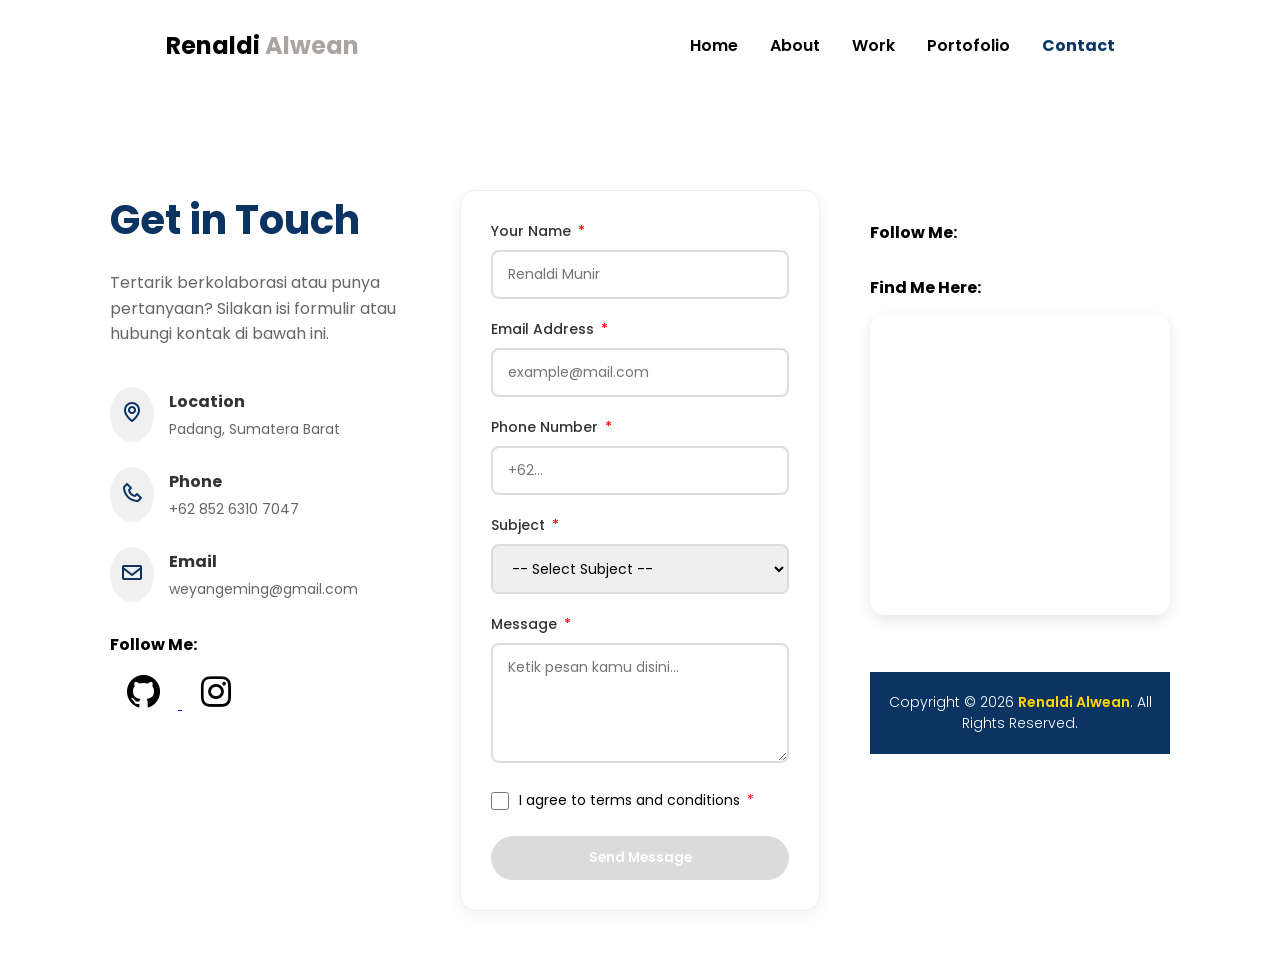
<file: contact.html>
<!DOCTYPE html>
<html lang="en">

<head>
    <meta charset="UTF-8">
    <meta name="viewport" content="width=device-width, initial-scale=1.0">
    <title>Contact - Renaldi Alwean</title>

    <link rel="stylesheet" href="style.css">

    <link rel="stylesheet" href="https://unpkg.com/aos@next/dist/aos.css" />
    <link href='https://unpkg.com/boxicons@2.1.4/css/boxicons.min.css' rel='stylesheet'>
</head>

<body>

    <script src="script.js" defer></script>

    <nav>
        <div class="logo">
            <h2 data-aos="zoom-in">Renaldi <span>Alwean</span></h2>
        </div>
        <div class="link">
            <ul>
                <li data-aos="fade-up" data-aos-delay="200"><a href="index.html">Home</a></li>
                <li data-aos="fade-up" data-aos-delay="400"><a href="about.html">About</a></li>
                <li data-aos="fade-up" data-aos-delay="600"><a href="work.html">Work</a></li>
                <li data-aos="fade-up" data-aos-delay="800"><a href="portofolio.html">Portofolio</a></li>
                <li data-aos="fade-up" data-aos-delay="1000"><a href="contact.html"
                        style="color: rgb(12, 52, 99); font-weight: bold;">Contact</a></li>
            </ul>
        </div>
    </nav>

    <div class="contact-container">

        <div class="contact-info-col" data-aos="fade-right">
            <h1 class="contact-title">Get in Touch</h1>
            <p class="contact-desc">
                Tertarik berkolaborasi atau punya pertanyaan? Silakan isi formulir atau hubungi kontak di bawah ini.
            </p>

            <div class="info-item">
                <div class="info-icon"><i class='bx bx-map'></i></div>
                <div class="info-content">
                    <h4>Location</h4>
                    <p>Padang, Sumatera Barat</p>
                </div>
            </div>

            <div class="info-item">
                <div class="info-icon"><i class='bx bx-phone'></i></div>
                <div class="info-content">
                    <h4>Phone</h4>
                    <p>+62 852 6310 7047</p>
                </div>
            </div>

            <div class="info-item">
                <div class="info-icon"><i class='bx bx-envelope'></i></div>
                <div class="info-content">
                    <h4>Email</h4>
                    <p>weyangeming@gmail.com</p>
                </div>
            </div>

            <div style="margin-top: 30px;">
                <h4 style="margin-bottom: 15px;">Follow Me:</h4>
                <div class="social">
                    <a href="https://github.com/RAlwean" target="_blank">
                        <i class="bx bxl-github"></i>
                    </a>
                    <a href="https://www.instagram.com/Weansylnnt" target="_blank">
                        <i class="bx bxl-instagram"></i>
                    </a>
                </div>
            </div>
        </div>

        <div class="contact-form-col" data-aos="fade-left">
            <form id="contactForm">

                <div class="form-group">
                    <label>Your Name <span class="required-star">*</span></label>
                    <input type="text" id="name" class="form-control" placeholder="Renaldi Munir">
                    <small class="error-msg">Nama wajib diisi.</small>
                </div>

                <div class="form-group">
                    <label>Email Address <span class="required-star">*</span></label>
                    <input type="email" id="email" class="form-control" placeholder="example@mail.com">
                    <small class="error-msg">Format email tidak valid.</small>
                </div>

                <div class="form-group">
                    <label>Phone Number <span class="required-star">*</span></label>
                    <input type="tel" id="phone" class="form-control" placeholder="+62...">
                    <small class="error-msg">Nomor telepon wajib diisi.</small>
                </div>

                <div class="form-group">
                    <label>Subject <span class="required-star">*</span></label>
                    <select id="subject" class="form-control">
                        <option value="">-- Select Subject --</option>
                        <option value="project">Kolaborasi Project</option>
                        <option value="hiring">Pekerjaan</option>
                        <option value="general">Pertanyaan tentang saya</option>
                    </select>
                    <small class="error-msg">Pilih salah satu subjek.</small>
                </div>

                <div class="form-group">
                    <label>Message <span class="required-star">*</span></label>
                    <textarea id="message" class="form-control" placeholder="Ketik pesan kamu disini..."></textarea>
                    <small class="error-msg">Pesan tidak boleh kosong.</small>
                </div>

                <div class="form-check">
                    <input type="checkbox" id="terms">
                    <label for="terms">I agree to terms and conditions <span class="required-star">*</span></label>
                </div>

                <button type="submit" id="submitBtn" class="submit-btn" disabled>Send Message</button>
            </form>
        </div>
        <div class="contact-info-col" data-aos="fade-right">
            <div style="margin-top: 30px;">
                <h4 style="margin-bottom: 15px;">Follow Me:</h4>
                <div class="social">
                </div>
                <div class="map-box">
                    <h4 style="margin-bottom: 15px; margin-top: 30px;">Find Me Here:</h4>

                    <iframe
                        src="https://www.google.com/maps/embed?pb=!1m14!1m12!1m3!1d470.67532889849525!2d100.46280529057677!3d-0.9193280868783479!2m3!1f0!2f0!3f0!3m2!1i1024!2i768!4f13.1!5e0!3m2!1sid!2sid!4v1765524176910!5m2!1sid!2sid"
                        width="100%" height="250" style="border:0;" allowfullscreen="" loading="lazy"
                        referrerpolicy="no-referrer-when-downgrade">
                    </iframe>
                </div>

            </div>

            <script src="https://unpkg.com/aos@next/dist/aos.js"></script>
            <script>AOS.init({ offset: 50 });</script>
            <footer>
                <p>Copyright &copy; <span id="year"></span> <strong>Renaldi Alwean</strong>. All Rights Reserved.</p>
            </footer>
            <script src="script.js"></script>
</body>

</html>
</body>

</html>
</file>
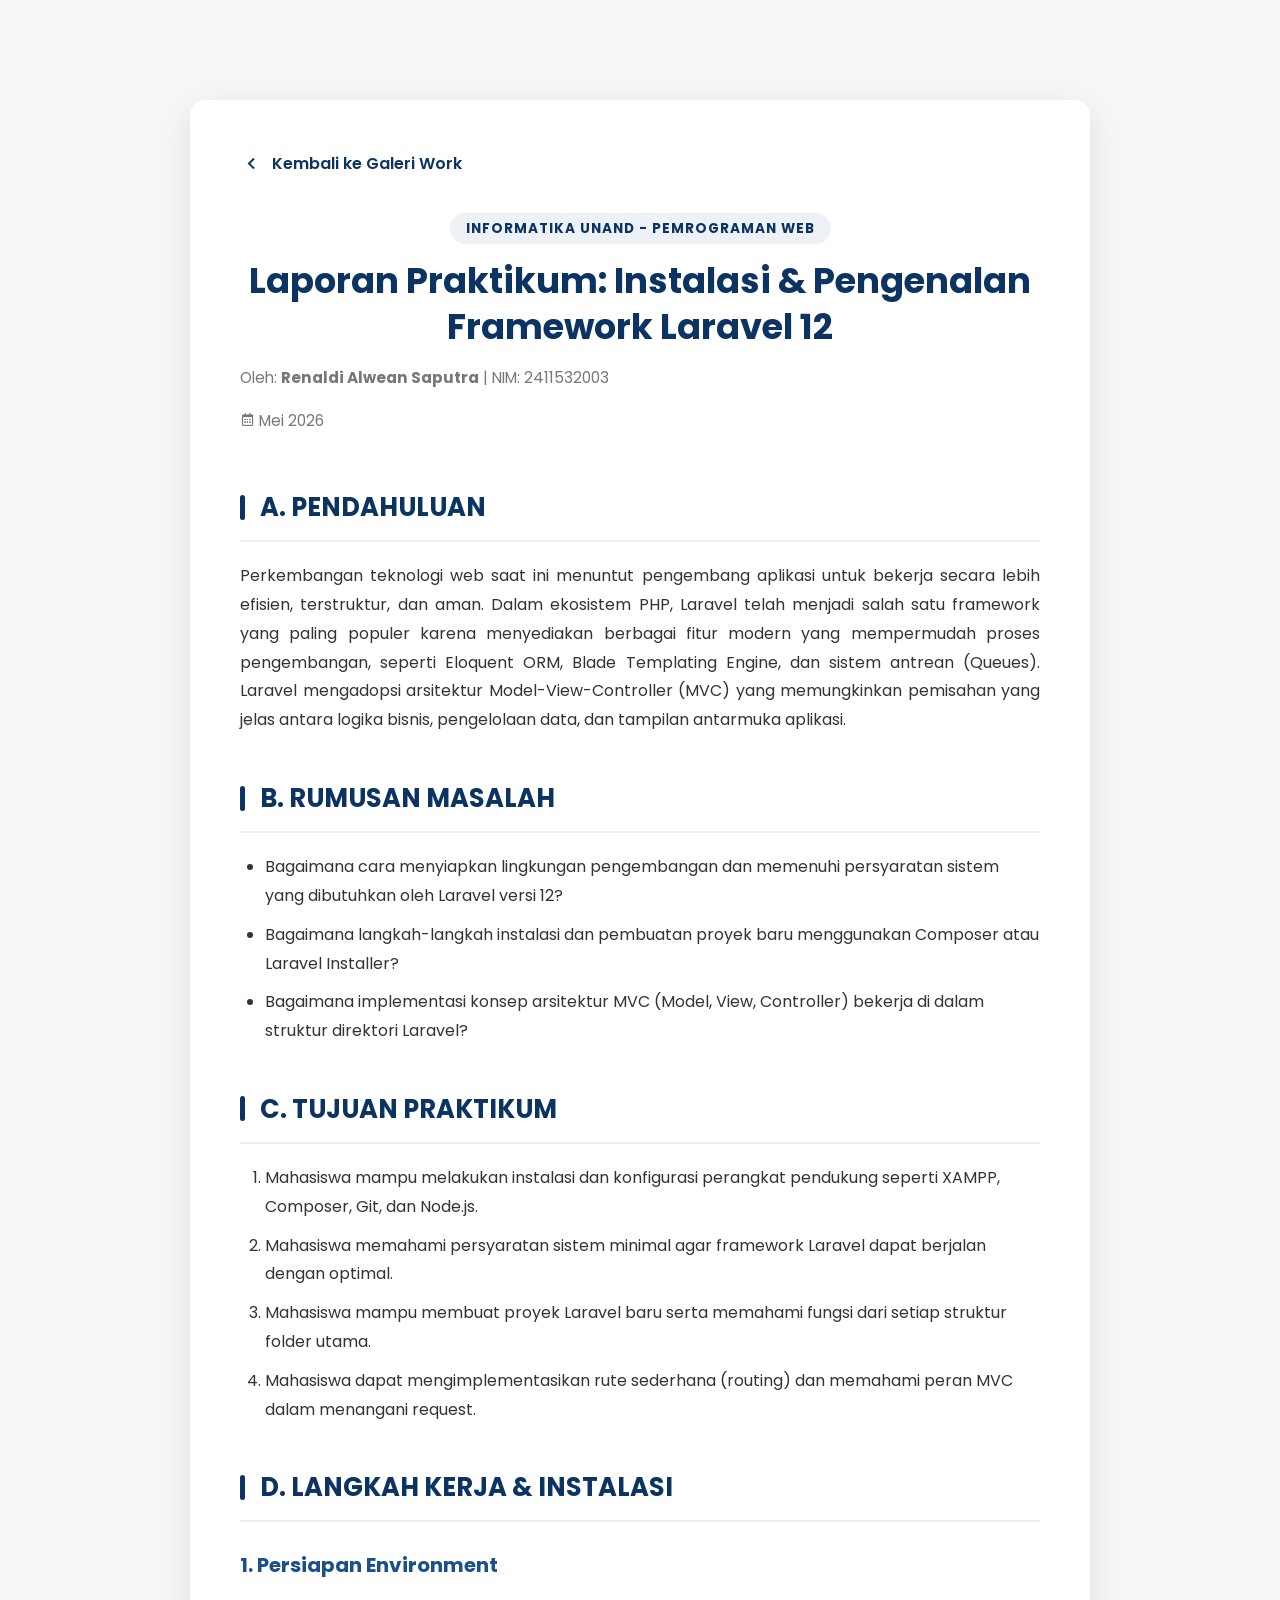
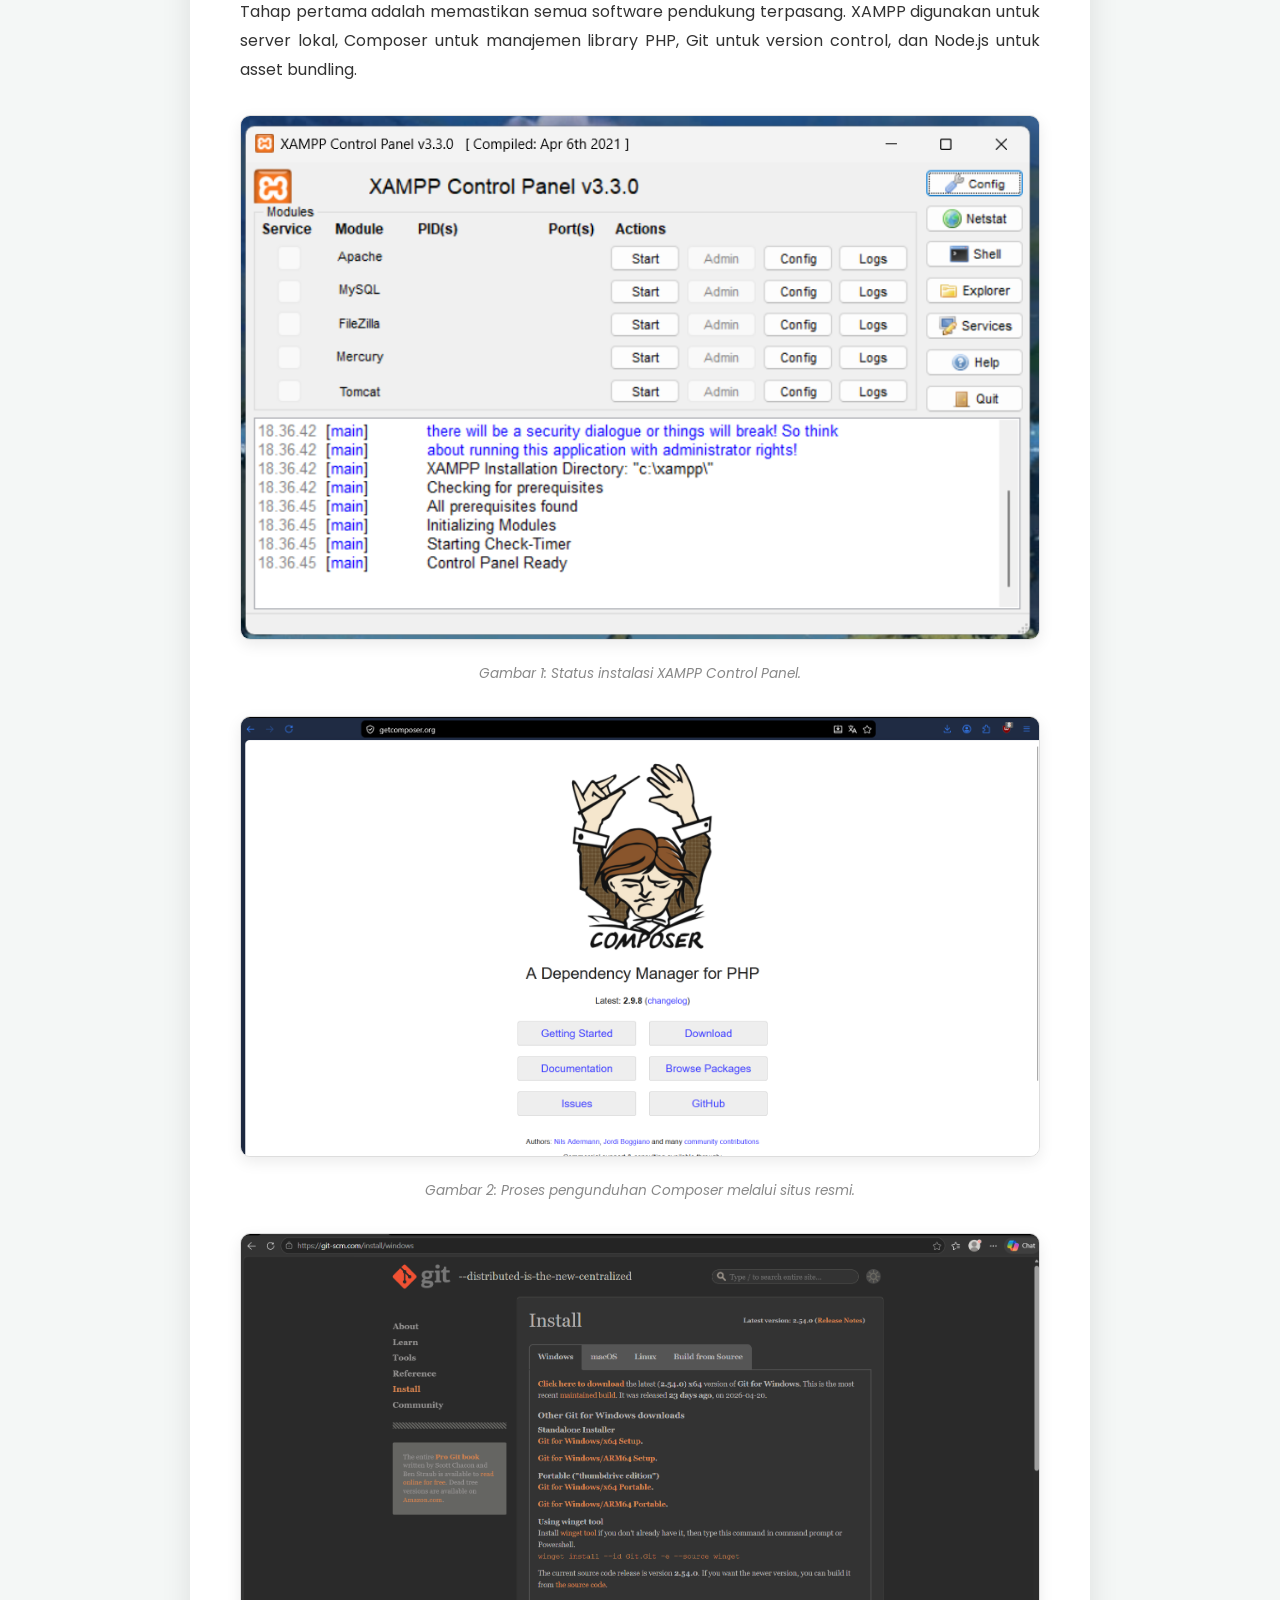
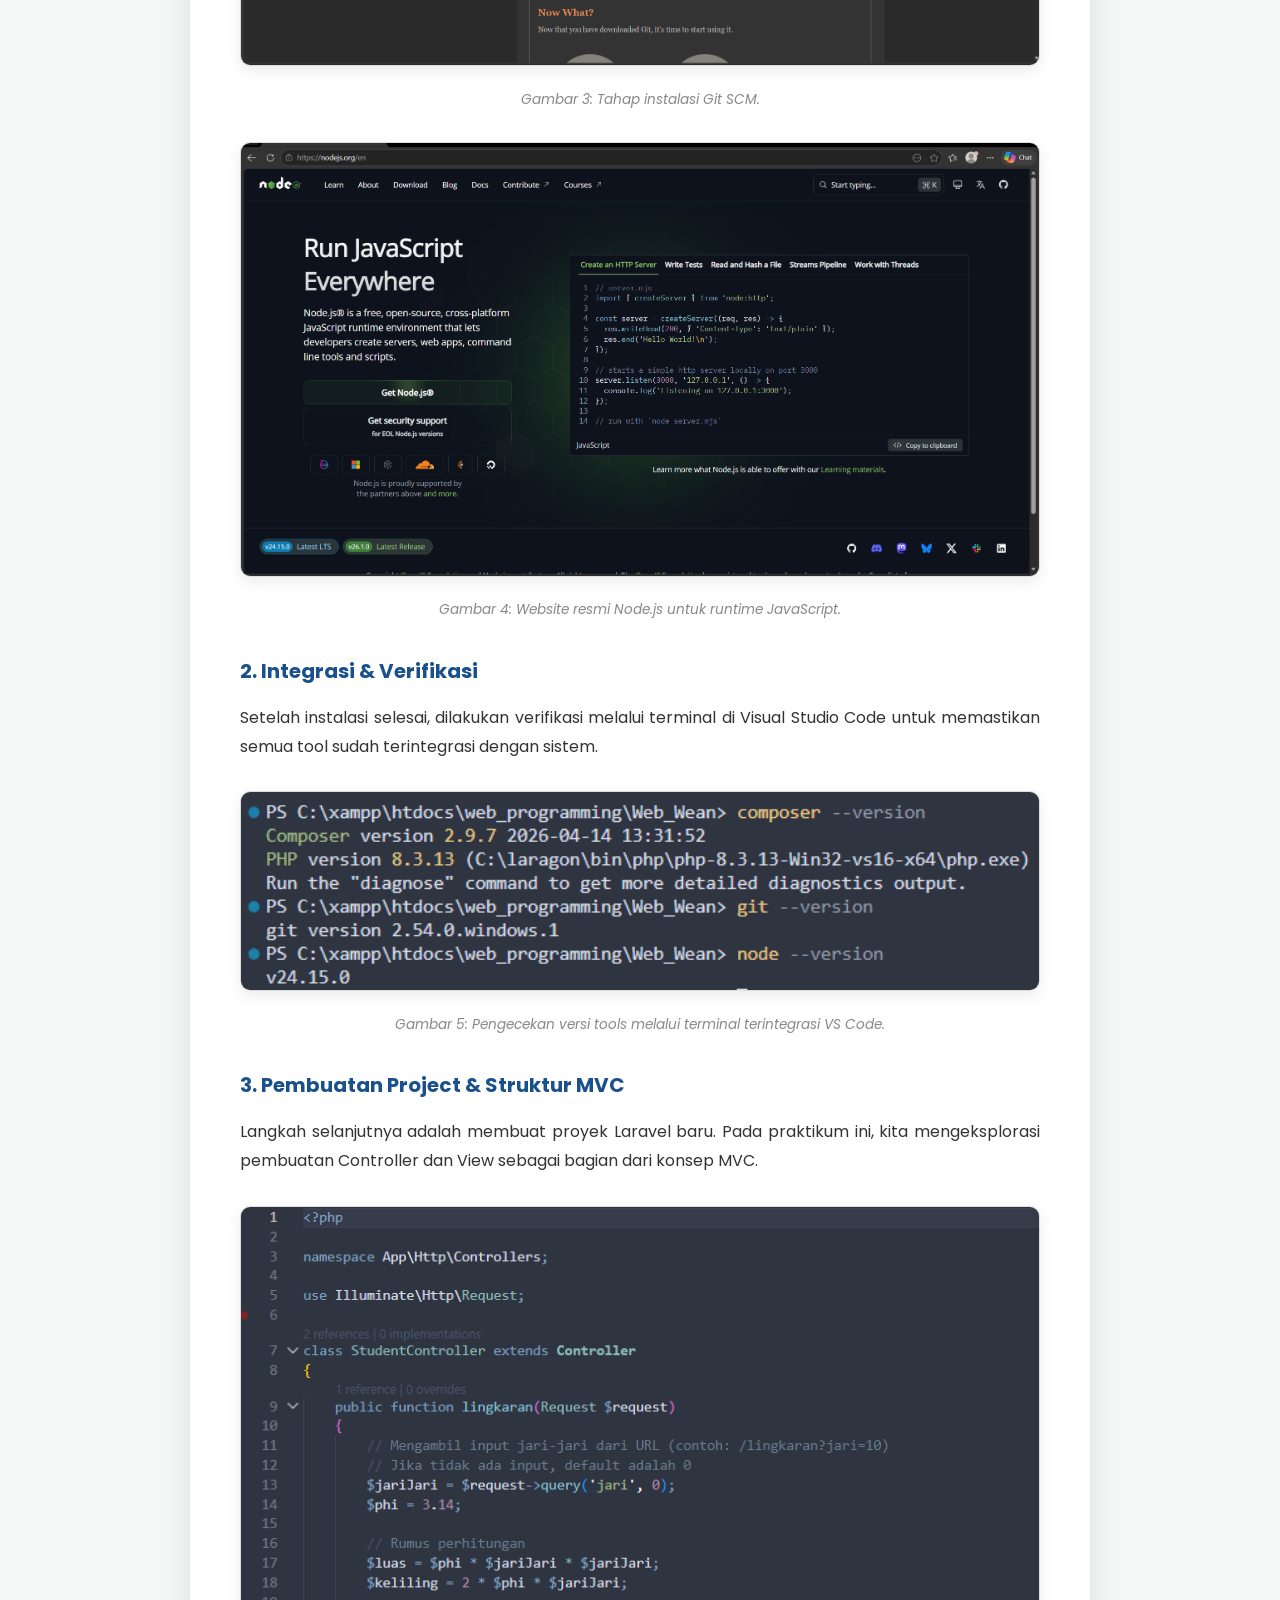
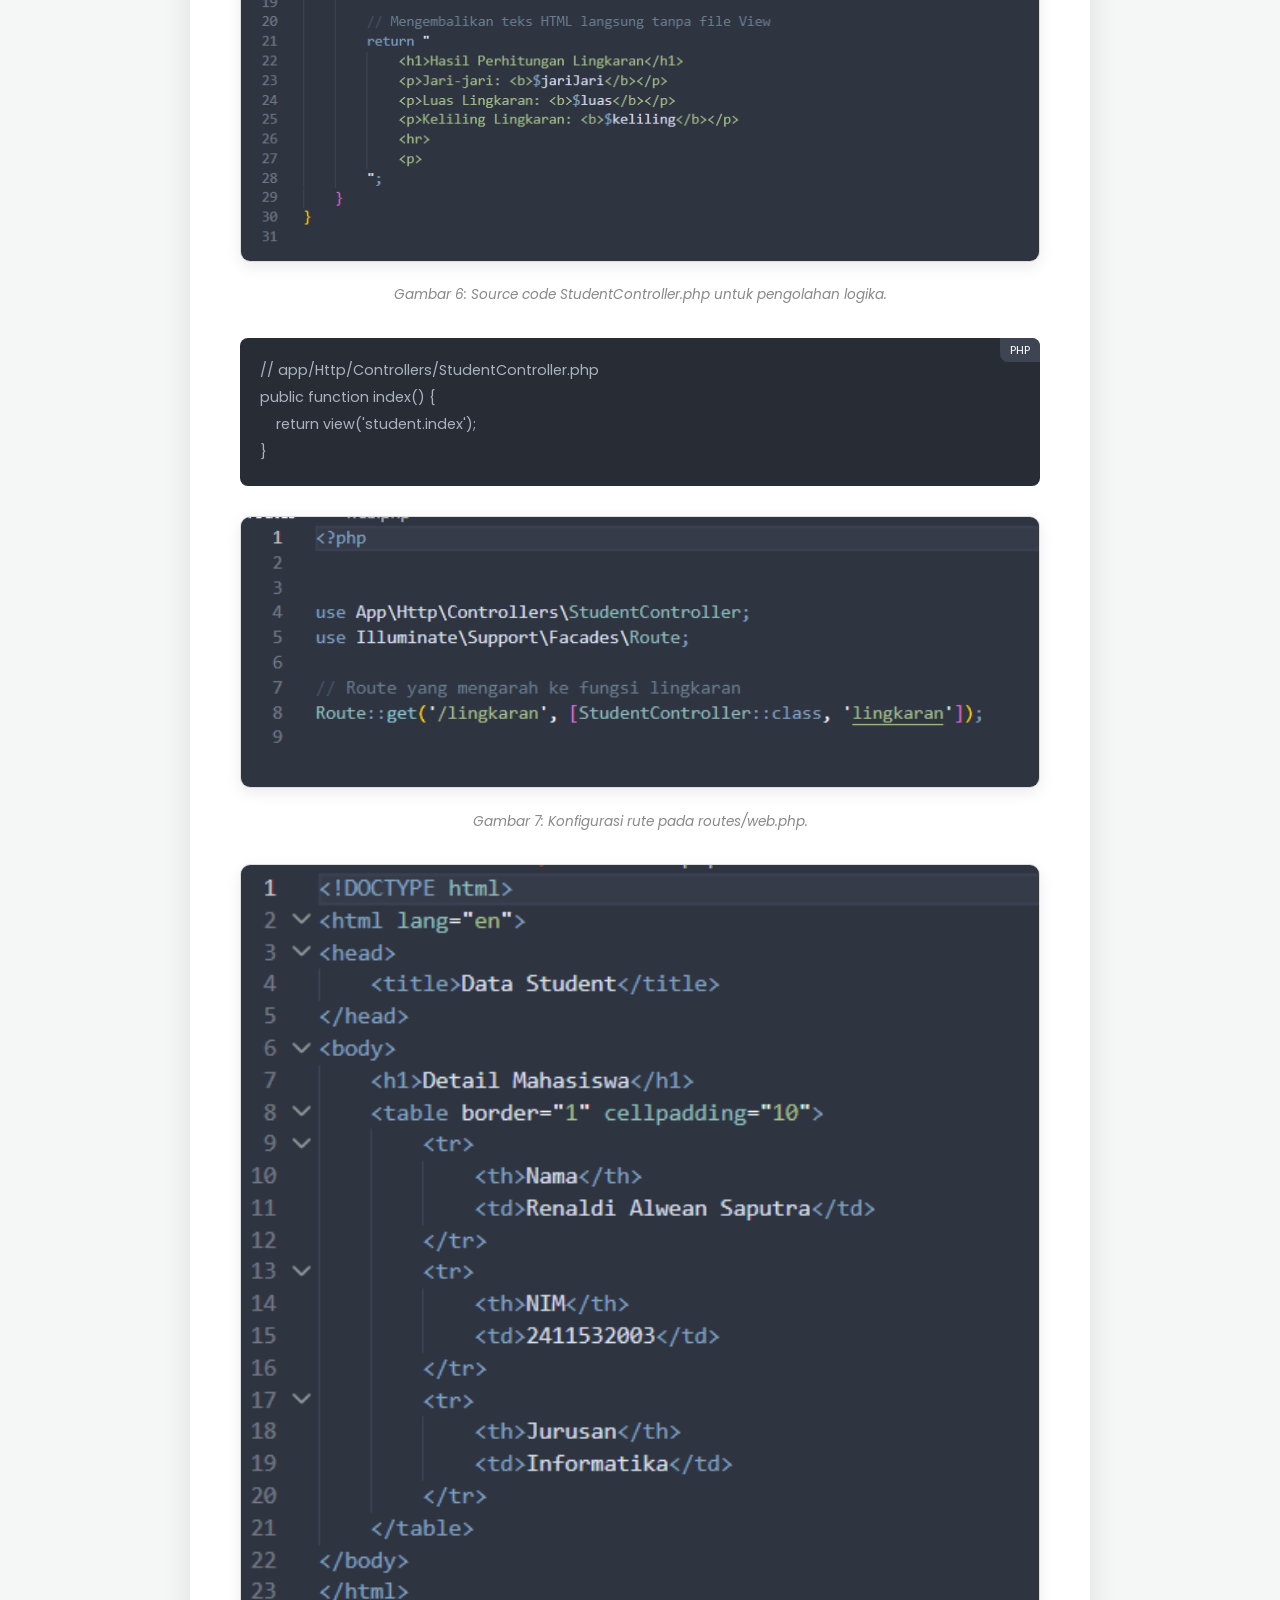
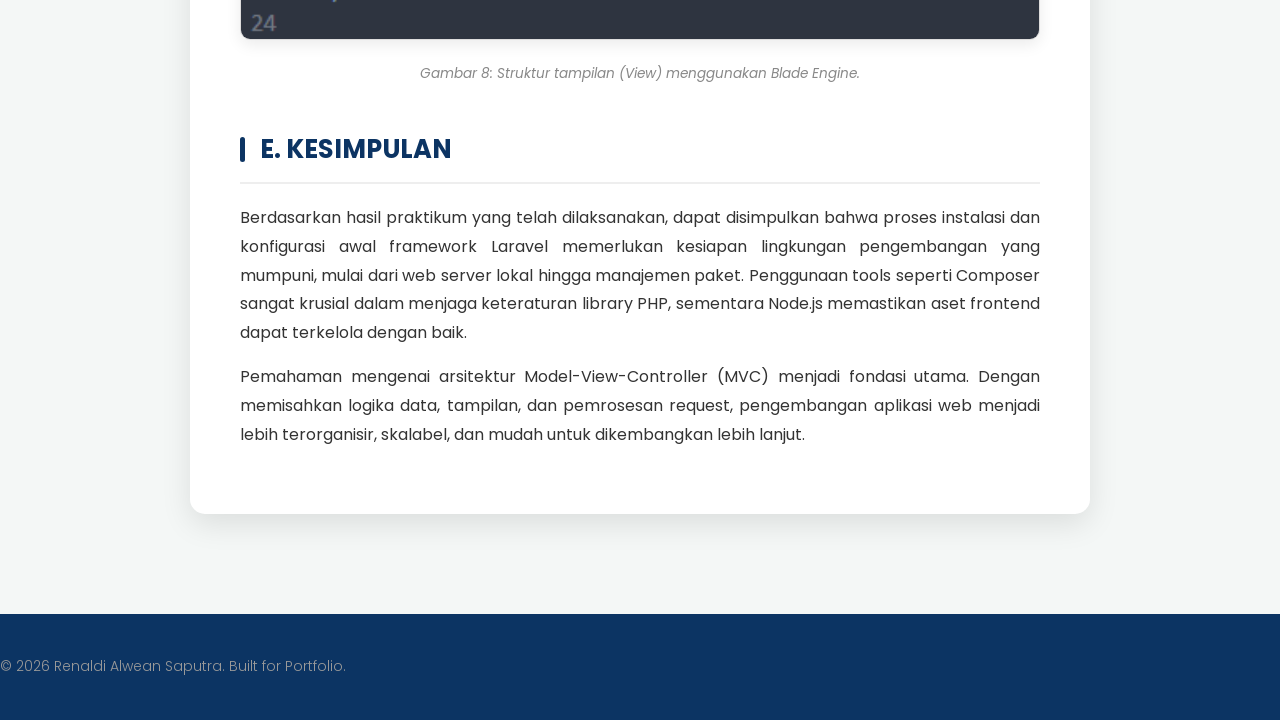
<file: detail-laravel.html>
<!DOCTYPE html>
<html lang="id">
<head>
    <meta charset="UTF-8">
    <meta name="viewport" content="width=device-width, initial-scale=1.0">
    <title>Laporan Praktikum - Instalasi Laravel</title>
    <link rel="stylesheet" href="style.css">
    <link rel="stylesheet" href="https://unpkg.com/aos@next/dist/aos.css" />
    <link href='https://unpkg.com/boxicons@2.1.4/css/boxicons.min.css' rel='stylesheet'>
    <style>
        :root {
            --primary-color: #0c3463;
            --secondary-color: #1a508b;
            --text-color: #333;
            --bg-color: #f4f7f6;
            --white: #ffffff;
        }

        * {
            margin: 0;
            padding: 0;
            box-sizing: border-box;
            font-family: 'Poppins', sans-serif;
        }

        body {
            background-color: var(--bg-color);
            color: var(--text-color);
            line-height: 1.8;
        }

        /* Container Utama */
        .report-container {
            max-width: 900px;
            margin: 100px auto;
            background: var(--white);
            padding: 50px;
            border-radius: 15px;
            box-shadow: 0 10px 30px rgba(0,0,0,0.1);
        }
        .back-nav {
            margin-bottom: 30px;
        }

        .back-link {
            display: inline-flex;
            align-items: center;
            text-decoration: none;
            color: var(--primary-color);
            font-weight: 600;
            transition: 0.3s;
        }

        .back-link i {
            font-size: 1.5rem;
            margin-right: 8px;
        }

        .back-link:hover {
            transform: translateX(-5px);
        }
        header {
            text-align: center;
            margin-bottom: 50px;
        }

        .badge-dept {
            background: #eef2f7;
            color: var(--primary-color);
            padding: 6px 16px;
            border-radius: 50px;
            font-size: 0.85rem;
            font-weight: 700;
            text-transform: uppercase;
            letter-spacing: 1px;
        }

        header h1 {
            font-size: 2.2rem;
            color: var(--primary-color);
            margin: 15px 0;
            line-height: 1.3;
        }

        .meta-info {
            color: #777;
            font-size: 0.95rem;
        }
        h2 {
            color: var(--primary-color);
            font-size: 1.6rem;
            margin: 40px 0 20px;
            padding-bottom: 10px;
            border-bottom: 2px solid #eee;
            display: flex;
            align-items: center;
        }

        h2::before {
            content: '';
            width: 5px;
            height: 25px;
            background: var(--primary-color);
            margin-right: 15px;
            border-radius: 10px;
        }

        h3 {
            font-size: 1.25rem;
            margin: 25px 0 15px;
            color: var(--secondary-color);
        }

        p {
            margin-bottom: 15px;
            text-align: justify;
        }

        ul, ol {
            margin-bottom: 20px;
            padding-left: 25px;
        }

        li {
            margin-bottom: 10px;
        }
        .img-box {
            margin: 30px 0;
            text-align: center;
        }

        .img-box img {
            width: 100%;
            height: auto;
            border-radius: 10px;
            border: 1px solid #ddd;
            box-shadow: 0 5px 15px rgba(0,0,0,0.08);
            transition: 0.3s ease;
        }

        .img-box img:hover {
            transform: scale(1.01);
        }

        .caption {
            display: block;
            margin-top: 12px;
            font-size: 0.85rem;
            color: #888;
            font-style: italic;
        }

        /* Code Block */
        .code-snippet {
            background: #282c34;
            color: #abb2bf;
            padding: 20px;
            border-radius: 8px;
            font-family: 'Fira Code', 'Courier New', monospace;
            font-size: 0.9rem;
            margin: 20px 0;
            overflow-x: auto;
            position: relative;
        }

        .code-header {
            position: absolute;
            top: 0;
            right: 0;
            background: #3e4451;
            padding: 2px 10px;
            font-size: 0.7rem;
            border-radius: 0 8px 0 8px;
            color: #fff;
        }

        /* Footer */
        footer {
            text-align: center;
            padding: 40px 0;
            color: #999;
            font-size: 0.9rem;
        }

        /* Animation class */
        [data-aos] {
            pointer-events: none;
        }
        .aos-animate {
            pointer-events: auto;
        }

        @media (max-width: 768px) {
            .report-container {
                margin: 20px;
                padding: 25px;
            }
            header h1 {
                font-size: 1.8rem;
            }
        }
    </style>
</head>
<body>

    <div class="report-container" data-aos="fade-up">
        <div class="back-nav">
            <a href="work.html" class="back-link">
                <i class='bx bx-chevron-left'></i> Kembali ke Galeri Work
            </a>
        </div>

        <header>
            <span class="badge-dept">Informatika UNAND - Pemrograman Web</span>
            <h1>Laporan Praktikum: Instalasi & Pengenalan Framework Laravel 12</h1>
            <div class="meta-info">
                <p>Oleh: <strong>Renaldi Alwean Saputra</strong> | NIM: 2411532003</p>
                <p><i class='bx bx-calendar'></i> Mei 2026</p>
            </div>
        </header>

        <section id="pendahuluan">
            <h2>A. PENDAHULUAN</h2>
            <p>Perkembangan teknologi web saat ini menuntut pengembang aplikasi untuk bekerja secara lebih efisien, terstruktur, dan aman. Dalam ekosistem PHP, Laravel telah menjadi salah satu framework yang paling populer karena menyediakan berbagai fitur modern yang mempermudah proses pengembangan, seperti Eloquent ORM, Blade Templating Engine, dan sistem antrean (Queues). Laravel mengadopsi arsitektur Model-View-Controller (MVC) yang memungkinkan pemisahan yang jelas antara logika bisnis, pengelolaan data, dan tampilan antarmuka aplikasi.</p>
        </section>

        <section id="rumusan-masalah">
            <h2>B. RUMUSAN MASALAH</h2>
            <ul>
                <li>Bagaimana cara menyiapkan lingkungan pengembangan dan memenuhi persyaratan sistem yang dibutuhkan oleh Laravel versi 12?</li>
                <li>Bagaimana langkah-langkah instalasi dan pembuatan proyek baru menggunakan Composer atau Laravel Installer?</li>
                <li>Bagaimana implementasi konsep arsitektur MVC (Model, View, Controller) bekerja di dalam struktur direktori Laravel?</li>
            </ul>
        </section>

        <section id="tujuan">
            <h2>C. TUJUAN PRAKTIKUM</h2>
            <ol>
                <li>Mahasiswa mampu melakukan instalasi dan konfigurasi perangkat pendukung seperti XAMPP, Composer, Git, dan Node.js.</li>
                <li>Mahasiswa memahami persyaratan sistem minimal agar framework Laravel dapat berjalan dengan optimal.</li>
            <li>Mahasiswa mampu membuat proyek Laravel baru serta memahami fungsi dari setiap struktur folder utama.</li>
            <li>Mahasiswa dapat mengimplementasikan rute sederhana (routing) dan memahami peran MVC dalam menangani request.</li>
            </ol>
        </section>

        <section id="langkah-kerja">
            <h2>D. LANGKAH KERJA & INSTALASI</h2>
            
            <h3>1. Persiapan Environment</h3>
            <p>Tahap pertama adalah memastikan semua software pendukung terpasang. XAMPP digunakan untuk server lokal, Composer untuk manajemen library PHP, Git untuk version control, dan Node.js untuk asset bundling.</p>

            <div class="img-box">
                <img src="Screenshot 2026-05-13 183703.png" alt="Instalasi XAMPP">
                <span class="caption">Gambar 1: Status instalasi XAMPP Control Panel.</span>
            </div>

            <div class="img-box">
                <img src="Screenshot 2026-05-13 183937.png" alt="Download Composer">
                <span class="caption">Gambar 2: Proses pengunduhan Composer melalui situs resmi.</span>
            </div>

            <div class="img-box">
                <img src="Screenshot 2026-05-13 184036.png" alt="Instalasi Git">
                <span class="caption">Gambar 3: Tahap instalasi Git SCM.</span>
            </div>

            <div class="img-box">
                <img src="Screenshot 2026-05-13 184057.png" alt="Instalasi Node JS">
                <span class="caption">Gambar 4: Website resmi Node.js untuk runtime JavaScript.</span>
            </div>

            <h3>2. Integrasi & Verifikasi</h3>
            <p>Setelah instalasi selesai, dilakukan verifikasi melalui terminal di Visual Studio Code untuk memastikan semua tool sudah terintegrasi dengan sistem.</p>
            
            <div class="img-box">
                <img src="Screenshot 2026-05-13 184723.png" alt="Verifikasi Terminal">
                <span class="caption">Gambar 5: Pengecekan versi tools melalui terminal terintegrasi VS Code.</span>
            </div>

            <h3>3. Pembuatan Project & Struktur MVC</h3>
            <p>Langkah selanjutnya adalah membuat proyek Laravel baru. Pada praktikum ini, kita mengeksplorasi pembuatan Controller dan View sebagai bagian dari konsep MVC.</p>

            <div class="img-box">
                <img src="Screenshot 2026-05-13 185801.png" alt="Student Controller">
                <span class="caption">Gambar 6: Source code StudentController.php untuk pengolahan logika.</span>
            </div>

            <div class="code-snippet">
                <div class="code-header">PHP</div>
                <code>
                    // app/Http/Controllers/StudentController.php <br>
                    public function index() { <br>
                    &nbsp;&nbsp;&nbsp;&nbsp;return view('student.index'); <br>
                    }
                </code>
            </div>

            <div class="img-box">
                <img src="Screenshot 2026-05-13 190036.png" alt="Web Routing">
                <span class="caption">Gambar 7: Konfigurasi rute pada routes/web.php.</span>
            </div>

            <div class="img-box">
                <img src="Screenshot 2026-05-13 190234.png" alt="Blade View">
                <span class="caption">Gambar 8: Struktur tampilan (View) menggunakan Blade Engine.</span>
            </div>
        </section>

        <section id="kesimpulan">
            <h2>E. KESIMPULAN</h2>
            <p>Berdasarkan hasil praktikum yang telah dilaksanakan, dapat disimpulkan bahwa proses instalasi dan konfigurasi awal framework Laravel memerlukan kesiapan lingkungan pengembangan yang mumpuni, mulai dari web server lokal hingga manajemen paket. Penggunaan tools seperti Composer sangat krusial dalam menjaga keteraturan library PHP, sementara Node.js memastikan aset frontend dapat terkelola dengan baik.</p>
            <p>Pemahaman mengenai arsitektur Model-View-Controller (MVC) menjadi fondasi utama. Dengan memisahkan logika data, tampilan, dan pemrosesan request, pengembangan aplikasi web menjadi lebih terorganisir, skalabel, dan mudah untuk dikembangkan lebih lanjut.</p>
        </section>
    </div>

    <footer>
        <p>&copy; 2026 Renaldi Alwean Saputra. Built for Portfolio.</p>
    </footer>

    <script src="https://unpkg.com/aos@next/dist/aos.js"></script>
    <script>
        AOS.init({
            duration: 800,
            offset: 150,
            once: true
        });
    </script>
</body>
</html>
</file>
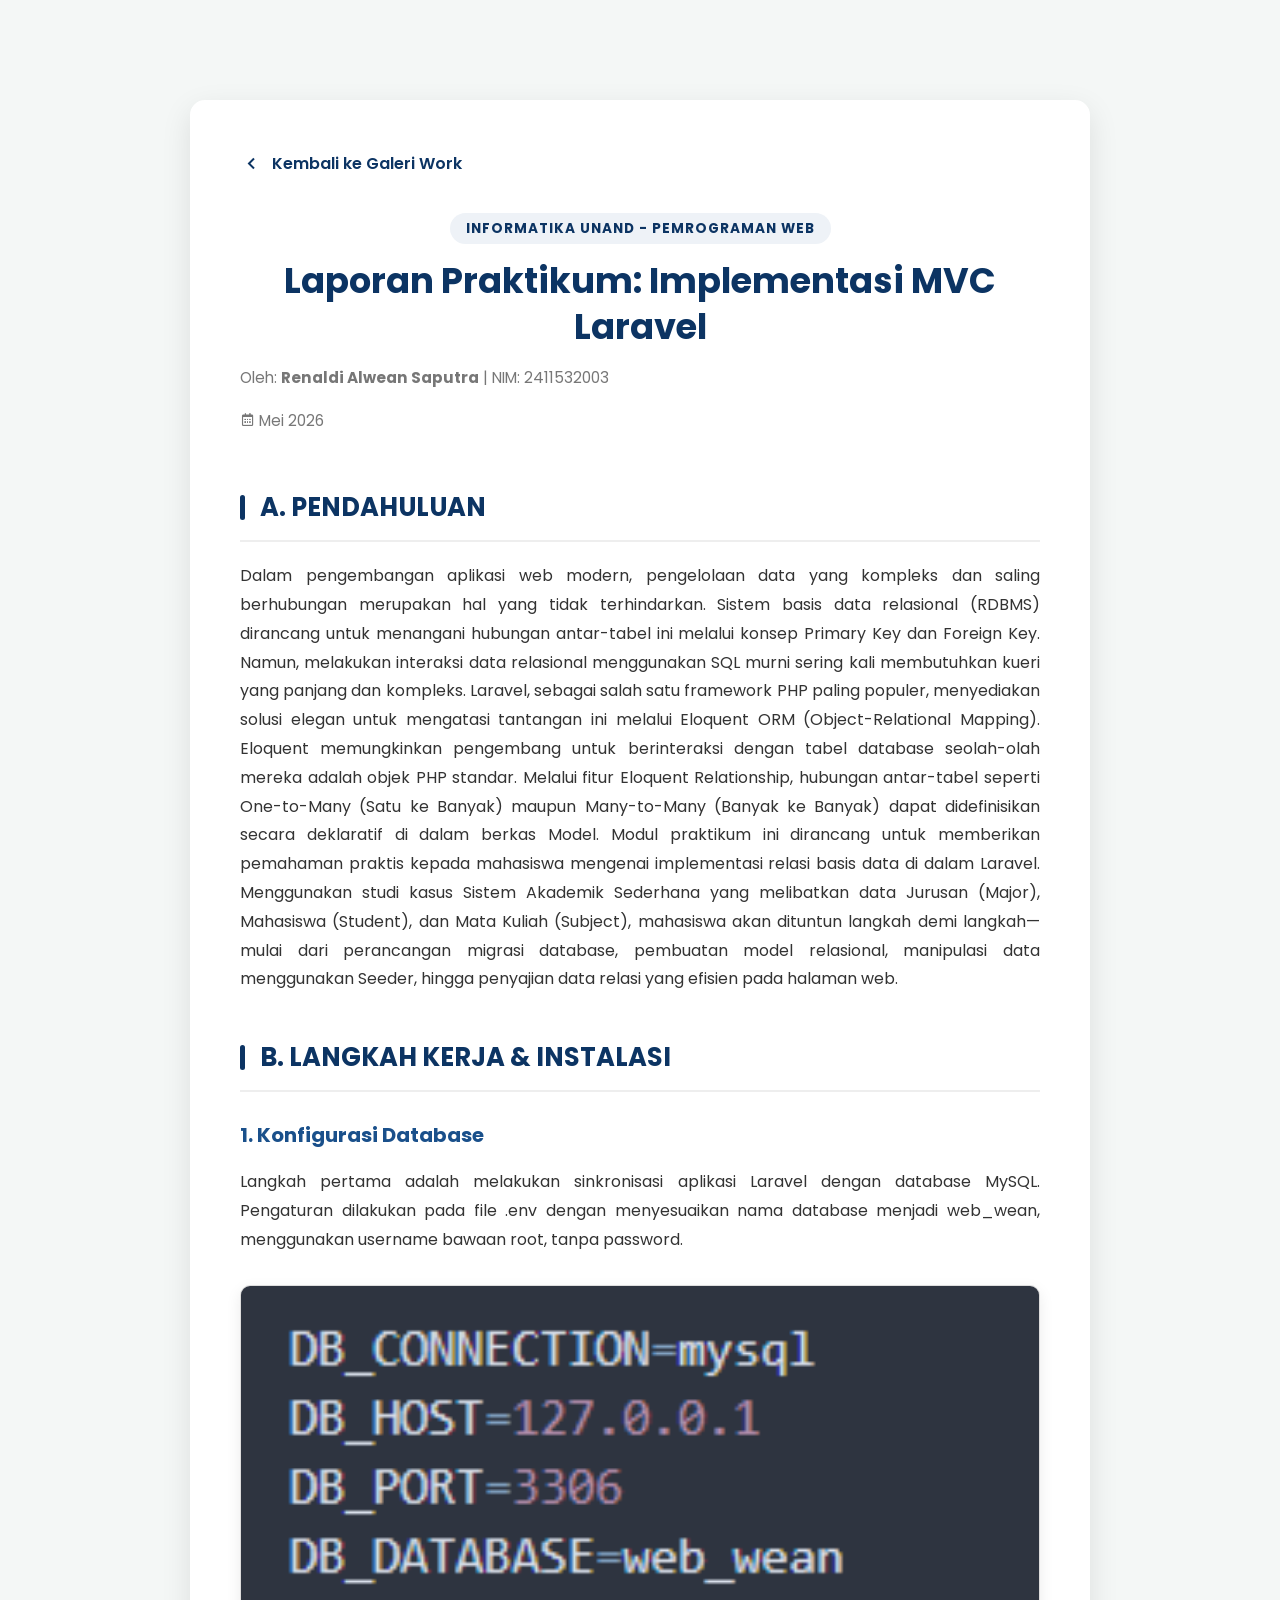
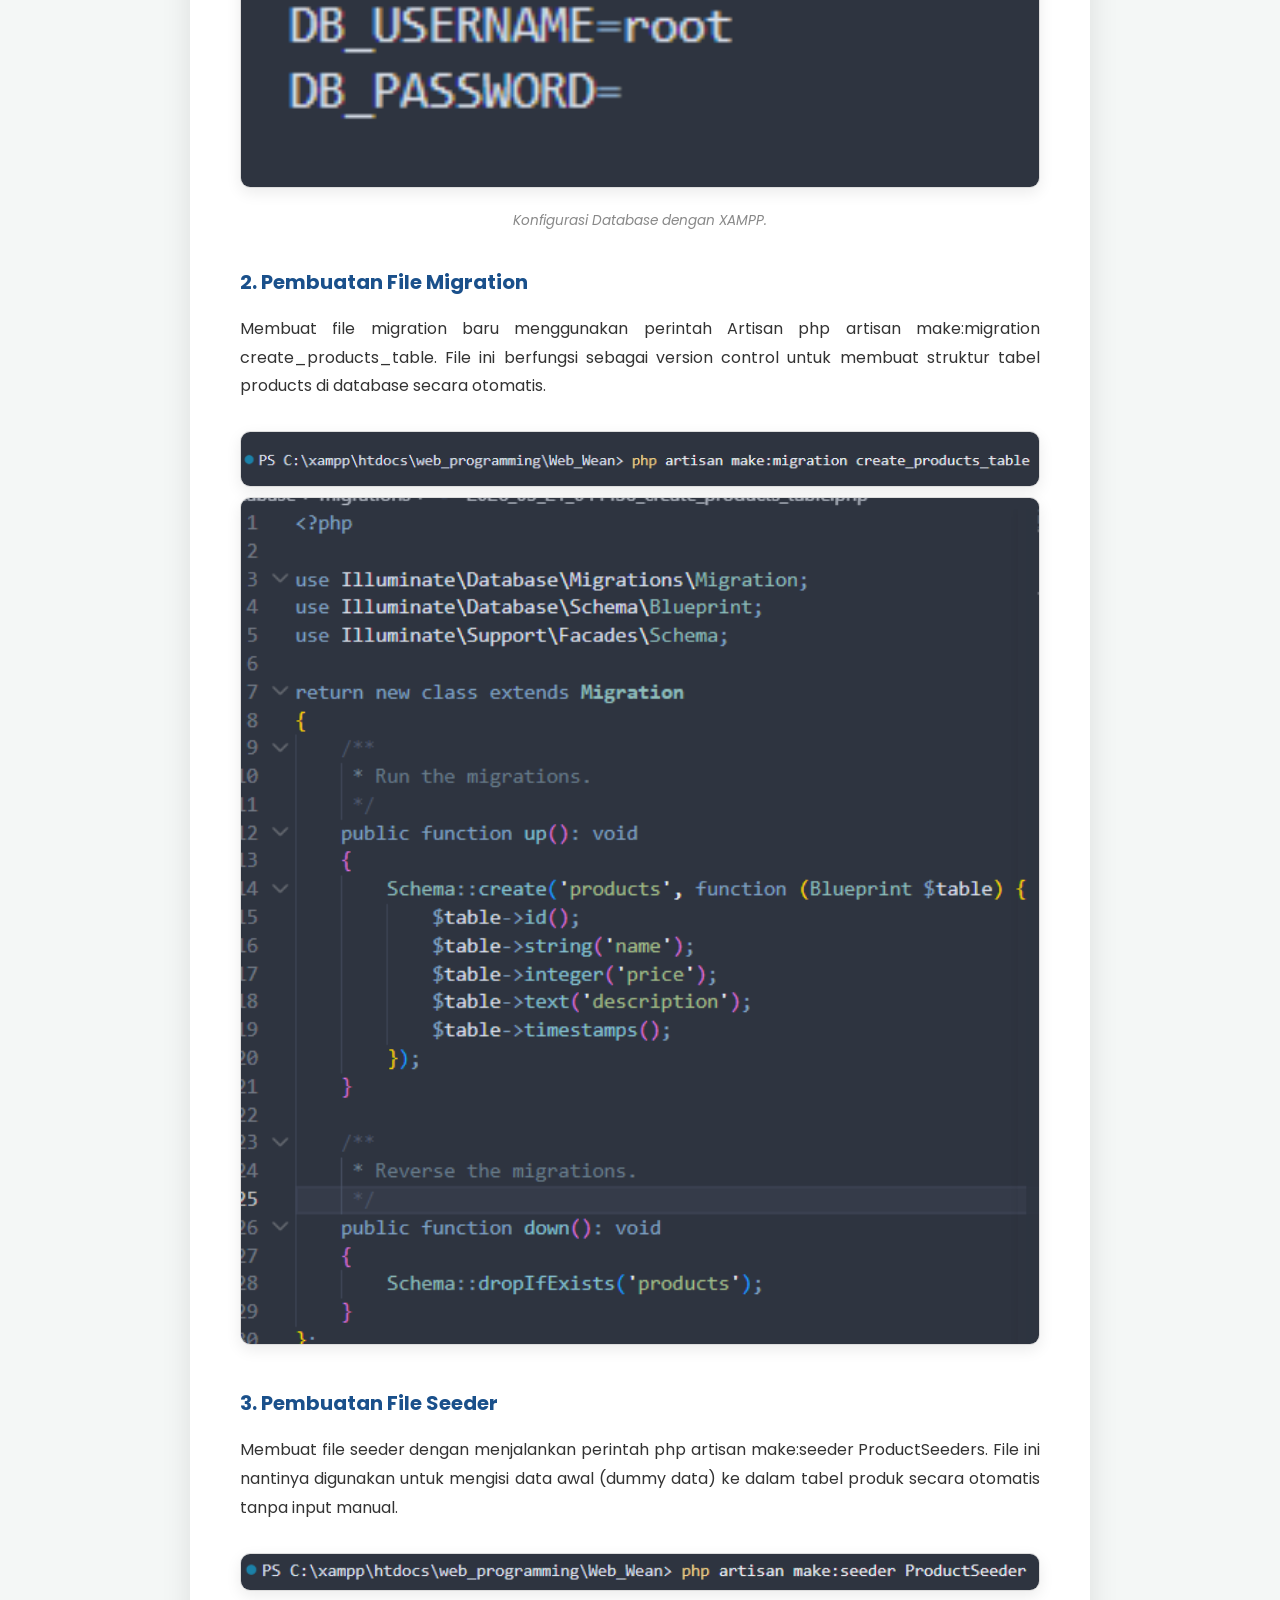
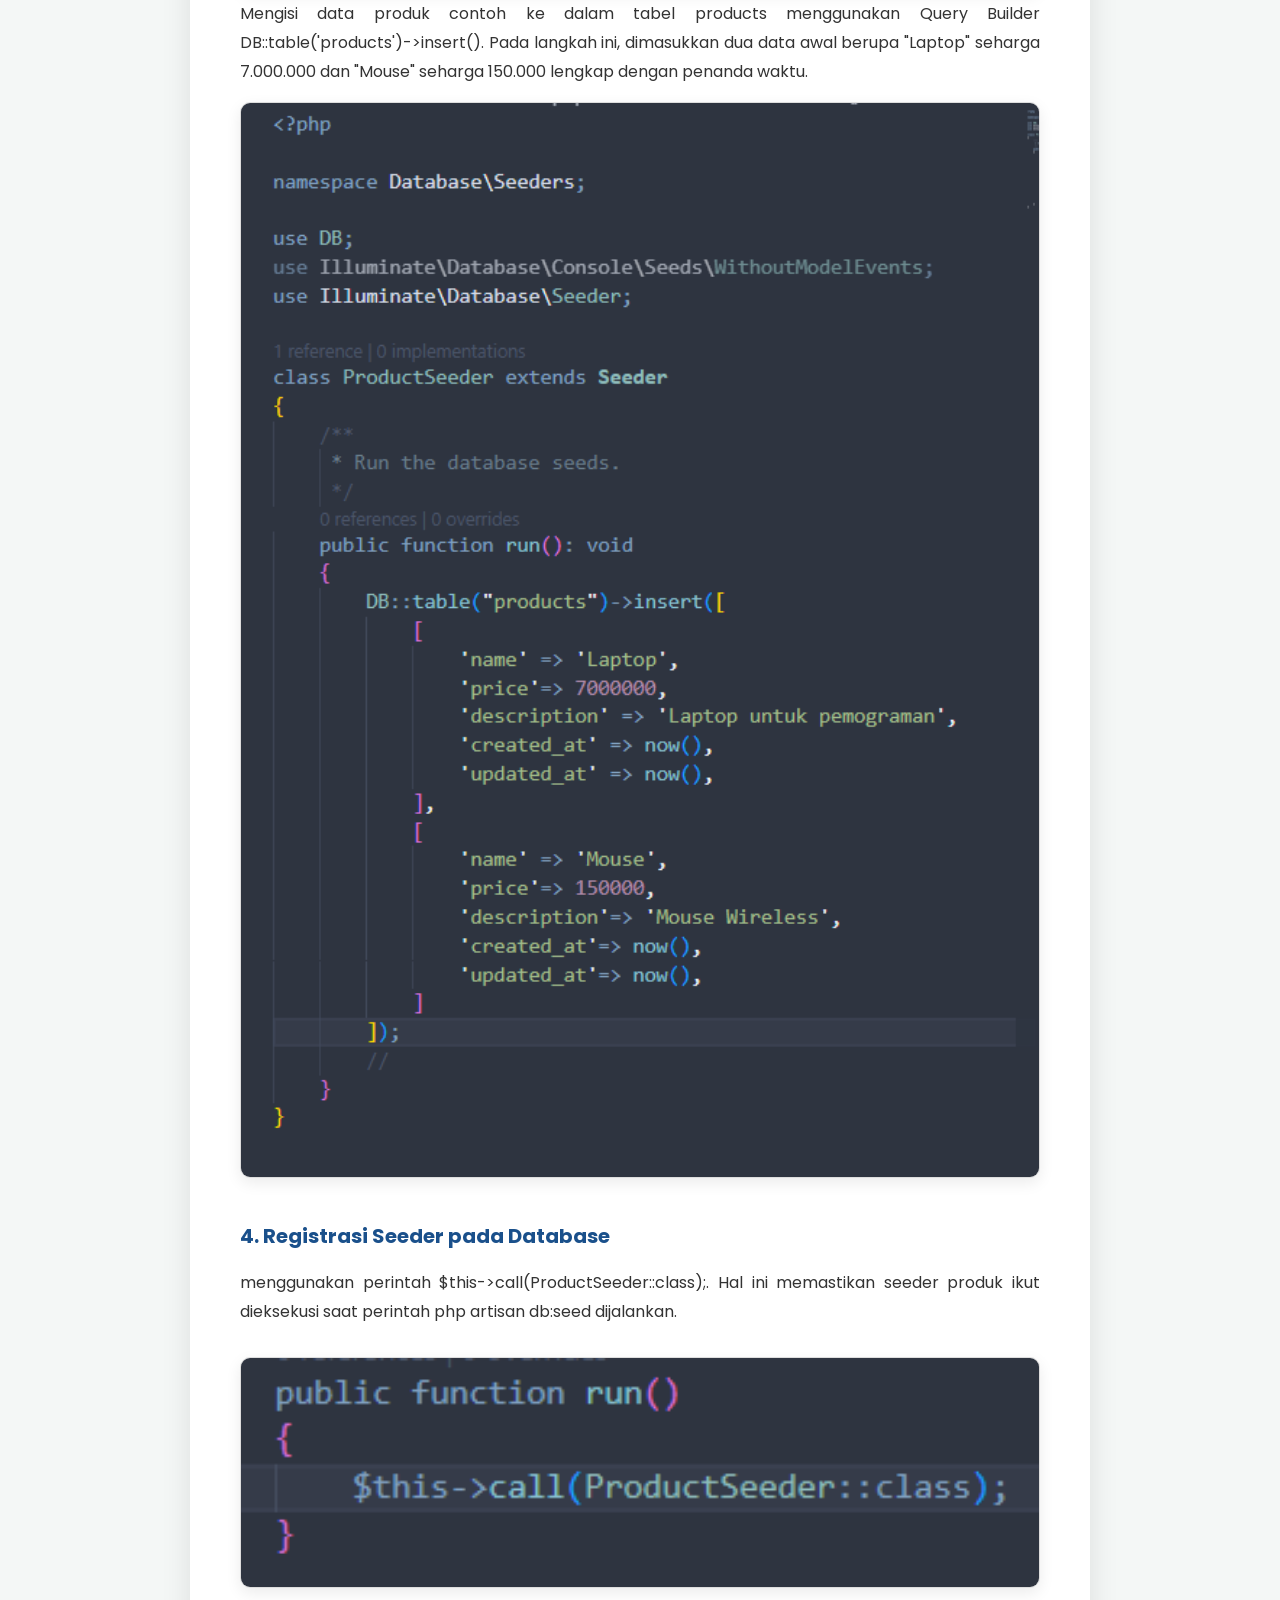
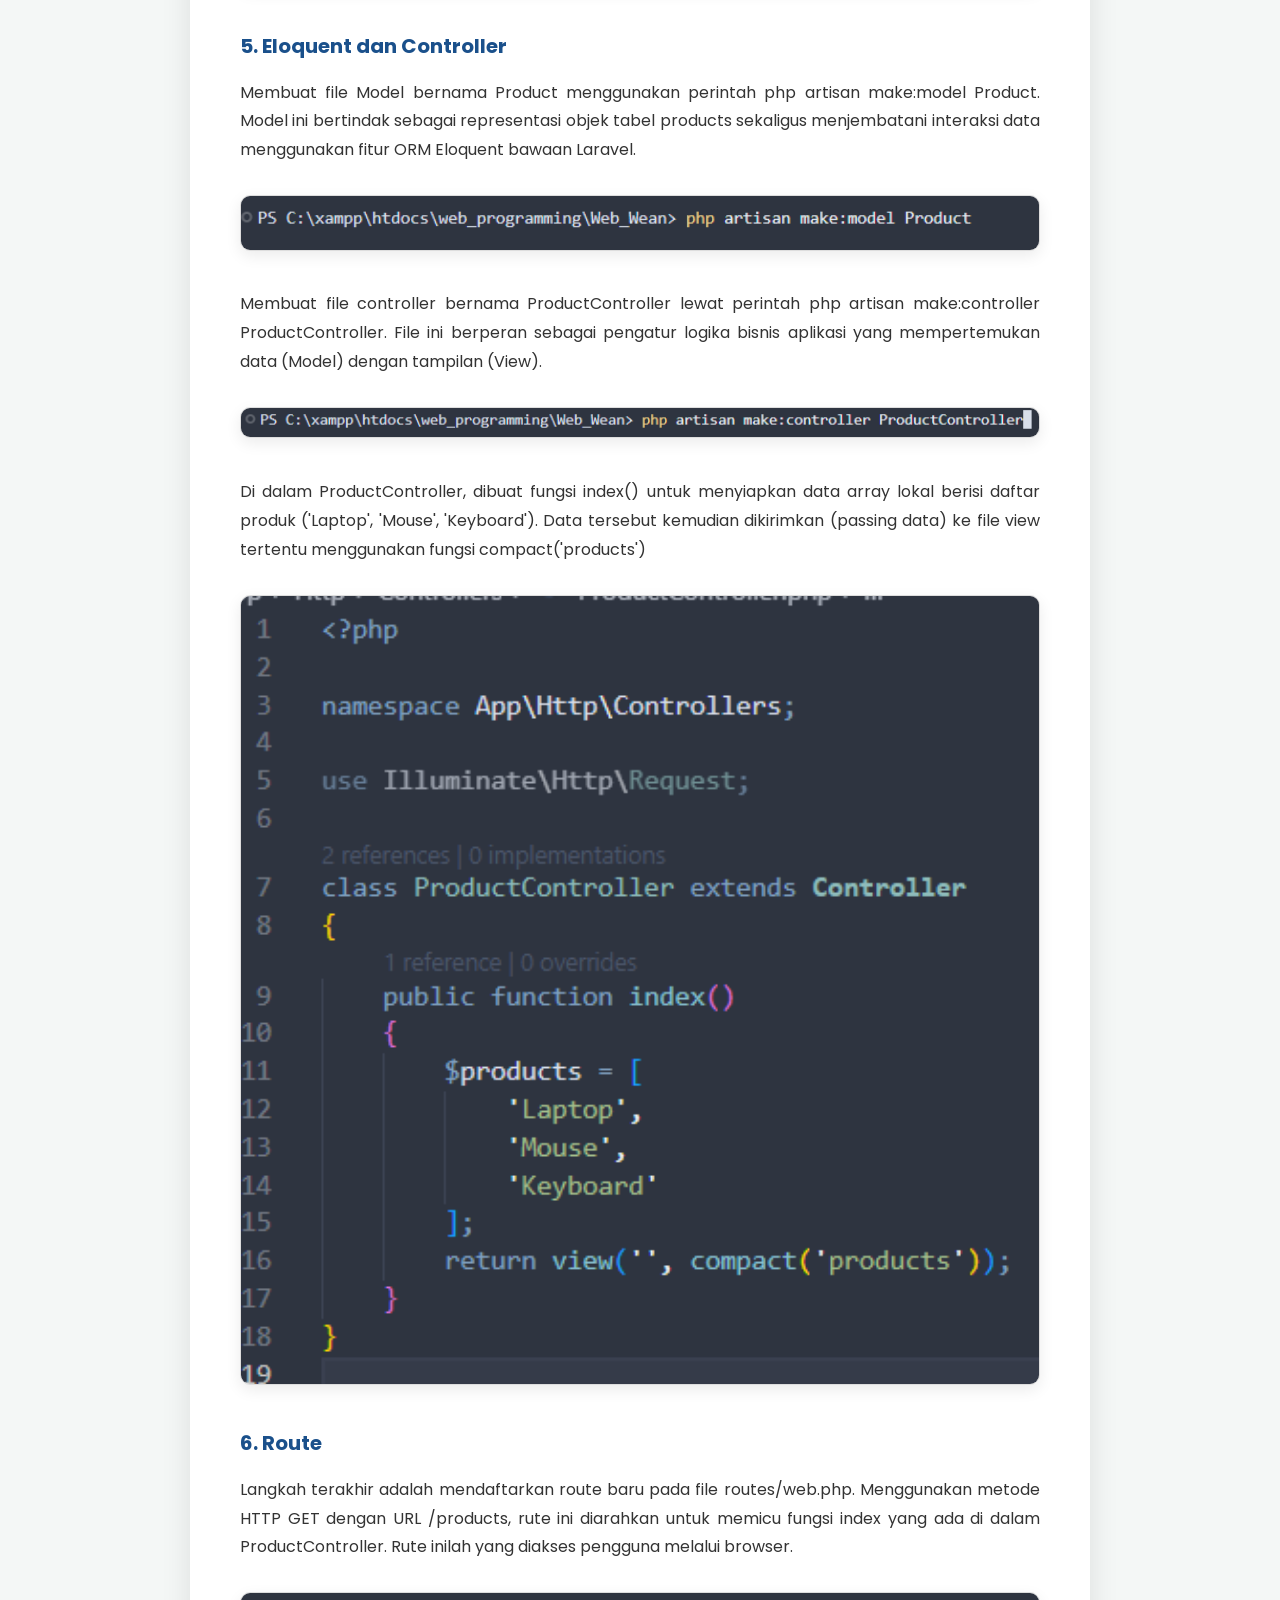
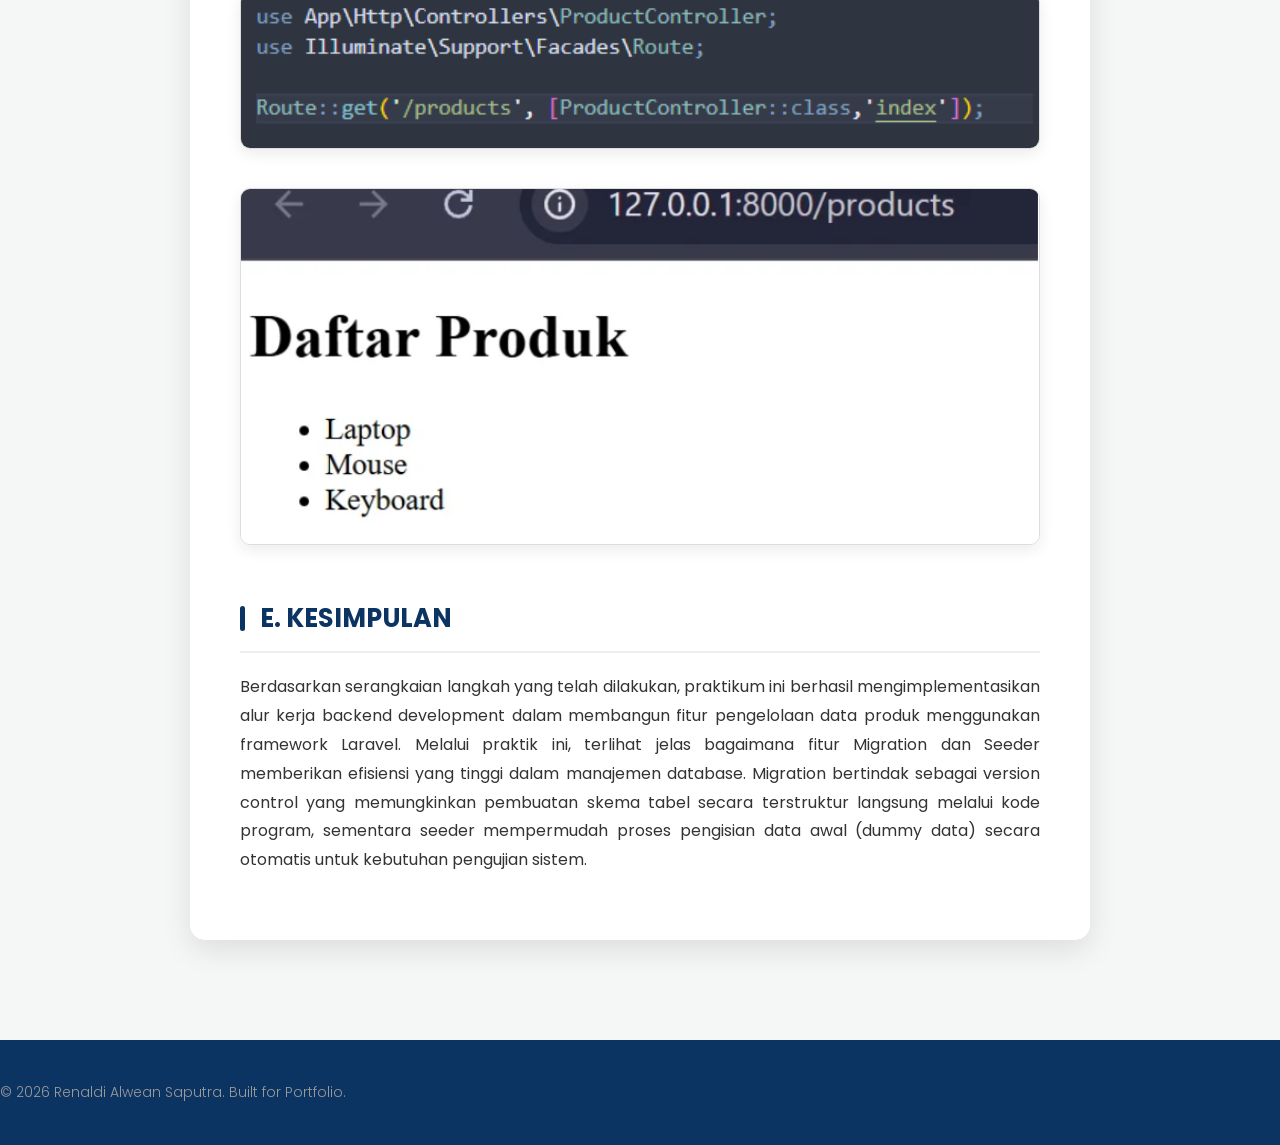
<file: mvc-laravel.html>
<!DOCTYPE html>
<html lang="id">
<head>
    <meta charset="UTF-8">
    <meta name="viewport" content="width=device-width, initial-scale=1.0">
    <title>Laporan Praktikum - MVC Laravel</title>
    <link rel="stylesheet" href="style.css">
    <link rel="stylesheet" href="https://unpkg.com/aos@next/dist/aos.css" />
    <link href='https://unpkg.com/boxicons@2.1.4/css/boxicons.min.css' rel='stylesheet'>
    <style>
        :root {
            --primary-color: #0c3463;
            --secondary-color: #1a508b;
            --text-color: #333;
            --bg-color: #f4f7f6;
            --white: #ffffff;
        }

        * {
            margin: 0;
            padding: 0;
            box-sizing: border-box;
            font-family: 'Poppins', sans-serif;
        }

        body {
            background-color: var(--bg-color);
            color: var(--text-color);
            line-height: 1.8;
        }

        /* Container Utama */
        .report-container {
            max-width: 900px;
            margin: 100px auto;
            background: var(--white);
            padding: 50px;
            border-radius: 15px;
            box-shadow: 0 10px 30px rgba(0,0,0,0.1);
        }
        .back-nav {
            margin-bottom: 30px;
        }

        .back-link {
            display: inline-flex;
            align-items: center;
            text-decoration: none;
            color: var(--primary-color);
            font-weight: 600;
            transition: 0.3s;
        }

        .back-link i {
            font-size: 1.5rem;
            margin-right: 8px;
        }

        .back-link:hover {
            transform: translateX(-5px);
        }
        header {
            text-align: center;
            margin-bottom: 50px;
        }

        .badge-dept {
            background: #eef2f7;
            color: var(--primary-color);
            padding: 6px 16px;
            border-radius: 50px;
            font-size: 0.85rem;
            font-weight: 700;
            text-transform: uppercase;
            letter-spacing: 1px;
        }

        header h1 {
            font-size: 2.2rem;
            color: var(--primary-color);
            margin: 15px 0;
            line-height: 1.3;
        }

        .meta-info {
            color: #777;
            font-size: 0.95rem;
        }
        h2 {
            color: var(--primary-color);
            font-size: 1.6rem;
            margin: 40px 0 20px;
            padding-bottom: 10px;
            border-bottom: 2px solid #eee;
            display: flex;
            align-items: center;
        }

        h2::before {
            content: '';
            width: 5px;
            height: 25px;
            background: var(--primary-color);
            margin-right: 15px;
            border-radius: 10px;
        }

        h3 {
            font-size: 1.25rem;
            margin: 25px 0 15px;
            color: var(--secondary-color);
        }

        p {
            margin-bottom: 15px;
            text-align: justify;
        }

        ul, ol {
            margin-bottom: 20px;
            padding-left: 25px;
        }

        li {
            margin-bottom: 10px;
        }
        .img-box {
            margin: 30px 0;
            text-align: center;
        }

        .img-box img {
            width: 100%;
            height: auto;
            border-radius: 10px;
            border: 1px solid #ddd;
            box-shadow: 0 5px 15px rgba(0,0,0,0.08);
            transition: 0.3s ease;
        }

        .img-box img:hover {
            transform: scale(1.01);
        }

        .caption {
            display: block;
            margin-top: 12px;
            font-size: 0.85rem;
            color: #888;
            font-style: italic;
        }

        /* Code Block */
        .code-snippet {
            background: #282c34;
            color: #abb2bf;
            padding: 20px;
            border-radius: 8px;
            font-family: 'Fira Code', 'Courier New', monospace;
            font-size: 0.9rem;
            margin: 20px 0;
            overflow-x: auto;
            position: relative;
        }

        .code-header {
            position: absolute;
            top: 0;
            right: 0;
            background: #3e4451;
            padding: 2px 10px;
            font-size: 0.7rem;
            border-radius: 0 8px 0 8px;
            color: #fff;
        }

        /* Footer */
        footer {
            text-align: center;
            padding: 40px 0;
            color: #999;
            font-size: 0.9rem;
        }

        /* Animation class */
        [data-aos] {
            pointer-events: none;
        }
        .aos-animate {
            pointer-events: auto;
        }

        @media (max-width: 768px) {
            .report-container {
                margin: 20px;
                padding: 25px;
            }
            header h1 {
                font-size: 1.8rem;
            }
        }
    </style>
</head>
<body>

    <div class="report-container" data-aos="fade-up">
        <div class="back-nav">
            <a href="work.html" class="back-link">
                <i class='bx bx-chevron-left'></i> Kembali ke Galeri Work
            </a>
        </div>

        <header>
            <span class="badge-dept">Informatika UNAND - Pemrograman Web</span>
            <h1>Laporan Praktikum: Implementasi MVC Laravel</h1>
            <div class="meta-info">
                <p>Oleh: <strong>Renaldi Alwean Saputra</strong> | NIM: 2411532003</p>
                <p><i class='bx bx-calendar'></i> Mei 2026</p>
            </div>
        </header>

        <section id="pendahuluan">
            <h2>A. PENDAHULUAN</h2>
            <p>Dalam pengembangan aplikasi web modern, pengelolaan data yang kompleks dan saling berhubungan merupakan hal yang tidak terhindarkan. Sistem basis data relasional (RDBMS) dirancang untuk menangani hubungan antar-tabel ini melalui konsep Primary Key dan Foreign Key. Namun, melakukan interaksi data relasional menggunakan SQL murni sering kali membutuhkan kueri yang panjang dan kompleks.  Laravel, sebagai salah satu framework PHP paling populer, menyediakan solusi elegan untuk mengatasi tantangan ini melalui Eloquent ORM (Object-Relational Mapping). Eloquent memungkinkan pengembang untuk berinteraksi dengan tabel database seolah-olah mereka adalah objek PHP standar. Melalui fitur Eloquent Relationship, hubungan antar-tabel seperti One-to-Many (Satu ke Banyak) maupun Many-to-Many (Banyak ke Banyak) dapat didefinisikan secara deklaratif di dalam berkas Model.  Modul praktikum ini dirancang untuk memberikan pemahaman praktis kepada mahasiswa mengenai implementasi relasi basis data di dalam Laravel. Menggunakan studi kasus Sistem Akademik Sederhana yang melibatkan data Jurusan (Major), Mahasiswa (Student), dan Mata Kuliah (Subject), mahasiswa akan dituntun langkah demi langkah—mulai dari perancangan migrasi database, pembuatan model relasional, manipulasi data menggunakan Seeder, hingga penyajian data relasi yang efisien pada halaman web.</p>
        </section>

        <section id="langkah-kerja">
            <h2>B. LANGKAH KERJA & INSTALASI</h2>
            
            <h3>1. Konfigurasi Database</h3>
            <p>Langkah pertama adalah melakukan sinkronisasi aplikasi Laravel dengan database MySQL. Pengaturan dilakukan pada file .env dengan menyesuaikan nama database menjadi web_wean, menggunakan username bawaan root, tanpa password.</p>

            <div class="img-box">
                <img src="Screenshot 2026-06-08 120104.png" alt="Instalasi XAMPP">
                <span class="caption">Konfigurasi Database dengan XAMPP.</span>
            </div>

            <h3>2. Pembuatan File Migration </h3>
            <p>Membuat file migration baru menggunakan perintah Artisan php artisan make:migration create_products_table. File ini berfungsi sebagai version control untuk membuat struktur tabel products di database secara otomatis.</p>
            
            <div class="img-box">
                <img src="Screenshot 2026-06-08 120207.png" alt="Verifikasi Terminal">
                <img src="Screenshot 2026-06-08 120438.png" alt="Verifikasi">
            </div>

            <h3>3. Pembuatan File Seeder</h3>
            <p>Membuat file seeder dengan menjalankan perintah php artisan make:seeder ProductSeeders. File ini nantinya digunakan untuk mengisi data awal (dummy data) ke dalam tabel produk secara otomatis tanpa input manual.</p>

            <div class="img-box">
                <img src="Screenshot 2026-06-08 120351.png" alt="Student Controller">
            <p>Mengisi data produk contoh ke dalam tabel products menggunakan Query Builder DB::table('products')->insert(). Pada langkah ini, dimasukkan dua data awal berupa "Laptop" seharga 7.000.000 dan "Mouse" seharga 150.000 lengkap dengan penanda waktu.</p>
                <img src="Screenshot 2026-06-08 120523.png" alt="Student Controller">
            </div>

            <h3>4. Registrasi Seeder pada Database</h3>
            <p> menggunakan perintah $this->call(ProductSeeder::class);. Hal ini memastikan seeder produk ikut dieksekusi saat perintah php artisan db:seed dijalankan.</p>

             <div class="img-box">
                <img src="Screenshot 2026-06-08 120606.png" alt="Instalasi XAMPP">
            </div>

            <h3>5. Eloquent dan Controller</h3>
            <p> Membuat file Model bernama Product menggunakan perintah php artisan make:model Product. Model ini bertindak sebagai representasi objek tabel products sekaligus menjembatani interaksi data menggunakan fitur ORM Eloquent bawaan Laravel.</p>
            <div class="img-box">
                <img src="Screenshot 2026-06-08 120652.png" alt="Instalasi XAMPP">
            </div>
            <p>Membuat file controller bernama ProductController lewat perintah php artisan make:controller ProductController. File ini berperan sebagai pengatur logika bisnis aplikasi yang mempertemukan data (Model) dengan tampilan (View).</p>
            <div class="img-box">
                <img src="Screenshot 2026-06-08 120739.png" alt="Instalasi XAMPP">
            </div>
            <p>Di dalam ProductController, dibuat fungsi index() untuk menyiapkan data array lokal berisi daftar produk ('Laptop', 'Mouse', 'Keyboard'). Data tersebut kemudian dikirimkan (passing data) ke file view tertentu menggunakan fungsi compact('products')</p>
              <div class="img-box">
                <img src="Screenshot 2026-06-08 120814.png" alt="Instalasi XAMPP">
            </div>

            <h3>6. Route</h3>
            <p>Langkah terakhir adalah mendaftarkan route baru pada file routes/web.php. Menggunakan metode HTTP GET dengan URL /products, rute ini diarahkan untuk memicu fungsi index yang ada di dalam ProductController. Rute inilah yang diakses pengguna melalui browser.</p>
            <div class="img-box">
                <img src="Screenshot 2026-06-08 120859.png" alt="Instalasi XAMPP">
            </div>
             <div class="img-box">
                <img src="Screenshot 2026-06-08 121213.png" alt="Instalasi XAMPP">
            </div>
        </section>

        <section id="kesimpulan">
            <h2>E. KESIMPULAN</h2>
            <p>Berdasarkan serangkaian langkah yang telah dilakukan, praktikum ini berhasil mengimplementasikan alur kerja backend development dalam membangun fitur pengelolaan data produk menggunakan framework Laravel. Melalui praktik ini, terlihat jelas bagaimana fitur Migration dan Seeder memberikan efisiensi yang tinggi dalam manajemen database. Migration bertindak sebagai version control yang memungkinkan pembuatan skema tabel secara terstruktur langsung melalui kode program, sementara seeder mempermudah proses pengisian data awal (dummy data) secara otomatis untuk kebutuhan pengujian sistem.</section>
    </div>

    <footer>
        <p>&copy; 2026 Renaldi Alwean Saputra. Built for Portfolio.</p>
    </footer>

    <script src="https://unpkg.com/aos@next/dist/aos.js"></script>
    <script>
        AOS.init({
            duration: 800,
            offset: 150,
            once: true
        });
    </script>
</body>
</html>
</file>
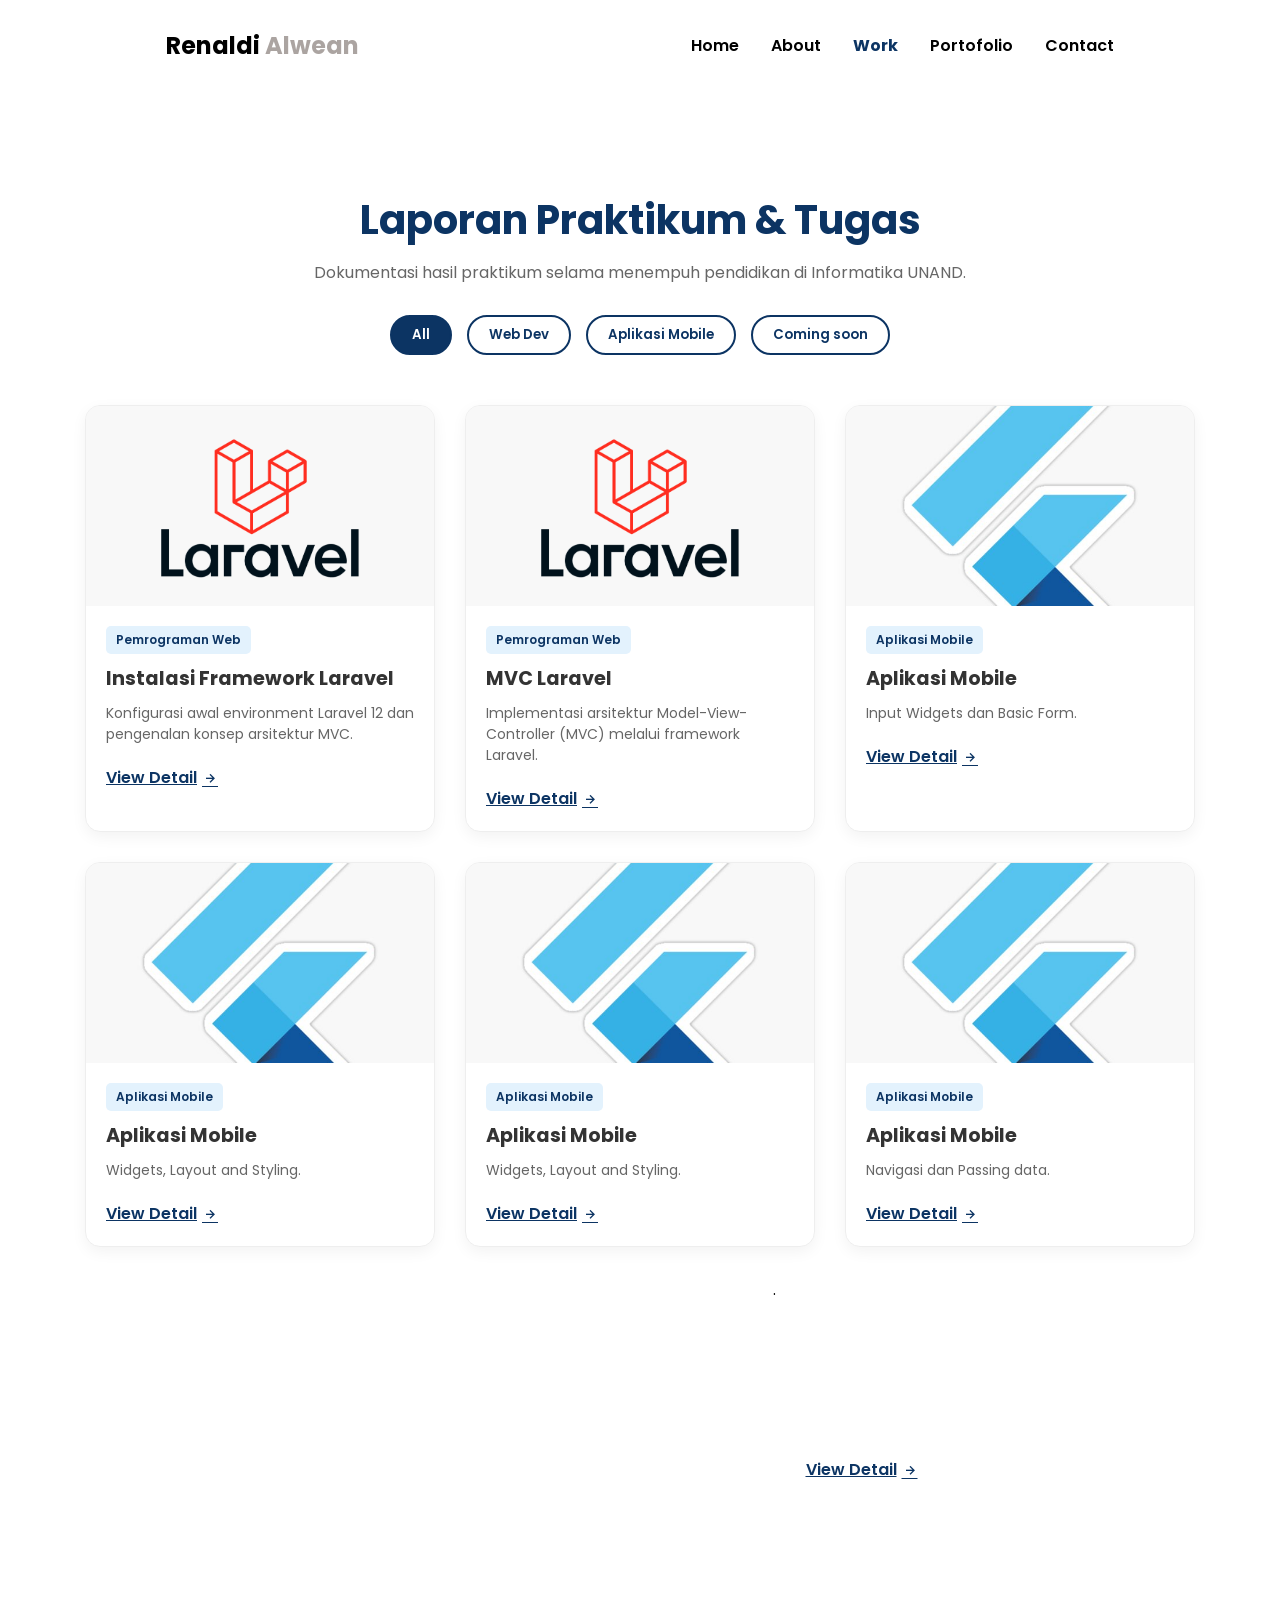
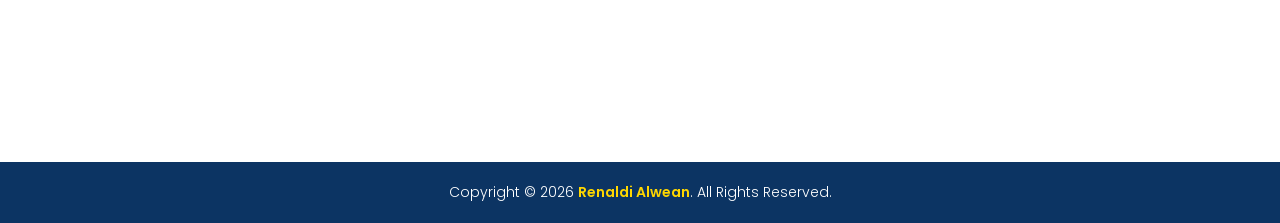
<file: work.html>
<!DOCTYPE html>
<html lang="en">

<head>
    <meta charset="UTF-8">
    <meta name="viewport" content="width=device-width, initial-scale=1.0">
    <title>Work - Laporan Praktikum</title>

    <link rel="stylesheet" href="style.css">
    <link rel="stylesheet" href="https://unpkg.com/aos@next/dist/aos.css" />
    <link href='https://unpkg.com/boxicons@2.1.4/css/boxicons.min.css' rel='stylesheet'>
</head>

<body>
    <script src="script.js" defer></script>

    <nav>
        <div class="logo">
            <h2 data-aos="zoom-in">Renaldi <span>Alwean</span></h2>
        </div>
        <div class="link">
            <ul>
                <li><a href="index.html">Home</a></li>
                <li><a href="about.html">About</a></li>
                <li><a href="work.html" style="color: rgb(12, 52, 99); font-weight: bold;">Work</a></li>
                <li><a href="portofolio.html">Portofolio</a></li>
                <li><a href="contact.html">Contact</a></li>
            </ul>
        </div>
    </nav>

    <div class="portfolio-section">

        <div class="portfolio-header" data-aos="fade-down">
            <h1>Laporan Praktikum & Tugas</h1>
            <p>Dokumentasi hasil praktikum selama menempuh pendidikan di Informatika UNAND.</p>

            <div class="portfolio-filter">
                <button class="filter-btn active" data-filter="all">All</button>
                <button class="filter-btn" data-filter="web">Web Dev</button>
                <button class="filter-btn" data-filter="ai">Aplikasi Mobile</button>
                <button class="filter-btn" data-filter="network">Coming soon</button>
            </div>
        </div>

        <div class="portfolio-container">

            <div class="portfolio-card" data-item="web" data-aos="fade-up">
                <div class="card-img">
                    <img src="laravel.png" alt="Laporan Laravel">
                </div>
                <div class="card-body">
                    <span class="badge">Pemrograman Web</span>
                    <h3>Instalasi Framework Laravel</h3>
                    <p>Konfigurasi awal environment Laravel 12 dan pengenalan konsep arsitektur MVC.</p>
                    
                    <a href="detail-laravel.html" class="read-more-btn">
                        View Detail <i class='bx bx-right-arrow-alt'></i>
                    </a>
                </div>
            </div>
            <div class="portfolio-card" data-item="web" data-aos="fade-up">
                <div class="card-img">
                    <img src="laravel.png" alt="Laporan Laravel">
                </div>
                <div class="card-body">
                    <span class="badge">Pemrograman Web</span>
                    <h3>MVC Laravel</h3>
                    <p>Implementasi arsitektur Model-View-Controller (MVC) melalui framework Laravel.</p>
                    
                    <a href="mvc-laravel.html" class="read-more-btn">
                        View Detail <i class='bx bx-right-arrow-alt'></i>
                    </a>
                </div>
            </div>

            <div class="portfolio-card" data-item="network" data-aos="fade-up" data-aos-delay="200">
                <div class="card-img">
                    <img src="flutterlogo.jpg" alt="">
                </div>
                <div class="card-body">
                    <span class="badge">Aplikasi Mobile</span>
                    <h3>Aplikasi Mobile</h3>
                    <p>Input Widgets dan Basic Form.</p>
                    
                    <a href="AplikasiMobile.html" class="read-more-btn">
                        View Detail <i class='bx bx-right-arrow-alt'></i>
                    </a>
                </div>
            </div>
            <div class="portfolio-card" data-item="web" data-aos="fade-up">
                <div class="card-img">
                    <img src="flutterlogo.jpg" alt="Laporan Laravel">
                </div>
                <div class="card-body">
                    <span class="badge">Aplikasi Mobile</span>
                    <h3>Aplikasi Mobile</h3>
                    <p>Widgets, Layout and Styling.</p>
                    
                    <a href="Aplikasimobile2.html" class="read-more-btn">
                        View Detail <i class='bx bx-right-arrow-alt'></i>
                    </a>
                </div>
            </div>
            <div class="portfolio-card" data-item="web" data-aos="fade-up">
                <div class="card-img">
                    <img src="flutterlogo.jpg" alt="Laporan Laravel">
                </div>
                <div class="card-body">
                    <span class="badge">Aplikasi Mobile</span>
                    <h3>Aplikasi Mobile</h3>
                    <p>Widgets, Layout and Styling.</p>
                    
                    <a href="Aplikasimobile3.html" class="read-more-btn">
                        View Detail <i class='bx bx-right-arrow-alt'></i>
                    </a>
                </div>
            </div>
             <div class="portfolio-card" data-item="web" data-aos="fade-up">
                <div class="card-img">
                    <img src="flutterlogo.jpg" alt="Laporan Laravel">
                </div>
                <div class="card-body">
                    <span class="badge">Aplikasi Mobile</span>
                    <h3>Aplikasi Mobile</h3>
                    <p>Navigasi dan Passing data.</p>
                    
                    <a href="Aplikasimobile4.html" class="read-more-btn">
                        View Detail <i class='bx bx-right-arrow-alt'></i>
                    </a>
                </div>
            </div>
            <div class="portfolio-card" data-item="web" data-aos="fade-up">
                <div class="card-img">
                    <img src="flutterlogo.jpg" alt="Laporan Laravel">
                </div>
                <div class="card-body">
                    <span class="badge">Aplikasi Mobile</span>
                    <h3>Aplikasi Mobile</h3>
                    <p>Arsitektur Navigasi dan Integrasi SQlite.</p>
                    
                    <a href="Aplikasimobile5.html" class="read-more-btn">
                        View Detail <i class='bx bx-right-arrow-alt'></i>
                    </a>
                </div>
            </div>
                    <h3></h3>
                    <p>.</p>
                    
                    <a href="AplikasiMobile.html" class="read-more-btn">
                        View Detail <i class='bx bx-right-arrow-alt'></i>
                    </a>
                </div>
            </div>

        </div>
    </div>

    <script src="https://unpkg.com/aos@next/dist/aos.js"></script>
    <script>AOS.init({ offset: 50 });</script>
    
    <footer>
        <p>Copyright &copy; 2026 <strong>Renaldi Alwean</strong>. All Rights Reserved.</p>
    </footer>

    <script>
        const filterButtons = document.querySelectorAll('.filter-btn');
        const cards = document.querySelectorAll('.portfolio-card');

        filterButtons.forEach(button => {
            button.addEventListener('click', () => {
                filterButtons.forEach(btn => btn.classList.remove('active'));
                button.classList.add('active');

                const filterValue = button.getAttribute('data-filter');

                cards.forEach(card => {
                    if (filterValue === 'all' || card.getAttribute('data-item') === filterValue) {
                        card.style.display = 'block';
                    } else {
                        card.style.display = 'none';
                    }
                });
            });
        });
    </script>
</body>

</html>
</file>
<file: style.css>
@import url('https://fonts.googleapis.com/css2?family=Poppins:wght@200;300;500;600;700;900&display=swap');


* {
    margin: 0;
    padding: 0;
    font-family: 'Poppins', sans-serif;
    box-sizing: border-box;
}

body {
    width: 100%;
    min-height: 100vh;
    overflow-x: hidden;
    overflow-y: auto;
}

nav {
    width: 100%;
    height: 10vh;
    display: flex;
    justify-content: space-around;
    align-items: center;
}

nav .logo h2 span {
    color: rgb(171, 164, 161);
}

nav .link ul {
    display: flex;
    align-items: center;
    justify-content: center;
    gap: 2rem;
    list-style: none;
}

nav .link ul li a {
    position: relative;
    text-decoration: none;
    color: black;
    font-weight: 600;
}

nav .link ul li a::before {
    content: "";
    position: absolute;
    left: 0;
    bottom: -4px;
    height: 3.5px;
    border-radius: 20px;
    background-color: rgb(36, 69, 142);
    width: 100%;
    scale: 0;
    transition: 0.2s ease-in-out;
}

nav .link ul li a:hover::before {
    scale: 1;
}

.main {
    width: 100%;
    height: 90vh;
    display: flex;
    align-items: center;
    justify-content: center;
    gap: 2rem;
}

.main .men {
    width: 300px;
    height: 300px;
    border-radius: 50%;
    object-fit: cover;

    filter: grayscale(100%);
    transition: filter 0.5s ease, transform 0.5s cubic-bezier(0.34, 1.56, 0.64, 1);

    cursor: pointer;
    border: 5px solid white;
    box-shadow: 0 4px 8px rgba(0, 0, 0, 0.2);
    transform-origin: center;
}

.main .men:hover {
    filter: grayscale(0%);
    transform: scale(1.1);
    box-shadow: 0 15px 30px rgba(0, 0, 0, 0.3);
}

.main .main-detail {
    text-align: center;
    color: black;
}

.main .main-detail p {
    font-size: 20px;
    font-weight: 700;
}

.main .main-detail h1 {
    font-size: clamp(40px, 5px + 5vw, 70px);
    color: rgb(26, 40, 56);
    text-shadow: 0 0 2px rgb(114, 109, 106);
}

.main .main-detail h4 {
    font-size: 30px;
    margin-bottom: 20px;
}

.main .btn button {
    padding: 8px 20px;
    border-radius: 30px;
    margin-right: 1rem;
    margin-bottom: 30px;
    border: 2px solid black;
    outline: none;
    cursor: pointer;
    transition: 0.5s linear;
}

.main .btn .btn-1 {
    background-color: white;
    color: black;
    transition: 0.3s linear;
}

.main .btn .btn-2 {
    background-color: black;
    color: white;
    transition: 0.3s linear;
}

.main .btn .btn-1:hover {
    background-color: black;
    color: white;
    box-shadow: 0 0 5px 2px black;
}

.main .btn .btn-2:hover {
    background-color: white;
    color: black;
    box-shadow: 0 0 5px 2px black;
}

.social i {
    color: black;
    font-size: 40px;
    border-radius: 50%;
    margin: 0 14px;
    cursor: pointer;
    transition: 0.3s linear;
}

.social i:hover {
    color: white;
    background-color: black;
    box-shadow: 0 0 10px 5px rgb(150, 142, 139);
}

.main-detail p {
    text-align: center;
    margin-left: auto;
    margin-right: auto;
    max-width: 650px;
    width: 100%;
    font-size: 10px;
    color: #6c757d;
    line-height: 1.6;
    margin-top: 10px;
}

.cursor-dot {
    width: 15px;
    height: 15px;
    border-radius: 50%;
    position: fixed;
    transform: translate(-50%, -50%);
    opacity: 0.4;
    mix-blend-mode: screen;
    pointer-events: none;
    z-index: 9999;
    animation: fadeOut 1s linear forwards;
    filter: blur(2px);
}

@keyframes fadeOut {
    0% {
        transform: translate(-50%, -50%) scale(1);
        opacity: 0.4;
    }

    100% {
        transform: translate(-50%, -50%) scale(0);
        opacity: 0;
    }
}

.about-container {
    max-width: 1100px;
    margin: 0 auto;
    padding: 50px 20px;
    color: black;
}

.about-header {
    display: flex;
    align-items: center;
    justify-content: center;
    gap: 50px;
    margin-bottom: 80px;
}

.fotoabout {
    width: 300px;
    height: 300px;
    object-fit: cover;

    filter: grayscale(100%);
    transition: filter 0.5s ease, transform 0.5s cubic-bezier(0.34, 1.56, 0.64, 1);

    cursor: pointer;
    border: 5px solid white;
    box-shadow: 0 4px 8px rgba(0, 0, 0, 0.2);
    transform-origin: center;
}

.fotoabout:hover {
    filter: grayscale(0%);
    transform: scale(1.1);
    box-shadow: 0 15px 30px rgba(0, 0, 0, 0.3);
}

.about-text h1 {
    font-size: clamp(30px, 4vw, 50px);
    color: rgb(12, 52, 99);
    margin-bottom: 10px;
}

.about-text h4 {
    font-size: 20px;
    color: #555;
    margin-bottom: 20px;
    font-weight: 500;
}

.about-text p {
    font-size: 16px;
    color: #6c757d;
    line-height: 1.8;
    margin-bottom: 15px;
}

.resume-section {
    display: flex;
    flex-wrap: wrap;
    justify-content: space-between;
    gap: 50px;
}

.resume-col {
    flex: 1;
    min-width: 300px;
}

.section-title {
    font-size: 24px;
    font-weight: 700;
    color: rgb(12, 52, 99);
    margin-bottom: 30px;
    border-bottom: 2px solid rgb(171, 164, 161);
    display: inline-block;
    padding-bottom: 5px;
}

.timeline-box {
    position: relative;
    padding-left: 30px;
    border-left: 3px solid #ddd;
    margin-bottom: 40px;
}

.timeline-box::before {
    content: '';
    position: absolute;
    left: -11px;
    top: 0;
    width: 15px;
    height: 15px;
    background: white;
    border: 4px solid rgb(12, 52, 99);
    border-radius: 50%;
}

.timeline-year {
    font-weight: 700;
    color: rgb(12, 52, 99);
    font-size: 14px;
    display: block;
    margin-bottom: 5px;
}

.timeline-degree {
    font-size: 18px;
    font-weight: 600;
    color: black;
    margin-bottom: 5px;
}

.timeline-uni {
    font-size: 14px;
    color: #666;
}

.skill-item {
    margin-bottom: 25px;
}

.skill-info {
    display: flex;
    justify-content: space-between;
    font-weight: 600;
    margin-bottom: 8px;
    color: black;
}

.progress-bg {
    width: 100%;
    height: 10px;
    background-color: #eee;
    border-radius: 10px;
    overflow: hidden;
}

.progress-fill {
    height: 100%;
    background-color: rgb(12, 52, 99);
    border-radius: 10px;
    width: 0;
    transition: width 1.5s ease-in-out;
}

.contact-container {
    max-width: 1100px;
    margin: 0 auto;
    padding: 100px 20px 50px;
    display: flex;
    flex-wrap: wrap;
    gap: 50px;
    justify-content: center;
}

.contact-info-col {
    flex: 1;
    min-width: 300px;
}

.contact-title {
    font-size: 2.5rem;
    color: rgb(12, 52, 99);
    margin-bottom: 20px;
}

.contact-desc {
    color: #666;
    margin-bottom: 40px;
    line-height: 1.6;
}

.info-item {
    display: flex;
    align-items: center;
    margin-bottom: 25px;
}

.info-icon {
    font-size: 24px;
    color: rgb(12, 52, 99);
    margin-right: 15px;
    background: #f0f0f0;
    padding: 10px;
    border-radius: 50%;
}

.info-content h4 {
    font-size: 16px;
    margin-bottom: 5px;
    color: #333;
}

.info-content p {
    font-size: 14px;
    color: #666;
}

.contact-form-col {
    flex: 1.5;
    min-width: 300px;
    background: #fff;
    padding: 30px;
    border-radius: 15px;
    box-shadow: 0 5px 20px rgba(0, 0, 0, 0.05);
    border: 1px solid #eee;
}

.form-group {
    margin-bottom: 20px;
}

.form-group label {
    display: block;
    margin-bottom: 8px;
    font-weight: 500;
    font-size: 14px;
    color: #333;
}

.required-star {
    color: red;
    margin-left: 3px;
}

.form-control {
    width: 100%;
    padding: 12px 15px;
    border: 2px solid #ddd;
    border-radius: 8px;
    font-family: 'Poppins', sans-serif;
    font-size: 14px;
    transition: 0.3s;
    outline: none;
}

.form-control.valid {
    border-color: #28a745;
    background-color: #f8fff9;
}

.form-control.invalid {
    border-color: #dc3545;
    background-color: #fff8f8;
}

.error-msg {
    font-size: 12px;
    color: #dc3545;
    margin-top: 5px;
    display: none;
}

.form-control.invalid+.error-msg {
    display: block;
}

textarea.form-control {
    resize: vertical;
    min-height: 120px;
}

.form-check {
    display: flex;
    align-items: center;
    margin-bottom: 25px;
    font-size: 14px;
}

.form-check input {
    margin-right: 10px;
    width: 18px;
    height: 18px;
    cursor: pointer;
}

.submit-btn {
    background-color: rgb(12, 52, 99);
    color: white;
    padding: 12px 30px;
    border: none;
    border-radius: 30px;
    cursor: pointer;
    font-weight: 600;
    transition: 0.3s;
    width: 100%;
}

.submit-btn:disabled {
    background-color: #ccc;
    cursor: not-allowed;
    opacity: 0.7;
}

.submit-btn:not(:disabled):hover {
    box-shadow: 0 5px 15px rgba(12, 52, 99, 0.4);
    transform: translateY(-2px);
}

.portfolio-section {
    max-width: 1200px;
    margin: 0 auto;
    padding: 100px 20px 50px;
}

.portfolio-header {
    text-align: center;
    margin-bottom: 50px;
}

.portfolio-header h1 {
    font-size: 2.5rem;
    color: rgb(12, 52, 99);
    margin-bottom: 10px;
}

.portfolio-header p {
    color: #666;
    margin-bottom: 30px;
}

.portfolio-filter {
    display: flex;
    justify-content: center;
    gap: 15px;
    flex-wrap: wrap;
}

.filter-btn {
    padding: 8px 20px;
    border: 2px solid rgb(12, 52, 99);
    border-radius: 25px;
    background: transparent;
    color: rgb(12, 52, 99);
    cursor: pointer;
    font-weight: 600;
    transition: 0.3s;
}

.filter-btn.active,
.filter-btn:hover {
    background: rgb(12, 52, 99);
    color: white;
}

.portfolio-container {
    display: flex;
    flex-wrap: wrap;
    gap: 30px;
    justify-content: center;
}

.portfolio-card {
    background: white;
    border-radius: 15px;
    overflow: hidden;
    box-shadow: 0 5px 15px rgba(0, 0, 0, 0.05);
    width: 350px;
    transition: 0.3s ease;
    border: 1px solid #eee;


    animation: fadeIn 0.5s ease;
}

@keyframes fadeIn {
    from {
        opacity: 0;
        transform: translateY(20px);
    }

    to {
        opacity: 1;
        transform: translateY(0);
    }
}

.portfolio-card:hover {
    transform: translateY(-10px);
    box-shadow: 0 15px 30px rgba(0, 0, 0, 0.1);
}

.card-img {
    width: 100%;
    height: 200px;
    overflow: hidden;
}

.card-img img {
    width: 100%;
    height: 100%;
    object-fit: cover;
    transition: 0.5s;
}

.portfolio-card:hover .card-img img {
    transform: scale(1.1);
}

.card-body {
    padding: 20px;
}

.card-body .badge {
    background-color: #e3f2fd;
    color: rgb(12, 52, 99);
    padding: 5px 10px;
    border-radius: 5px;
    font-size: 12px;
    font-weight: 600;
    display: inline-block;
    margin-bottom: 10px;
}

.card-body h3 {
    font-size: 1.2rem;
    color: #333;
    margin-bottom: 10px;
}

.card-body p {
    font-size: 14px;
    color: #666;
    margin-bottom: 20px;
    line-height: 1.5;
}

.read-more-btn {
    border: none;
    background: none;
    color: rgb(12, 52, 99);
    font-weight: 600;
    cursor: pointer;
    display: flex;
    align-items: center;
    gap: 5px;
    transition: 0.3s;
    padding: 0;
}

.read-more-btn:hover {
    gap: 10px;
}

.modal {
    display: none;
    position: fixed;
    z-index: 9999;
    left: 0;
    top: 0;
    width: 100%;
    height: 100%;
    background-color: rgba(0, 0, 0, 0.8);
    justify-content: center;
    align-items: center;
    padding: 20px;
}

.modal-content {
    background-color: white;
    width: 100%;
    max-width: 800px;
    border-radius: 15px;
    position: relative;
    display: flex;
    flex-direction: column;
    overflow: hidden;
    animation: zoomIn 0.3s ease;
}

@keyframes zoomIn {
    from {
        transform: scale(0.8);
        opacity: 0;
    }

    to {
        transform: scale(1);
        opacity: 1;
    }
}

.modal-content img {
    width: 100%;
    height: 300px;
    object-fit: cover;
}

.modal-text {
    padding: 30px;
}

.modal-text h2 {
    color: rgb(12, 52, 99);
    margin: 10px 0;
}

.modal-text p {
    color: #555;
    line-height: 1.6;
    margin-bottom: 20px;
}

.modal-links {
    display: flex;
    gap: 15px;
}

.btn-modal {
    padding: 10px 20px;
    text-decoration: none;
    border-radius: 5px;
    font-weight: 600;
}

.btn-modal.primary {
    background: rgb(12, 52, 99);
    color: white;
}

.btn-modal.secondary {
    background: #eee;
    color: #333;
}

.close-modal {
    position: absolute;
    top: 15px;
    right: 20px;
    color: white;
    font-size: 30px;
    font-weight: bold;
    cursor: pointer;
    background: rgba(0, 0, 0, 0.5);
    width: 40px;
    height: 40px;
    border-radius: 50%;
    display: flex;
    justify-content: center;
    align-items: center;
    transition: 0.3s;
}

footer {
    background-color: rgb(12, 52, 99);
    color: white;
    text-align: center;
    padding: 20px 0;
    margin-top: 50px;
    width: 100%;
}

footer p {
    font-size: 14px;
    font-weight: 300;
    margin: 0;
}

footer strong {
    font-weight: 600;
    color: #ffd700;
}

.footer-home {
    position: fixed;
    left: 0;
    bottom: 0;
    width: 100%;
    z-index: 100;
    margin-top: 0;
}

.close-modal:hover {
    background: red;
}

.map-box {
    width: 100%;
    margin-top: 20px;
}

.map-box iframe {
    width: 100%;
    height: 250px;
    border-radius: 15px;
    box-shadow: 0 5px 15px rgba(0, 0, 0, 0.1);
    border: 2px solid #eee;
}

@media (max-width:768px) {
    nav .link {
        display: none;
    }

    .main {
        display: flex;
        flex-direction: column;
    }

    .img-term {
        display: flex;
        justify-content: center;
    }

    .men {
        width: 350px;
        height: 350px;
        border-radius: 50%;
        object-fit: cover;
    }

    .about-header {
        flex-direction: column;
        text-align: center;
        gap: 30px;
    }

    .resume-section {
        flex-direction: column;
    }

    .timeline-box {
        text-align: left;
    }

    .contact-container {
        flex-direction: column-reverse;
    }

    .portfolio-container {
        flex-direction: column;
        align-items: center;
    }

    .portfolio-card {
        width: 100%;
    }

    footer {
        padding: 15px 10px;
        font-size: 12px;
    }

    .footer-home {
        position: relative;
    }
}

.map-box iframe {
    height: 300px;
}
</file>
